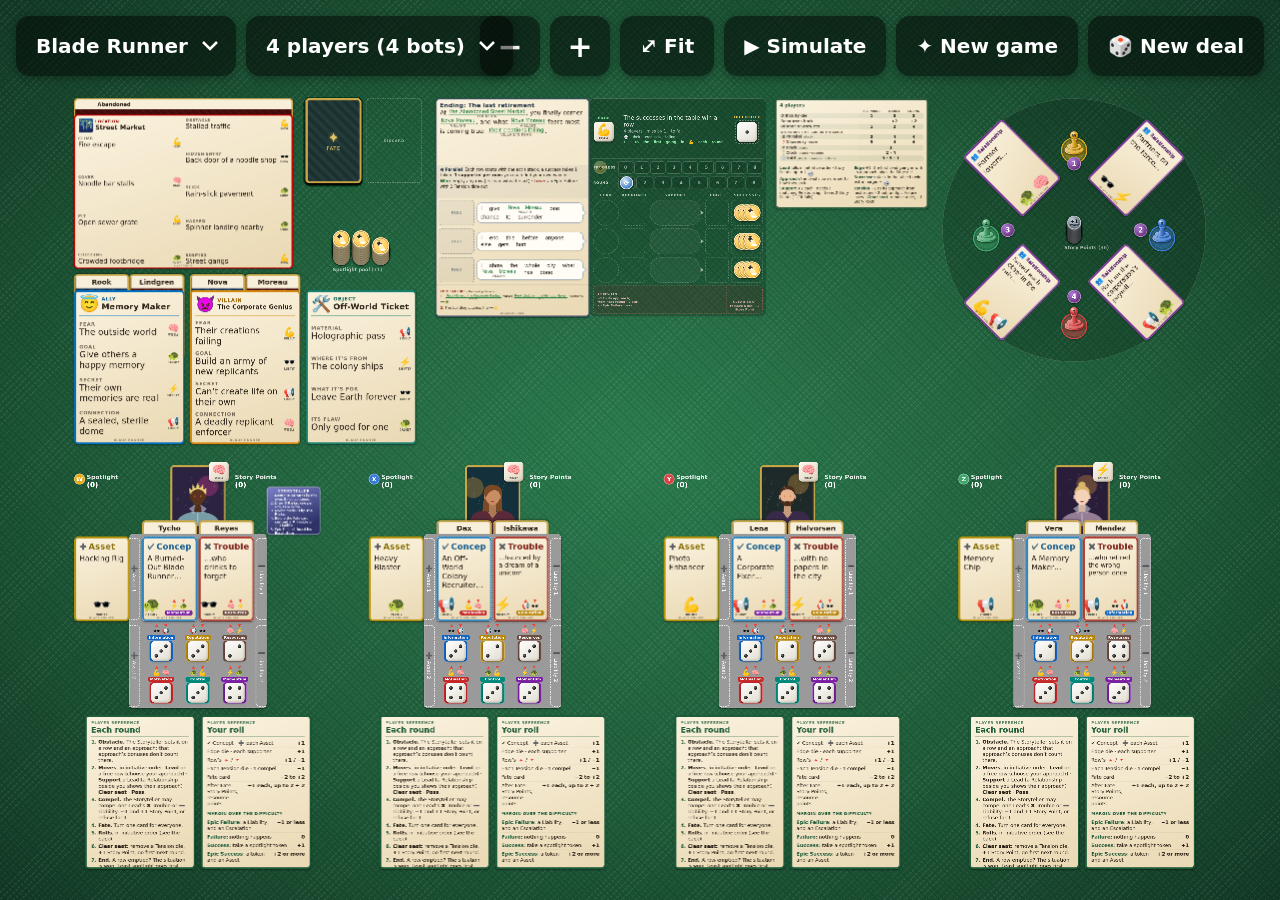
<file: index.html>
<!doctype html>
<html lang="en">
<head>
  <meta charset="utf-8">
  <meta name="viewport" content="width=device-width, initial-scale=1, maximum-scale=1, user-scalable=no">
  <title>Card RPG – Playtest Table</title>
  <link rel="preconnect" href="https://fonts.googleapis.com">
  <link rel="preconnect" href="https://fonts.gstatic.com" crossorigin>
  <link href="https://fonts.googleapis.com/css2?family=Roboto+Condensed:wght@700;800&display=swap" rel="stylesheet">
  <link rel="stylesheet" href="style.css">
</head>
<body>
  <div id="table"><div id="world"></div></div>

  <div id="theme-hud">
    <div id="set-picker">
      <button id="set-btn" type="button" aria-haspopup="true" aria-label="Card sets">Blade Runner</button>
      <div id="set-menu" role="group" aria-label="Card sets" hidden></div>
    </div>
    <select id="players-select" aria-label="Number of players"></select>
  </div>

  <div id="hud">
    <button id="zoom-out-btn" type="button" aria-label="Zoom out">−</button>
    <button id="zoom-in-btn" type="button" aria-label="Zoom in">+</button>
    <button id="fit-btn" type="button">⤢ Fit</button>
    <button id="sim-btn" type="button">▶ Simulate</button>
    <button id="new-game-btn" type="button">✦ New game</button>
    <button id="start-game-btn" type="button" hidden disabled>▶ Start game</button>
    <button id="reset-btn" type="button">🎲 New deal</button>
  </div>

  <div id="sim-panel" hidden>
    <div class="sim-head">
      <span>Gameplay simulator</span>
      <button id="sim-close" type="button" aria-label="Close simulator">✕</button>
    </div>
    <!-- Buttons stay put at the top while the step text below changes length. -->
    <div class="sim-buttons">
      <button id="sim-step" type="button">Step ▶</button>
      <button id="sim-auto" type="button">Auto ⏵</button>
      <button id="sim-restart" type="button">↺ New game</button>
    </div>
    <label class="sim-option"><input id="sim-follow" type="checkbox" checked> Camera follows each step</label>
    <div class="sim-current">
      <div class="sim-title"></div>
      <div class="sim-text"></div>
    </div>
    <details class="sim-rules"><summary>Rules used</summary><ol></ol></details>
    <ol class="sim-log"></ol>
  </div>

  <div id="menu-backdrop" hidden></div>
  <div id="die-menu" hidden>
    <button class="roll-btn" type="button">🎲 Roll</button>
    <div class="menu-label">or set face</div>
    <div class="faces"></div>
  </div>

  <script src="data.js"></script>
  <script src="blade-runner.js"></script>
  <script src="ghostbusters.js"></script>
  <script src="star-wars.js"></script>
  <script src="lord-of-the-rings.js"></script>
  <script src="marvel.js"></script>
  <script src="table.js"></script>
  <script src="portraits.js"></script>
  <script src="rules.js"></script>
  <script src="deal.js"></script>
  <script src="sim.js"></script>
</body>
</html>
</file>
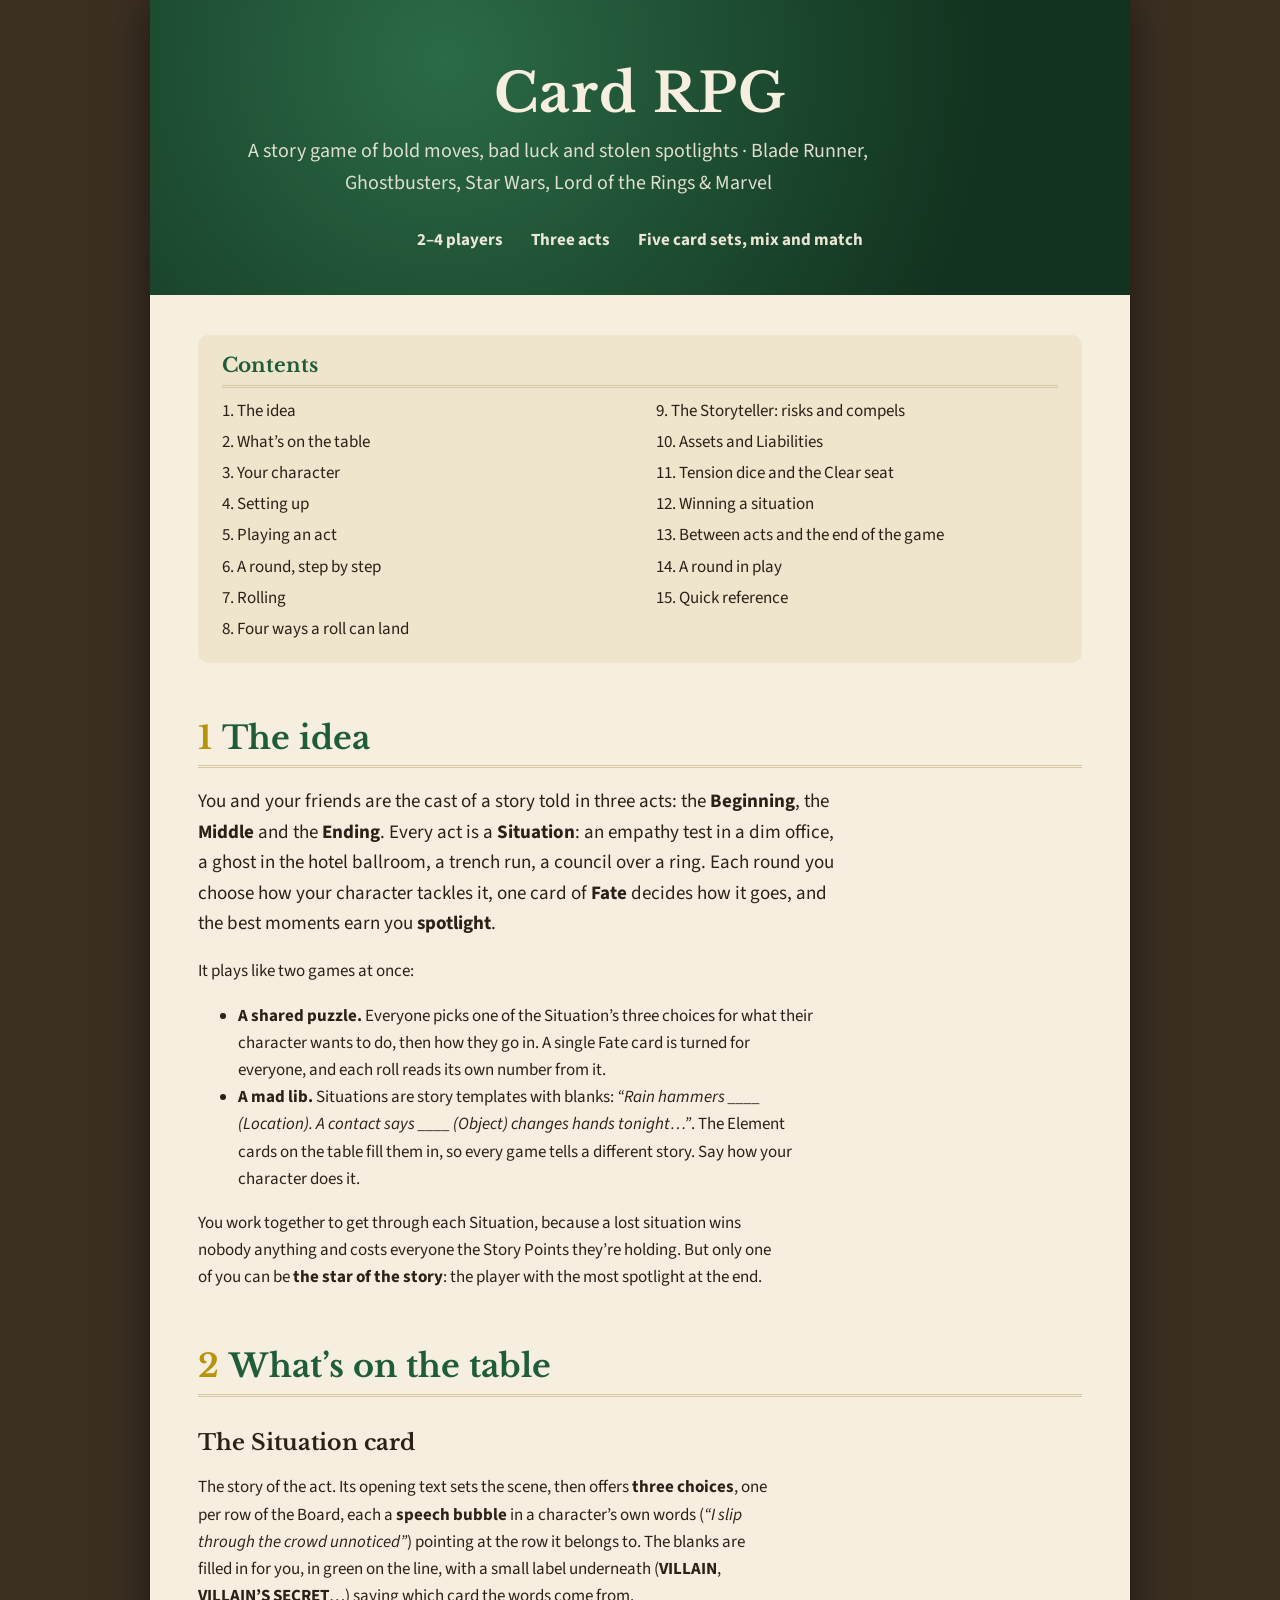
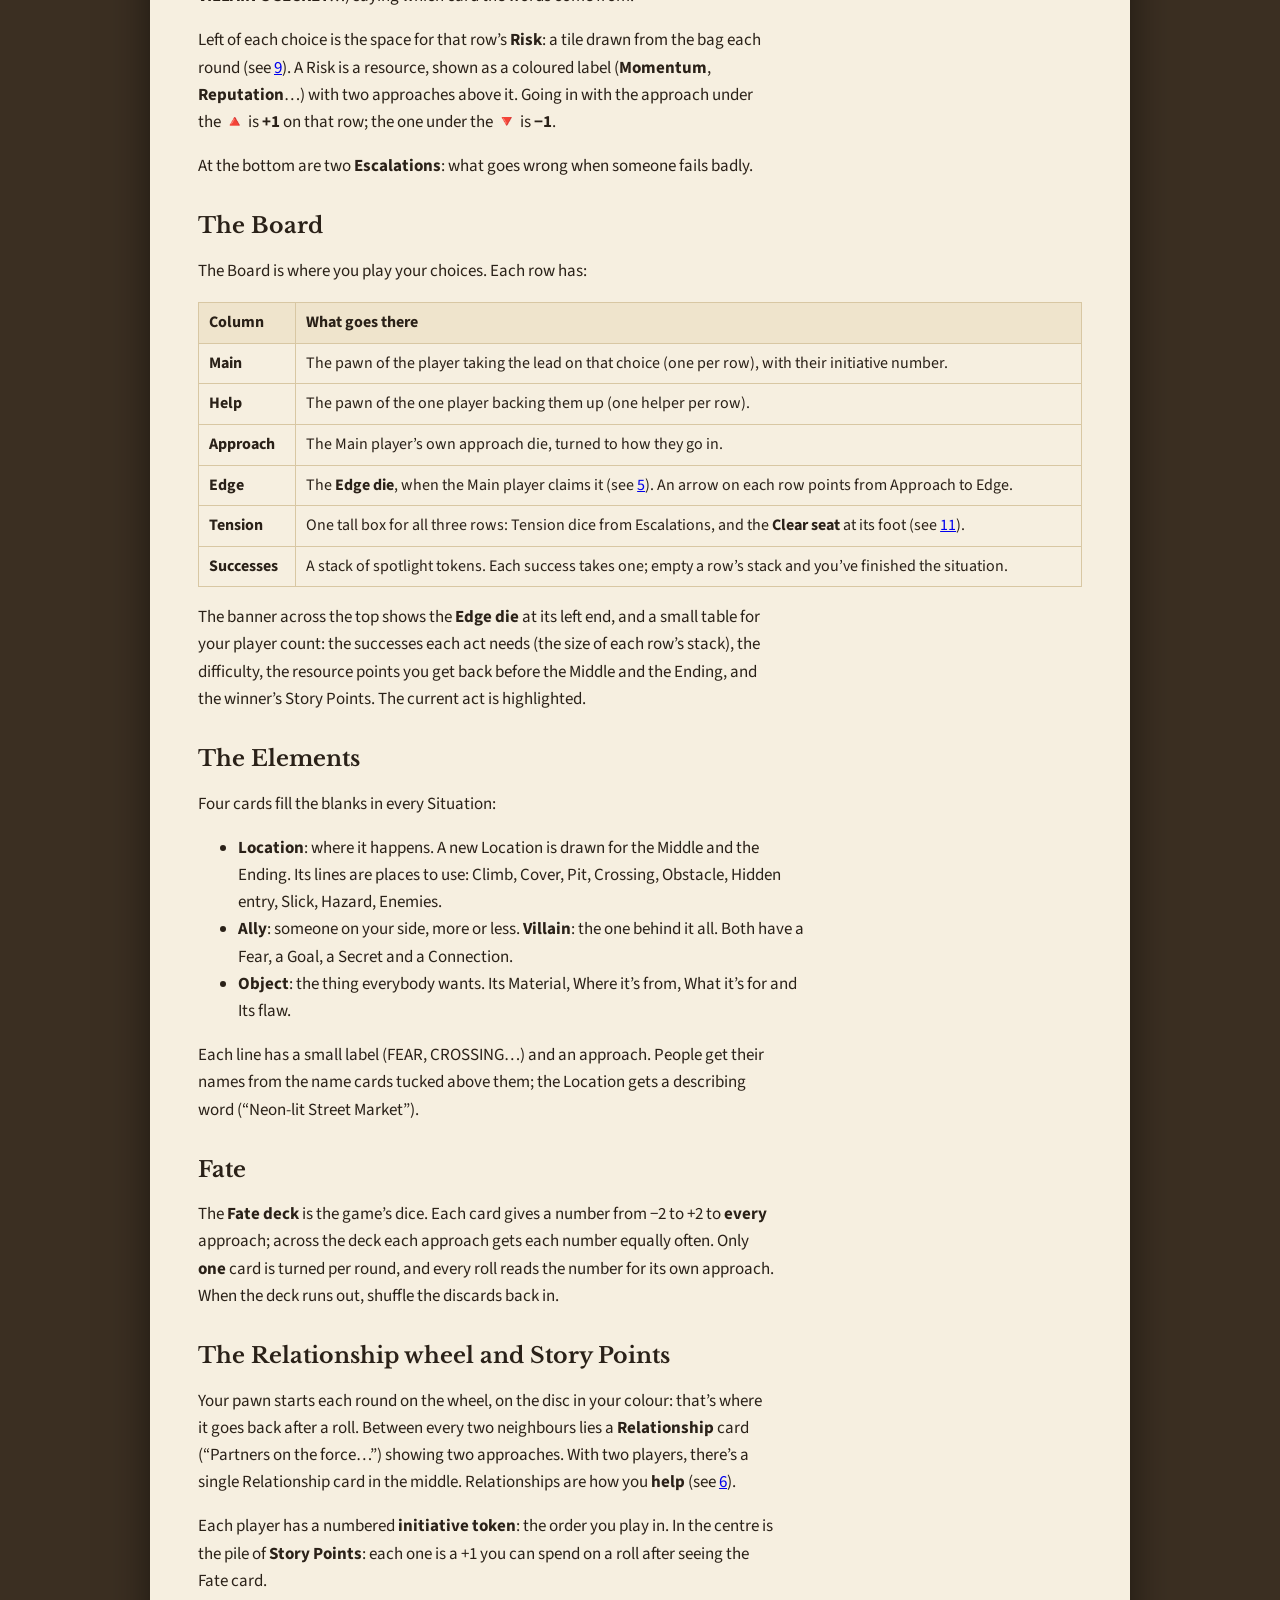
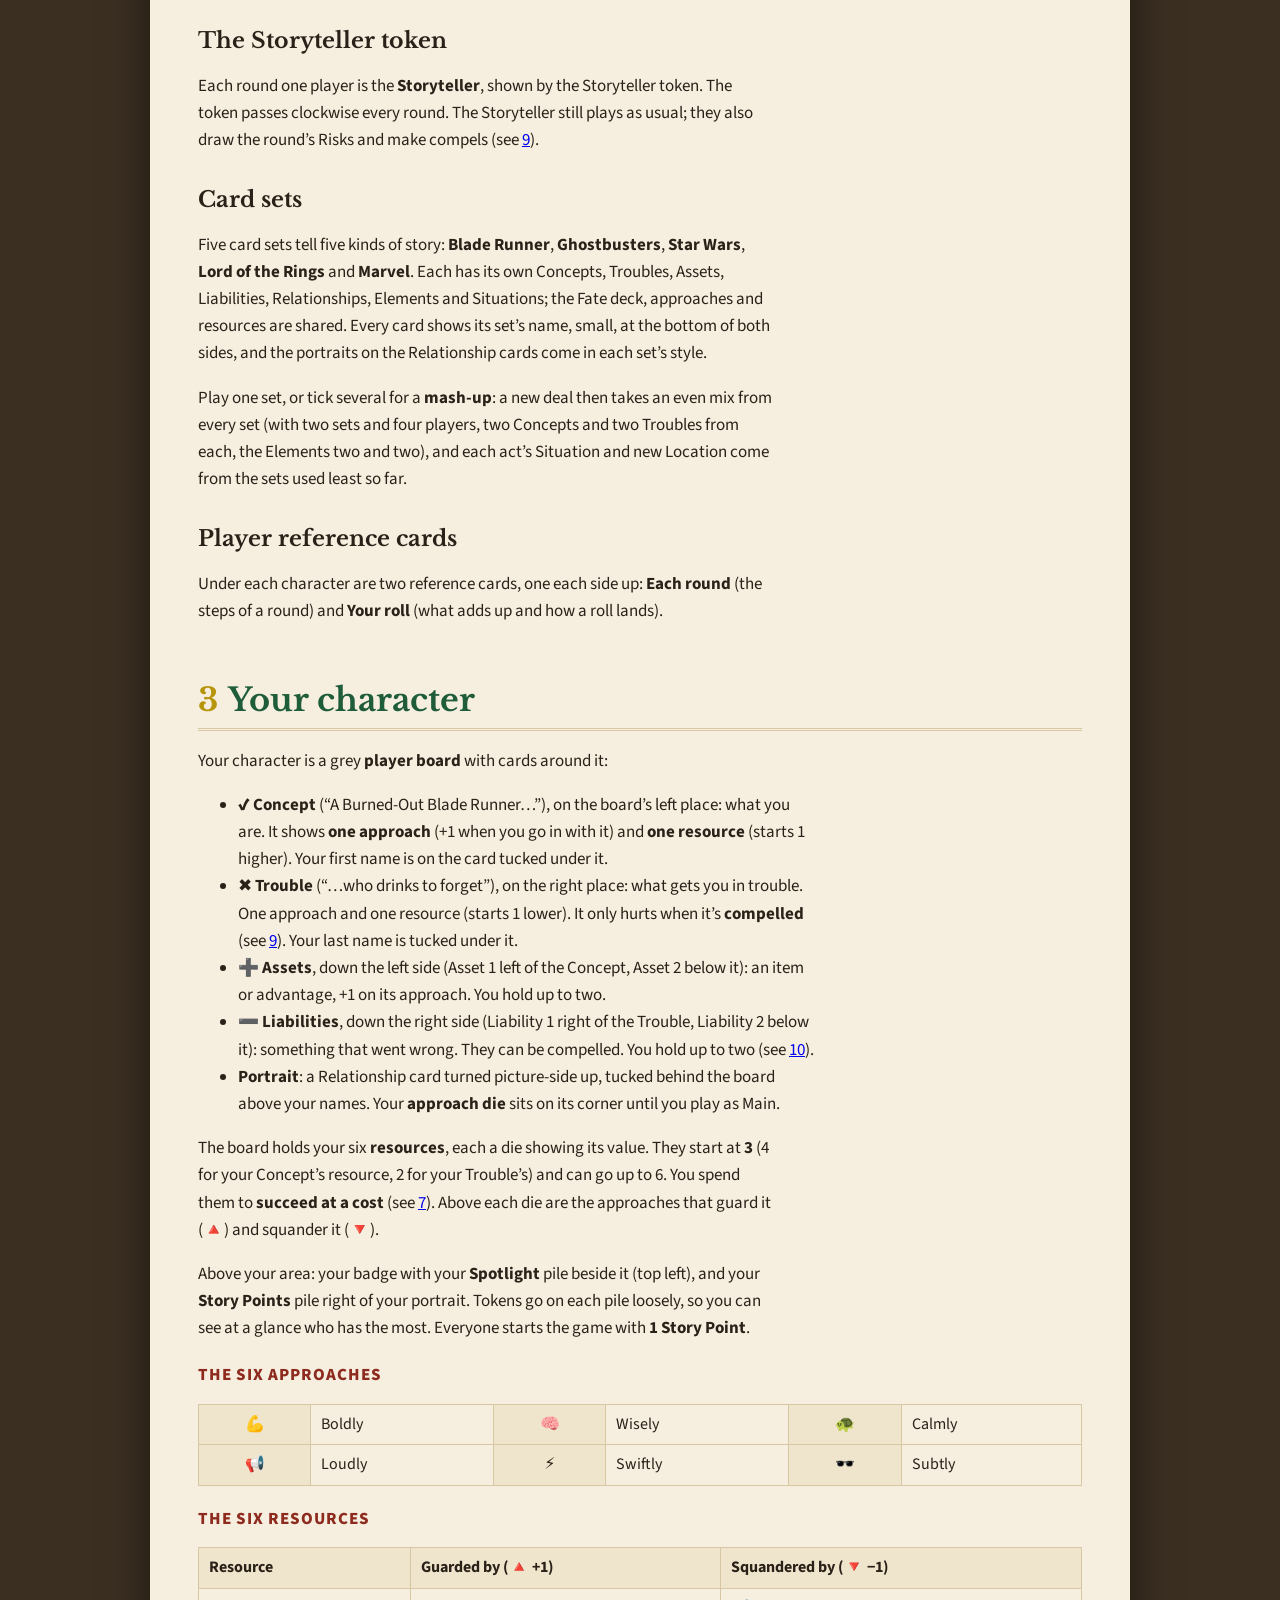
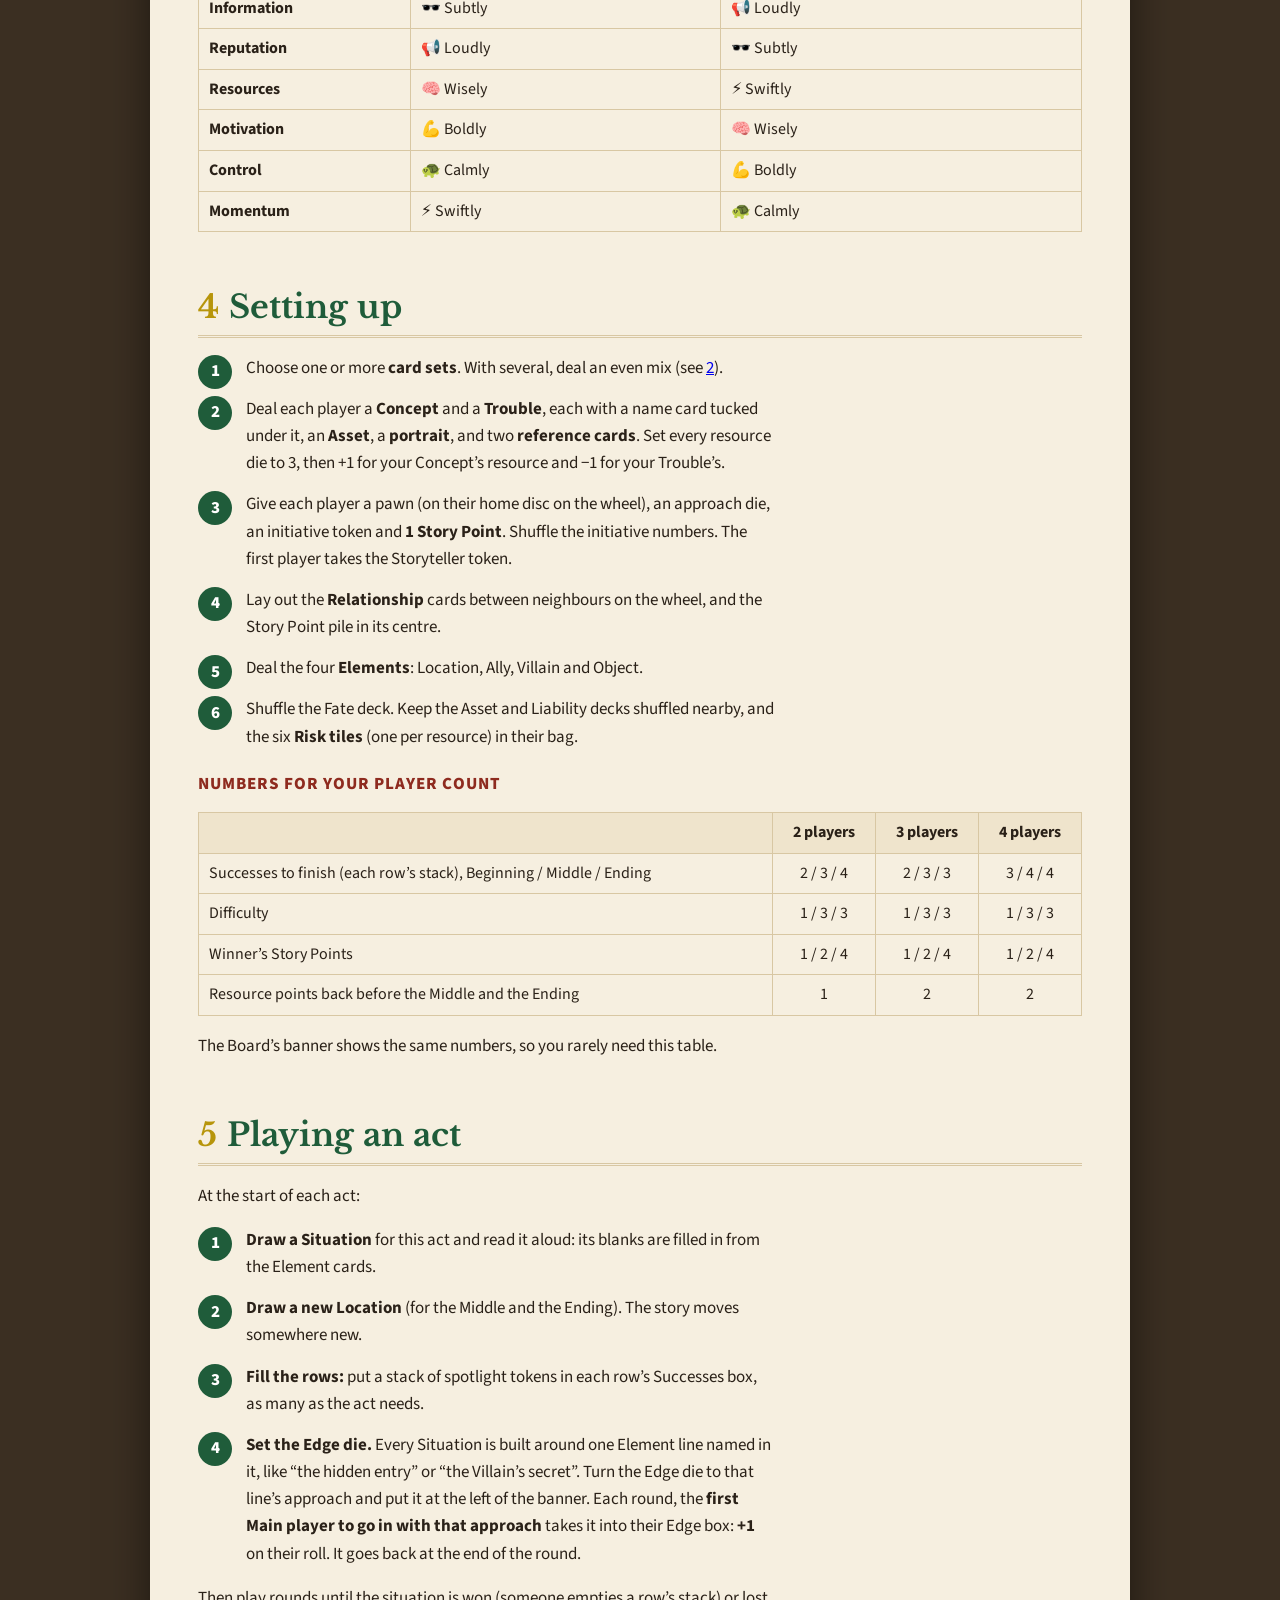
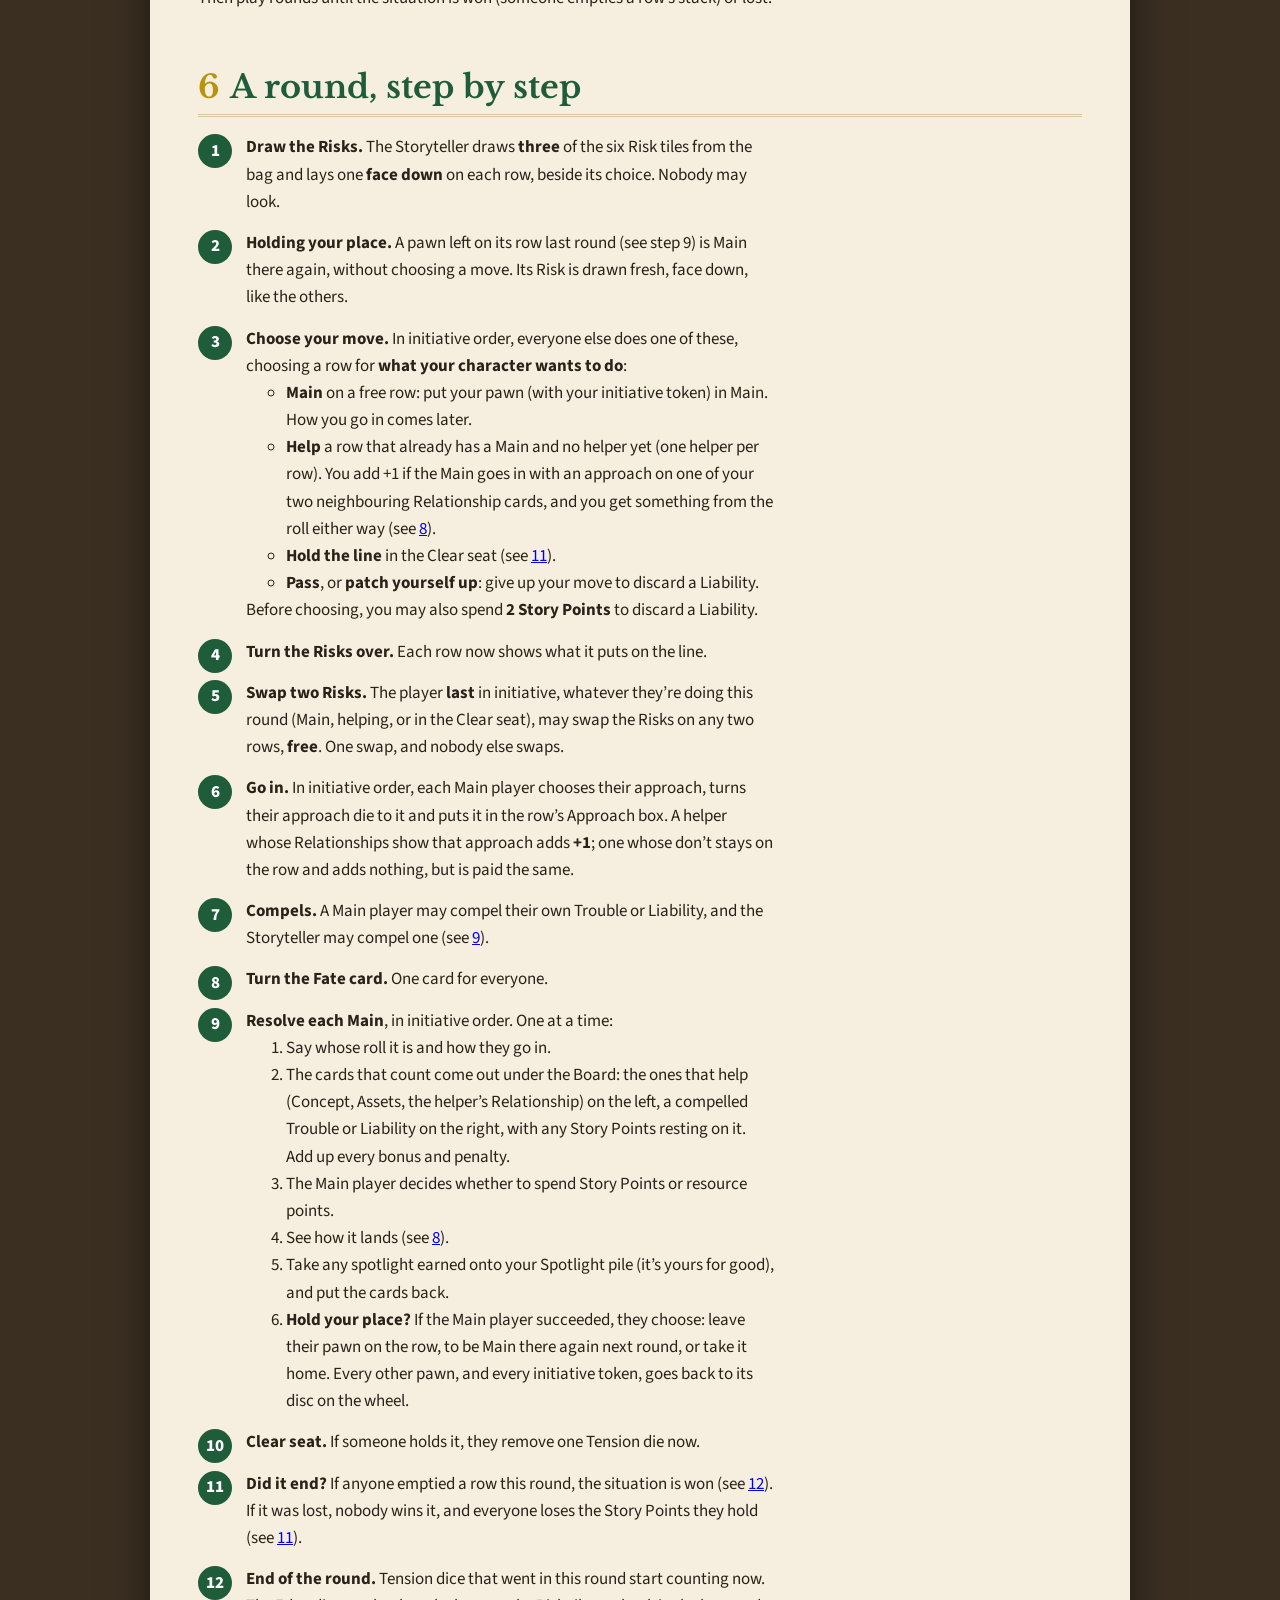
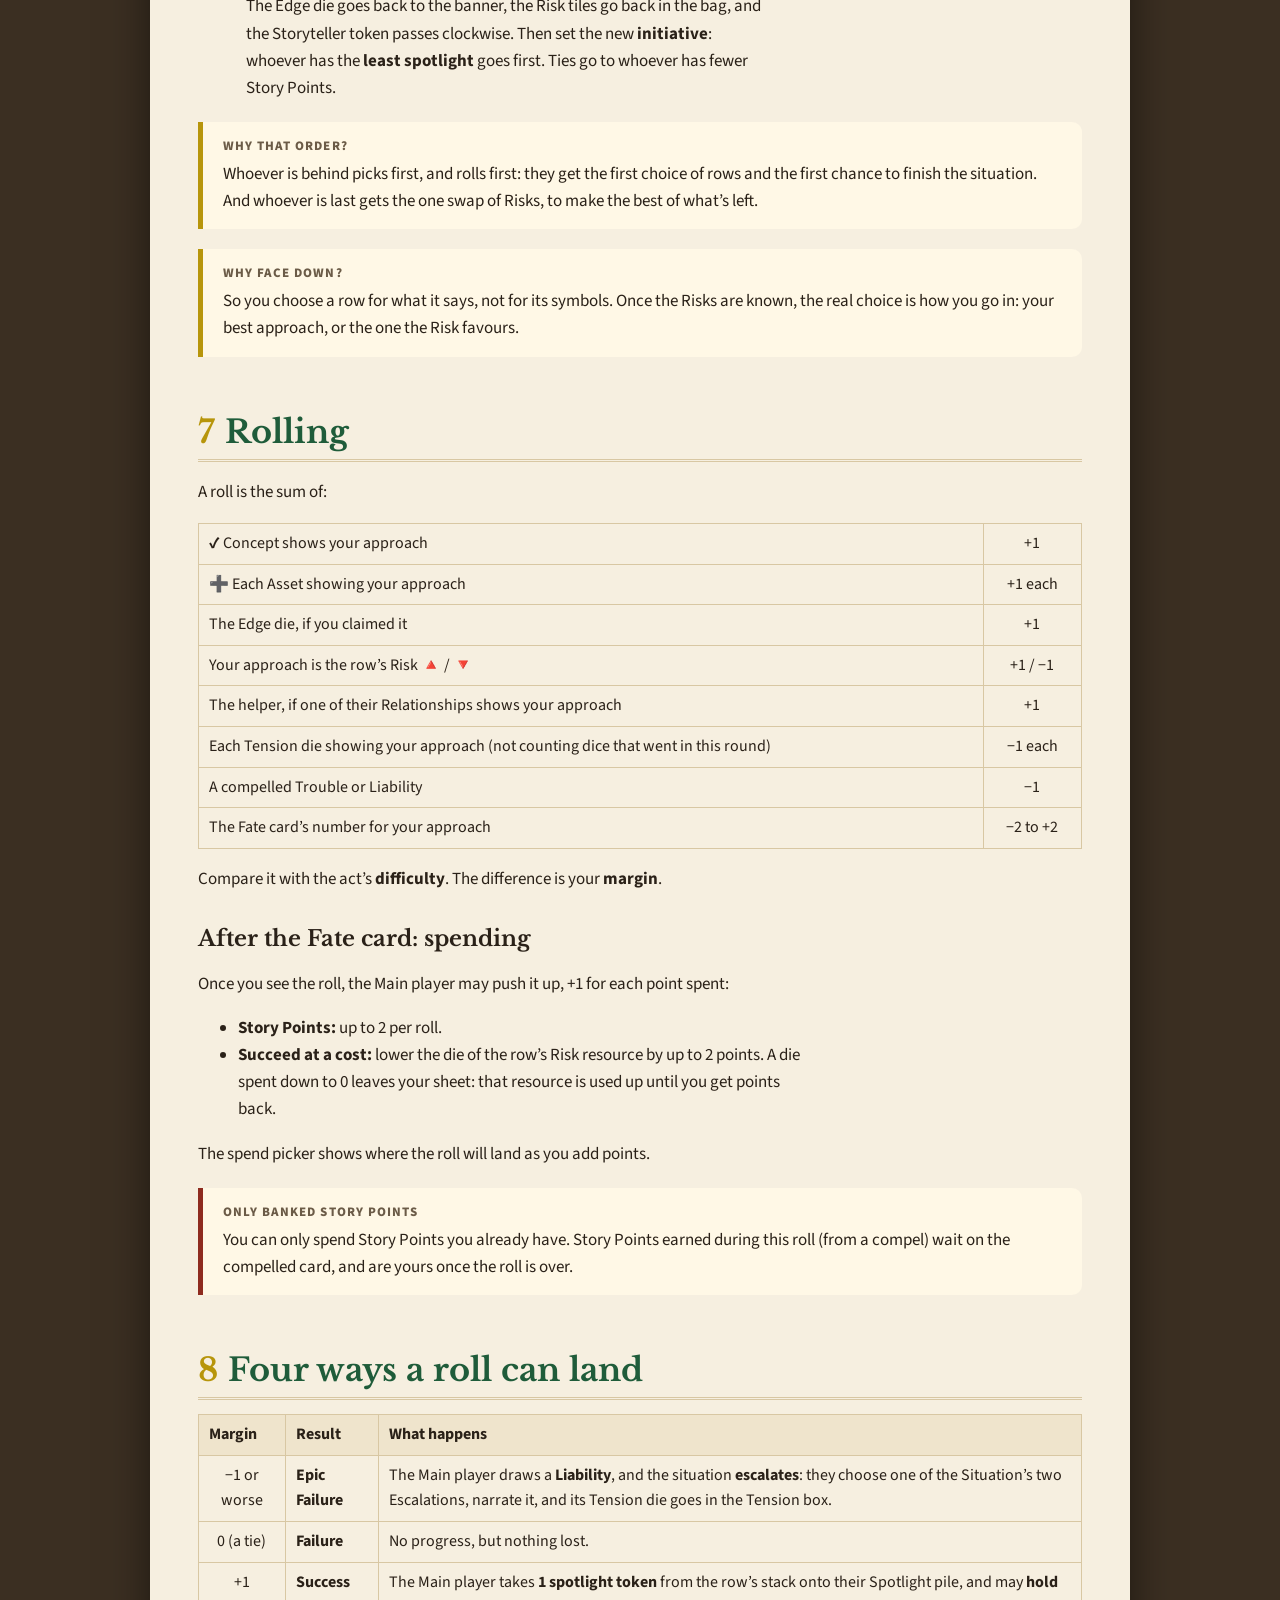
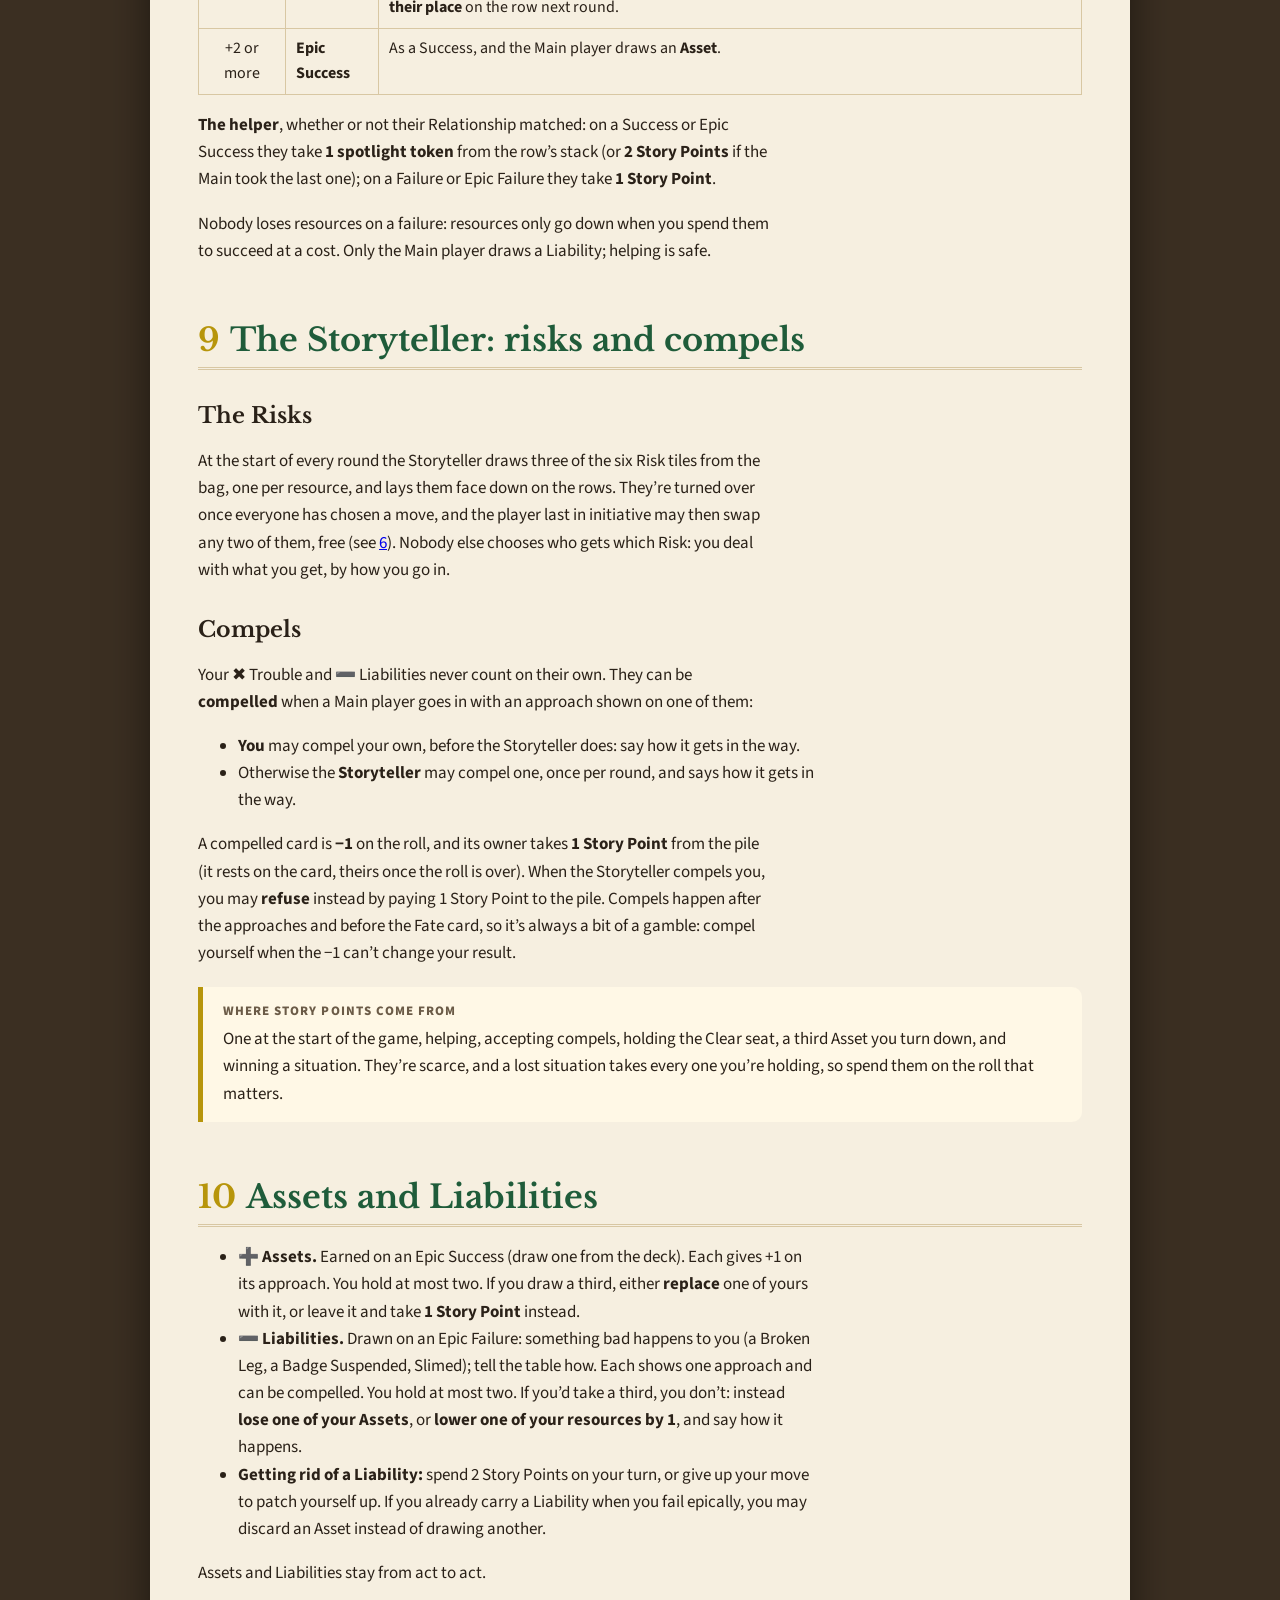
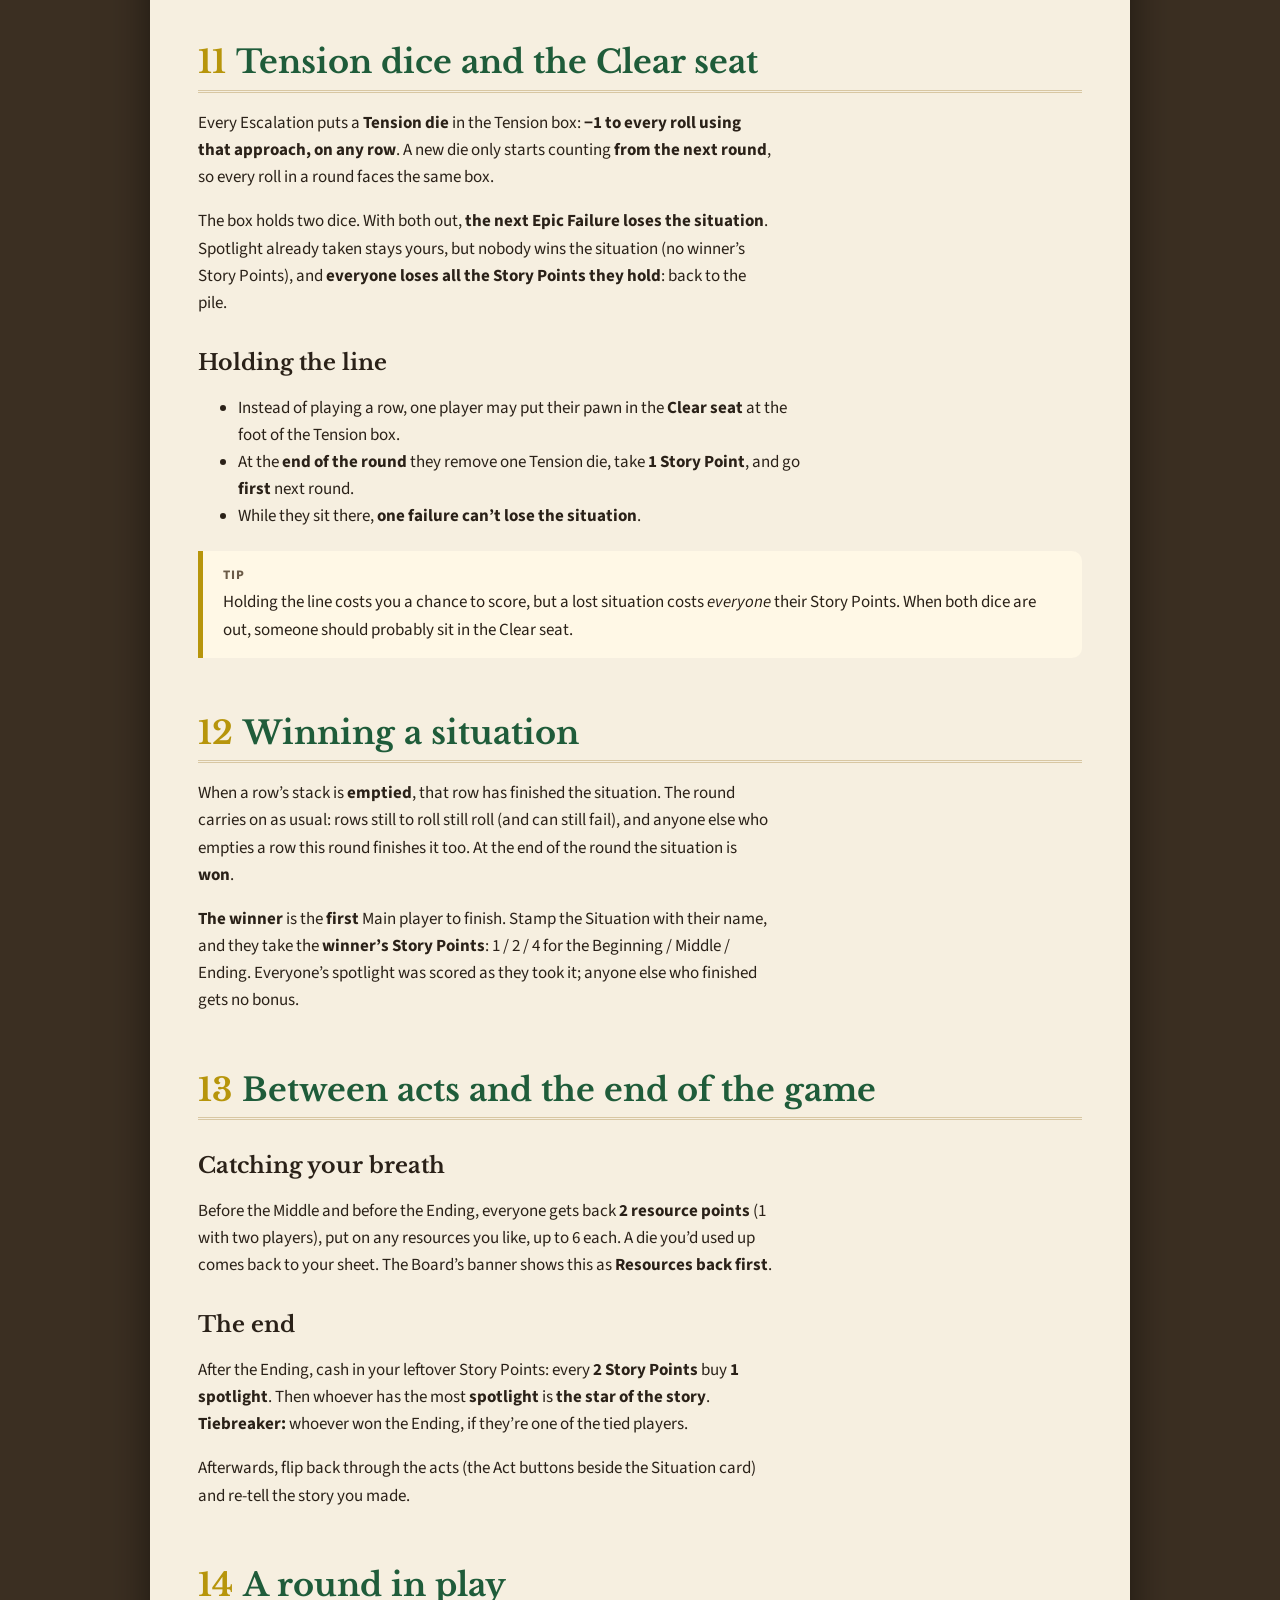
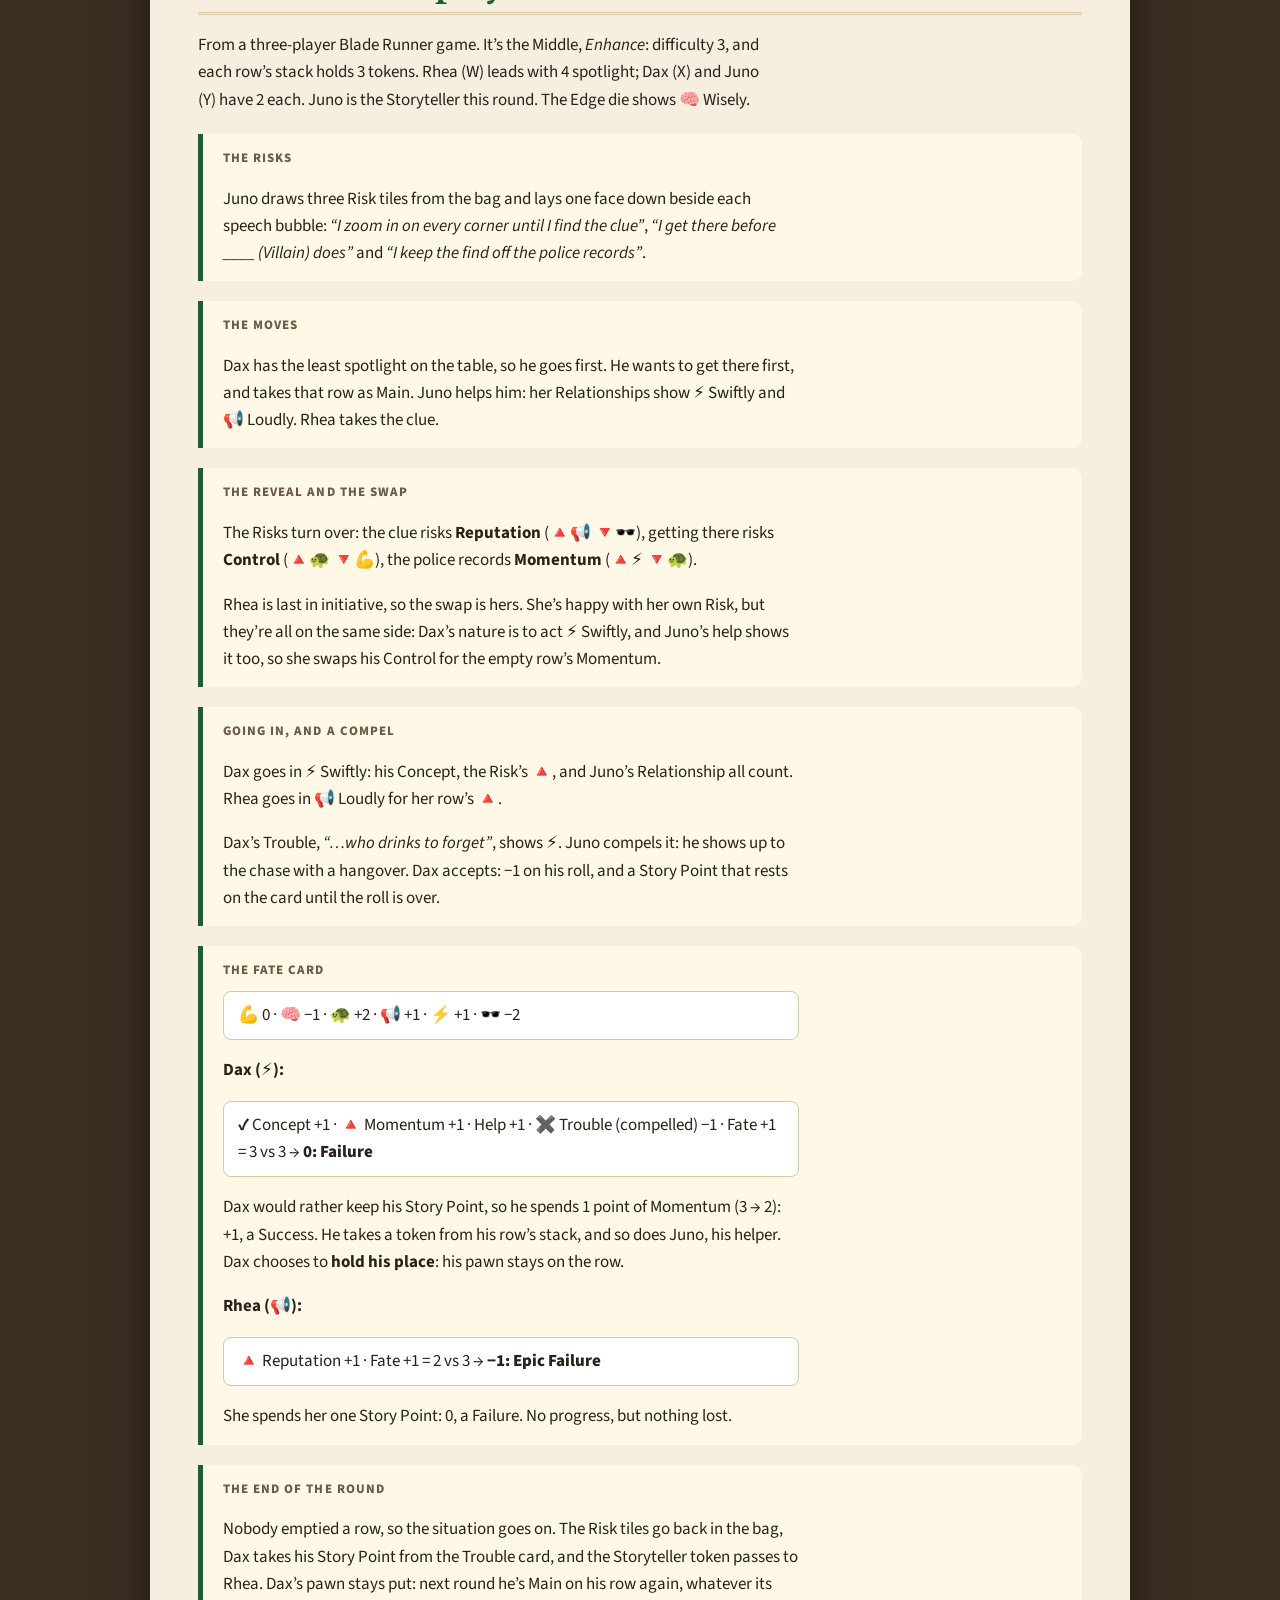
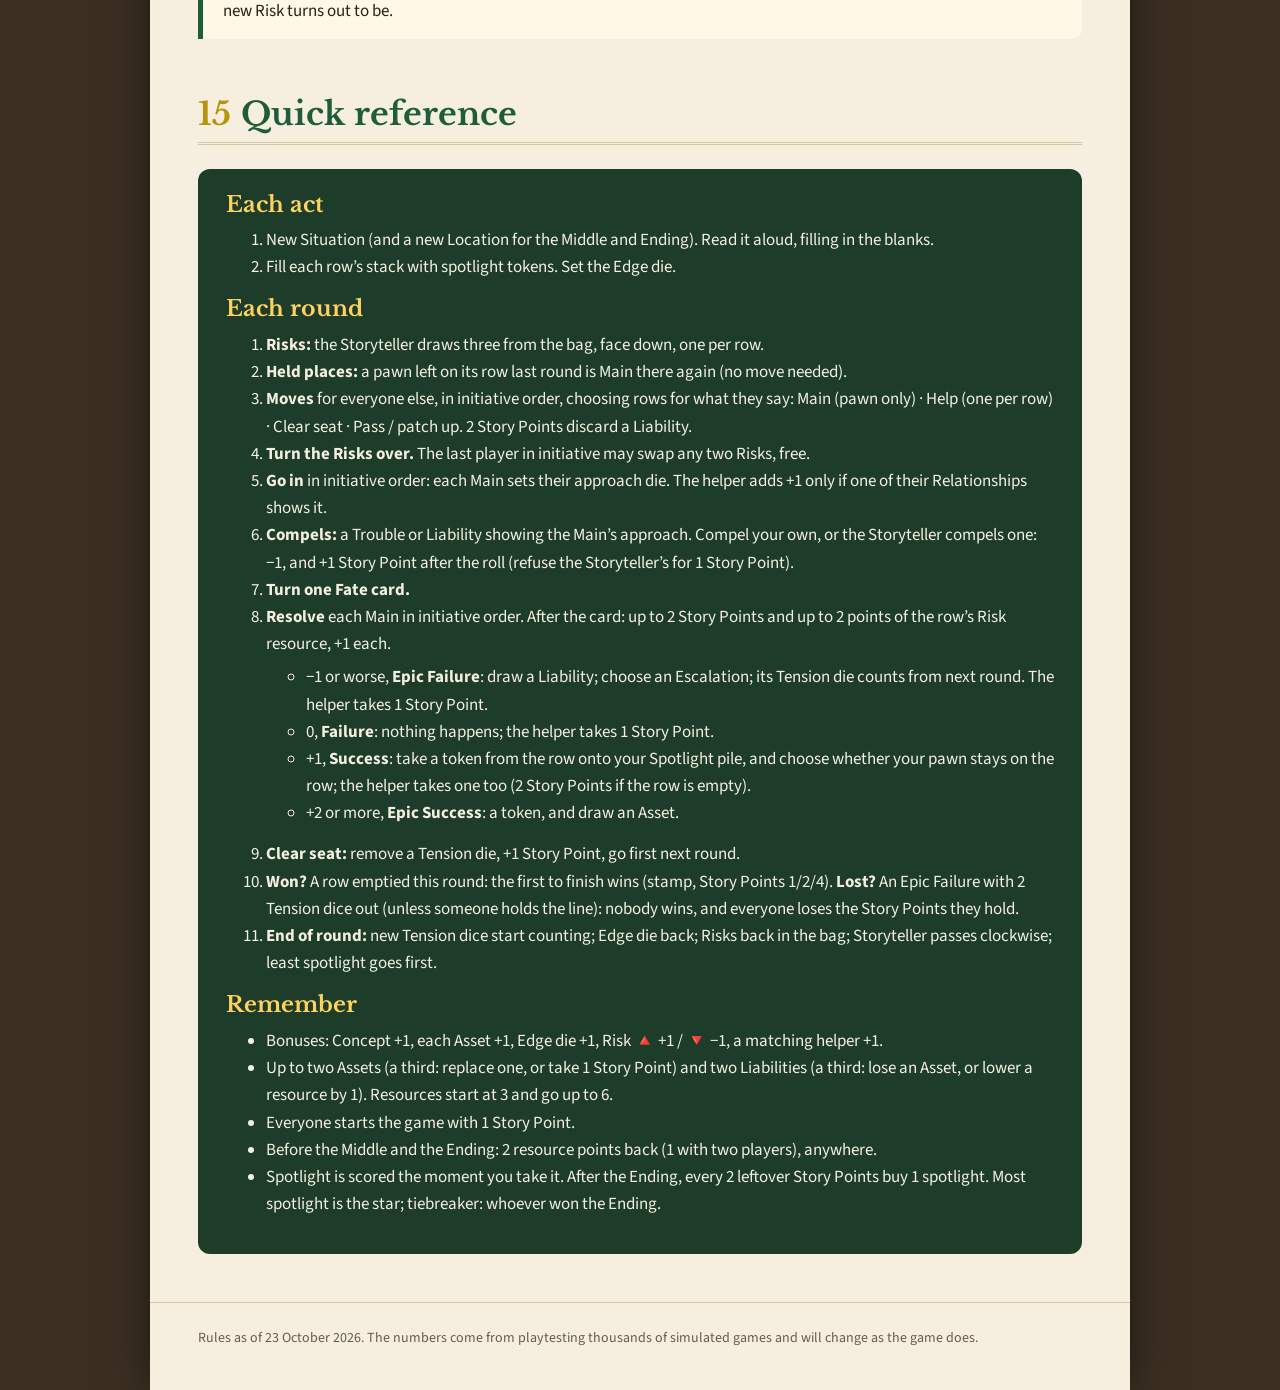
<file: manual.html>
<!doctype html>
<html lang="en">
<head>
<meta charset="utf-8">
<meta name="viewport" content="width=device-width, initial-scale=1">
<title>Card RPG Rulebook</title>
<link rel="preconnect" href="https://fonts.googleapis.com">
<link href="https://fonts.googleapis.com/css2?family=Libre+Baskerville:ital,wght@0,400;0,700;1,400&family=Source+Sans+3:wght@400;600;700;800&display=swap" rel="stylesheet">
<style>
  :root {
    --paper: #f6efe0;
    --paper-2: #efe4cc;
    --ink: #2a2118;
    --muted: #6b5b47;
    --accent: #8e2b1f;
    --green: #1f5c3a;
    --gold: #b7950b;
    --rule: #d8c7a3;
    --callout: #fff8e6;
  }
  * { box-sizing: border-box; }
  html { background: #3b2f22; }
  body {
    margin: 0 auto;
    max-width: 980px;
    background: var(--paper);
    color: var(--ink);
    font: 17px/1.6 "Source Sans 3", system-ui, sans-serif;
    box-shadow: 0 0 40px rgba(0, 0, 0, 0.5);
  }
  header.cover {
    padding: 64px 48px 40px;
    background: radial-gradient(circle at 30% 20%, #2b6b47, #12331f 75%);
    color: #f6efe0;
    text-align: center;
  }
  header.cover h1 {
    margin: 0;
    font: 700 54px/1.1 "Libre Baskerville", Georgia, serif;
    letter-spacing: 0.02em;
  }
  header.cover p.tag { margin: 12px 0 28px; font-size: 20px; opacity: 0.9; }
  header.cover img { width: 100%; border-radius: 10px; box-shadow: 0 10px 30px rgba(0, 0, 0, 0.5); }
  header.cover .facts { display: flex; justify-content: center; gap: 28px; flex-wrap: wrap; margin-top: 22px; font-weight: 700; }
  header.cover .facts span { opacity: 0.95; }

  main { padding: 8px 48px 48px; }
  nav.toc {
    margin: 32px 0;
    padding: 18px 24px;
    background: var(--paper-2);
    border-radius: 10px;
    columns: 2;
    column-gap: 32px;
  }
  nav.toc h2 { column-span: all; margin: 0 0 8px; font-size: 20px; }
  nav.toc a { display: block; color: var(--ink); text-decoration: none; padding: 2px 0; }
  nav.toc a:hover { color: var(--accent); }

  h2 {
    font: 700 32px/1.2 "Libre Baskerville", Georgia, serif;
    color: var(--green);
    margin: 56px 0 12px;
    padding-bottom: 8px;
    border-bottom: 3px double var(--rule);
  }
  h2 .num { color: var(--gold); margin-right: 10px; }
  h3 { font: 700 22px/1.3 "Libre Baskerville", Georgia, serif; margin: 32px 0 8px; color: var(--ink); }
  h4 { font-weight: 800; font-size: 17px; margin: 20px 0 4px; text-transform: uppercase; letter-spacing: 0.06em; color: var(--accent); }
  p, li { max-width: 72ch; }
  b, strong { font-weight: 700; }
  .lead { font-size: 19px; }

  figure { margin: 22px 0; text-align: center; }
  figure img { max-width: 100%; border-radius: 10px; box-shadow: 0 4px 18px rgba(0, 0, 0, 0.25); }
  figure.small img { max-width: 360px; }
  figure.mid img { max-width: 560px; }
  figcaption { margin-top: 8px; font-size: 15px; color: var(--muted); font-style: italic; }

  .split { display: grid; grid-template-columns: minmax(0, 1fr) minmax(0, 1fr); gap: 28px; align-items: start; }
  .split.wide-left { grid-template-columns: minmax(0, 1.4fr) minmax(0, 1fr); }
  .split figure { margin-top: 6px; }

  .callout {
    margin: 20px 0;
    padding: 14px 18px 14px 20px;
    background: var(--callout);
    border-left: 5px solid var(--gold);
    border-radius: 0 10px 10px 0;
  }
  .callout.example { border-left-color: var(--green); }
  .callout.important { border-left-color: var(--accent); }
  .callout > :first-child { margin-top: 0; }
  .callout > :last-child { margin-bottom: 0; }
  .callout .label { font-weight: 800; text-transform: uppercase; letter-spacing: 0.08em; font-size: 13px; color: var(--muted); display: block; margin-bottom: 4px; }

  table { border-collapse: collapse; margin: 14px 0; width: 100%; font-size: 16px; }
  th, td { border: 1px solid var(--rule); padding: 7px 10px; text-align: left; vertical-align: top; }
  th { background: var(--paper-2); }
  td.c, th.c { text-align: center; }

  ol.steps { counter-reset: step; list-style: none; padding-left: 0; }
  ol.steps > li { counter-increment: step; position: relative; padding-left: 48px; margin: 14px 0; }
  ol.steps > li::before {
    content: counter(step);
    position: absolute; left: 0; top: 0;
    width: 34px; height: 34px; border-radius: 50%;
    background: var(--green); color: #fff; font-weight: 800;
    display: grid; place-items: center;
  }

  .shapes { font-size: 20px; letter-spacing: 0.1em; }
  .roll { font-family: "Source Sans 3", sans-serif; background: #fff; border: 1px solid var(--rule); border-radius: 8px; padding: 10px 14px; margin: 10px 0; }
  .roll .total { font-weight: 800; }
  .quickref { background: #1d3d2a; color: #f6efe0; border-radius: 12px; padding: 22px 28px; margin-top: 24px; }
  .quickref h3 { color: #ffd25e; margin-top: 0; }
  .quickref ol, .quickref ul { margin: 6px 0 14px; }
  .quickref li { max-width: none; }
  footer { padding: 24px 48px 40px; color: var(--muted); font-size: 14px; border-top: 1px solid var(--rule); }

  @media (max-width: 760px) {
    main, header.cover, footer { padding-left: 18px; padding-right: 18px; }
    header.cover h1 { font-size: 38px; }
    .split, .split.wide-left { grid-template-columns: 1fr; }
    nav.toc { columns: 1; }
  }
  @media print {
    html { background: #fff; }
    body { box-shadow: none; max-width: none; }
    h2 { break-before: page; }
    figure, .callout, table { break-inside: avoid; }
  }
</style>
</head>
<body>

<header class="cover">
  <h1>Card RPG</h1>
  <p class="tag">A story game of bold moves, bad luck and stolen spotlights · Blade Runner, Ghostbusters, Star Wars, Lord of the Rings &amp; Marvel</p>
  <div class="facts"><span>2–4 players</span><span>Three acts</span><span>Five card sets, mix and match</span></div>
</header>

<main>

<nav class="toc">
  <h2>Contents</h2>
  <a href="#idea">1. The idea</a>
  <a href="#table">2. What’s on the table</a>
  <a href="#characters">3. Your character</a>
  <a href="#setup">4. Setting up</a>
  <a href="#act">5. Playing an act</a>
  <a href="#round">6. A round, step by step</a>
  <a href="#roll">7. Rolling</a>
  <a href="#results">8. Four ways a roll can land</a>
  <a href="#storyteller">9. The Storyteller: risks and compels</a>
  <a href="#cards">10. Assets and Liabilities</a>
  <a href="#tension">11. Tension dice and the Clear seat</a>
  <a href="#winning">12. Winning a situation</a>
  <a href="#end">13. Between acts and the end of the game</a>
  <a href="#example">14. A round in play</a>
  <a href="#quick">15. Quick reference</a>
</nav>

<!-- ==================================================================== -->
<h2 id="idea"><span class="num">1</span>The idea</h2>

<p class="lead">You and your friends are the cast of a story told in three acts: the <b>Beginning</b>, the <b>Middle</b> and the <b>Ending</b>. Every act is a <b>Situation</b>: an empathy test in a dim office, a ghost in the hotel ballroom, a trench run, a council over a ring. Each round you choose how your character tackles it, one card of <b>Fate</b> decides how it goes, and the best moments earn you <b>spotlight</b>.</p>

<p>It plays like two games at once:</p>
<ul>
  <li><b>A shared puzzle.</b> Everyone picks one of the Situation’s three choices for what their character wants to do, then how they go in. A single Fate card is turned for everyone, and each roll reads its own number from it.</li>
  <li><b>A mad lib.</b> Situations are story templates with blanks: <i>“Rain hammers ____ (Location). A contact says ____ (Object) changes hands tonight…”</i>. The Element cards on the table fill them in, so every game tells a different story. Say how your character does it.</li>
</ul>

<p>You work together to get through each Situation, because a lost situation wins nobody anything and costs everyone the Story Points they’re holding. But only one of you can be <b>the star of the story</b>: the player with the most spotlight at the end.</p>

<!-- ==================================================================== -->
<h2 id="table"><span class="num">2</span>What’s on the table</h2>

<h3>The Situation card</h3>
<p>The story of the act. Its opening text sets the scene, then offers <b>three choices</b>, one per row of the Board, each a <b>speech bubble</b> in a character’s own words (<i>“I slip through the crowd unnoticed”</i>) pointing at the row it belongs to. The blanks are filled in for you, in green on the line, with a small label underneath (<b>VILLAIN</b>, <b>VILLAIN’S SECRET</b>…) saying which card the words come from.</p>
<p>Left of each choice is the space for that row’s <b>Risk</b>: a tile drawn from the bag each round (see <a href="#storyteller">9</a>). A Risk is a resource, shown as a coloured label (<b>Momentum</b>, <b>Reputation</b>…) with two approaches above it. Going in with the approach under the <b>🔺</b> is <b>+1</b> on that row; the one under the <b>🔻</b> is <b>−1</b>.</p>
<p>At the bottom are two <b>Escalations</b>: what goes wrong when someone fails badly.</p>

<h3>The Board</h3>
<p>The Board is where you play your choices. Each row has:</p>
<table>
  <tr><th>Column</th><th>What goes there</th></tr>
  <tr><td><b>Main</b></td><td>The pawn of the player taking the lead on that choice (one per row), with their initiative number.</td></tr>
  <tr><td><b>Help</b></td><td>The pawn of the one player backing them up (one helper per row).</td></tr>
  <tr><td><b>Approach</b></td><td>The Main player’s own approach die, turned to how they go in.</td></tr>
  <tr><td><b>Edge</b></td><td>The <b>Edge die</b>, when the Main player claims it (see <a href="#act">5</a>). An arrow on each row points from Approach to Edge.</td></tr>
  <tr><td><b>Tension</b></td><td>One tall box for all three rows: Tension dice from Escalations, and the <b>Clear seat</b> at its foot (see <a href="#tension">11</a>).</td></tr>
  <tr><td><b>Successes</b></td><td>A stack of spotlight tokens. Each success takes one; empty a row’s stack and you’ve finished the situation.</td></tr>
</table>
<p>The banner across the top shows the <b>Edge die</b> at its left end, and a small table for your player count: the successes each act needs (the size of each row’s stack), the difficulty, the resource points you get back before the Middle and the Ending, and the winner’s Story Points. The current act is highlighted.</p>

<h3>The Elements</h3>
<p>Four cards fill the blanks in every Situation:</p>
<ul>
  <li><b>Location</b>: where it happens. A new Location is drawn for the Middle and the Ending. Its lines are places to use: Climb, Cover, Pit, Crossing, Obstacle, Hidden entry, Slick, Hazard, Enemies.</li>
  <li><b>Ally</b>: someone on your side, more or less. <b>Villain</b>: the one behind it all. Both have a Fear, a Goal, a Secret and a Connection.</li>
  <li><b>Object</b>: the thing everybody wants. Its Material, Where it’s from, What it’s for and Its flaw.</li>
</ul>
<p>Each line has a small label (FEAR, CROSSING…) and an approach. People get their names from the name cards tucked above them; the Location gets a describing word (“Neon-lit Street Market”).</p>

<h3>Fate</h3>
<p>The <b>Fate deck</b> is the game’s dice. Each card gives a number from −2 to +2 to <b>every</b> approach; across the deck each approach gets each number equally often. Only <b>one</b> card is turned per round, and every roll reads the number for its own approach. When the deck runs out, shuffle the discards back in.</p>

<h3>The Relationship wheel and Story Points</h3>
<p>Your pawn starts each round on the wheel, on the disc in your colour: that’s where it goes back after a roll. Between every two neighbours lies a <b>Relationship</b> card (“Partners on the force…”) showing two approaches. With two players, there’s a single Relationship card in the middle. Relationships are how you <b>help</b> (see <a href="#round">6</a>).</p>
<p>Each player has a numbered <b>initiative token</b>: the order you play in. In the centre is the pile of <b>Story Points</b>: each one is a +1 you can spend on a roll after seeing the Fate card.</p>

<h3>The Storyteller token</h3>
<p>Each round one player is the <b>Storyteller</b>, shown by the Storyteller token. The token passes clockwise every round. The Storyteller still plays as usual; they also draw the round’s Risks and make compels (see <a href="#storyteller">9</a>).</p>

<h3>Card sets</h3>
<p>Five card sets tell five kinds of story: <b>Blade Runner</b>, <b>Ghostbusters</b>, <b>Star Wars</b>, <b>Lord of the Rings</b> and <b>Marvel</b>. Each has its own Concepts, Troubles, Assets, Liabilities, Relationships, Elements and Situations; the Fate deck, approaches and resources are shared. Every card shows its set’s name, small, at the bottom of both sides, and the portraits on the Relationship cards come in each set’s style.</p>
<p>Play one set, or tick several for a <b>mash-up</b>: a new deal then takes an even mix from every set (with two sets and four players, two Concepts and two Troubles from each, the Elements two and two), and each act’s Situation and new Location come from the sets used least so far.</p>

<h3>Player reference cards</h3>
<p>Under each character are two reference cards, one each side up: <b>Each round</b> (the steps of a round) and <b>Your roll</b> (what adds up and how a roll lands).</p>

<!-- ==================================================================== -->
<h2 id="characters"><span class="num">3</span>Your character</h2>
<p>Your character is a grey <b>player board</b> with cards around it:</p>
<ul>
  <li><b>✔️ Concept</b> (“A Burned-Out Blade Runner…”), on the board’s left place: what you are. It shows <b>one approach</b> (+1 when you go in with it) and <b>one resource</b> (starts 1 higher). Your first name is on the card tucked under it.</li>
  <li><b>✖️ Trouble</b> (“…who drinks to forget”), on the right place: what gets you in trouble. One approach and one resource (starts 1 lower). It only hurts when it’s <b>compelled</b> (see <a href="#storyteller">9</a>). Your last name is tucked under it.</li>
  <li><b>➕ Assets</b>, down the left side (Asset 1 left of the Concept, Asset 2 below it): an item or advantage, +1 on its approach. You hold up to two.</li>
  <li><b>➖ Liabilities</b>, down the right side (Liability 1 right of the Trouble, Liability 2 below it): something that went wrong. They can be compelled. You hold up to two (see <a href="#cards">10</a>).</li>
  <li><b>Portrait</b>: a Relationship card turned picture-side up, tucked behind the board above your names. Your <b>approach die</b> sits on its corner until you play as Main.</li>
</ul>
<p>The board holds your six <b>resources</b>, each a die showing its value. They start at <b>3</b> (4 for your Concept’s resource, 2 for your Trouble’s) and can go up to 6. You spend them to <b>succeed at a cost</b> (see <a href="#roll">7</a>). Above each die are the approaches that guard it (🔺) and squander it (🔻).</p>
<p>Above your area: your badge with your <b>Spotlight</b> pile beside it (top left), and your <b>Story Points</b> pile right of your portrait. Tokens go on each pile loosely, so you can see at a glance who has the most. Everyone starts the game with <b>1 Story Point</b>.</p>

<h4>The six approaches</h4>
<table>
  <tr><th class="c">💪</th><td>Boldly</td><th class="c">🧠</th><td>Wisely</td><th class="c">🐢</th><td>Calmly</td></tr>
  <tr><th class="c">📢</th><td>Loudly</td><th class="c">⚡</th><td>Swiftly</td><th class="c">🕶️</th><td>Subtly</td></tr>
</table>

<h4>The six resources</h4>
<table>
  <tr><th>Resource</th><th>Guarded by (🔺 +1)</th><th>Squandered by (🔻 −1)</th></tr>
  <tr><td><b>Information</b></td><td>🕶️ Subtly</td><td>📢 Loudly</td></tr>
  <tr><td><b>Reputation</b></td><td>📢 Loudly</td><td>🕶️ Subtly</td></tr>
  <tr><td><b>Resources</b></td><td>🧠 Wisely</td><td>⚡ Swiftly</td></tr>
  <tr><td><b>Motivation</b></td><td>💪 Boldly</td><td>🧠 Wisely</td></tr>
  <tr><td><b>Control</b></td><td>🐢 Calmly</td><td>💪 Boldly</td></tr>
  <tr><td><b>Momentum</b></td><td>⚡ Swiftly</td><td>🐢 Calmly</td></tr>
</table>

<!-- ==================================================================== -->
<h2 id="setup"><span class="num">4</span>Setting up</h2>
<ol class="steps">
  <li>Choose one or more <b>card sets</b>. With several, deal an even mix (see <a href="#table">2</a>).</li>
  <li>Deal each player a <b>Concept</b> and a <b>Trouble</b>, each with a name card tucked under it, an <b>Asset</b>, a <b>portrait</b>, and two <b>reference cards</b>. Set every resource die to 3, then +1 for your Concept’s resource and −1 for your Trouble’s.</li>
  <li>Give each player a pawn (on their home disc on the wheel), an approach die, an initiative token and <b>1 Story Point</b>. Shuffle the initiative numbers. The first player takes the Storyteller token.</li>
  <li>Lay out the <b>Relationship</b> cards between neighbours on the wheel, and the Story Point pile in its centre.</li>
  <li>Deal the four <b>Elements</b>: Location, Ally, Villain and Object.</li>
  <li>Shuffle the Fate deck. Keep the Asset and Liability decks shuffled nearby, and the six <b>Risk tiles</b> (one per resource) in their bag.</li>
</ol>

<h4>Numbers for your player count</h4>
<table>
  <tr><th></th><th class="c">2 players</th><th class="c">3 players</th><th class="c">4 players</th></tr>
  <tr><td>Successes to finish (each row’s stack), Beginning / Middle / Ending</td><td class="c">2 / 3 / 4</td><td class="c">2 / 3 / 3</td><td class="c">3 / 4 / 4</td></tr>
  <tr><td>Difficulty</td><td class="c">1 / 3 / 3</td><td class="c">1 / 3 / 3</td><td class="c">1 / 3 / 3</td></tr>
  <tr><td>Winner’s Story Points</td><td class="c">1 / 2 / 4</td><td class="c">1 / 2 / 4</td><td class="c">1 / 2 / 4</td></tr>
  <tr><td>Resource points back before the Middle and the Ending</td><td class="c">1</td><td class="c">2</td><td class="c">2</td></tr>
</table>
<p>The Board’s banner shows the same numbers, so you rarely need this table.</p>

<!-- ==================================================================== -->
<h2 id="act"><span class="num">5</span>Playing an act</h2>
<p>At the start of each act:</p>
<ol class="steps">
  <li><b>Draw a Situation</b> for this act and read it aloud: its blanks are filled in from the Element cards.</li>
  <li><b>Draw a new Location</b> (for the Middle and the Ending). The story moves somewhere new.</li>
  <li><b>Fill the rows:</b> put a stack of spotlight tokens in each row’s Successes box, as many as the act needs.</li>
  <li><b>Set the Edge die.</b> Every Situation is built around one Element line named in it, like “the hidden entry” or “the Villain’s secret”. Turn the Edge die to that line’s approach and put it at the left of the banner. Each round, the <b>first Main player to go in with that approach</b> takes it into their Edge box: <b>+1</b> on their roll. It goes back at the end of the round.</li>
</ol>
<p>Then play rounds until the situation is won (someone empties a row’s stack) or lost.</p>

<!-- ==================================================================== -->
<h2 id="round"><span class="num">6</span>A round, step by step</h2>
<ol class="steps">
  <li><b>Draw the Risks.</b> The Storyteller draws <b>three</b> of the six Risk tiles from the bag and lays one <b>face down</b> on each row, beside its choice. Nobody may look.</li>
  <li><b>Holding your place.</b> A pawn left on its row last round (see step 9) is Main there again, without choosing a move. Its Risk is drawn fresh, face down, like the others.</li>
  <li><b>Choose your move.</b> In initiative order, everyone else does one of these, choosing a row for <b>what your character wants to do</b>:
    <ul>
      <li><b>Main</b> on a free row: put your pawn (with your initiative token) in Main. How you go in comes later.</li>
      <li><b>Help</b> a row that already has a Main and no helper yet (one helper per row). You add +1 if the Main goes in with an approach on one of your two neighbouring Relationship cards, and you get something from the roll either way (see <a href="#results">8</a>).</li>
      <li><b>Hold the line</b> in the Clear seat (see <a href="#tension">11</a>).</li>
      <li><b>Pass</b>, or <b>patch yourself up</b>: give up your move to discard a Liability.</li>
    </ul>
    Before choosing, you may also spend <b>2 Story Points</b> to discard a Liability.
  </li>
  <li><b>Turn the Risks over.</b> Each row now shows what it puts on the line.</li>
  <li><b>Swap two Risks.</b> The player <b>last</b> in initiative, whatever they’re doing this round (Main, helping, or in the Clear seat), may swap the Risks on any two rows, <b>free</b>. One swap, and nobody else swaps.</li>
  <li><b>Go in.</b> In initiative order, each Main player chooses their approach, turns their approach die to it and puts it in the row’s Approach box. A helper whose Relationships show that approach adds <b>+1</b>; one whose don’t stays on the row and adds nothing, but is paid the same.</li>
  <li><b>Compels.</b> A Main player may compel their own Trouble or Liability, and the Storyteller may compel one (see <a href="#storyteller">9</a>).</li>
  <li><b>Turn the Fate card.</b> One card for everyone.</li>
  <li><b>Resolve each Main</b>, in initiative order. One at a time:
    <ol>
      <li>Say whose roll it is and how they go in.</li>
      <li>The cards that count come out under the Board: the ones that help (Concept, Assets, the helper’s Relationship) on the left, a compelled Trouble or Liability on the right, with any Story Points resting on it. Add up every bonus and penalty.</li>
      <li>The Main player decides whether to spend Story Points or resource points.</li>
      <li>See how it lands (see <a href="#results">8</a>).</li>
      <li>Take any spotlight earned onto your Spotlight pile (it’s yours for good), and put the cards back.</li>
      <li><b>Hold your place?</b> If the Main player succeeded, they choose: leave their pawn on the row, to be Main there again next round, or take it home. Every other pawn, and every initiative token, goes back to its disc on the wheel.</li>
    </ol>
  </li>
  <li><b>Clear seat.</b> If someone holds it, they remove one Tension die now.</li>
  <li><b>Did it end?</b> If anyone emptied a row this round, the situation is won (see <a href="#winning">12</a>). If it was lost, nobody wins it, and everyone loses the Story Points they hold (see <a href="#tension">11</a>).</li>
  <li><b>End of the round.</b> Tension dice that went in this round start counting now. The Edge die goes back to the banner, the Risk tiles go back in the bag, and the Storyteller token passes clockwise. Then set the new <b>initiative</b>: whoever has the <b>least spotlight</b> goes first. Ties go to whoever has fewer Story Points.</li>
</ol>
<div class="callout"><span class="label">Why that order?</span>Whoever is behind picks first, and rolls first: they get the first choice of rows and the first chance to finish the situation. And whoever is last gets the one swap of Risks, to make the best of what’s left.</div>
<div class="callout"><span class="label">Why face down?</span>So you choose a row for what it says, not for its symbols. Once the Risks are known, the real choice is how you go in: your best approach, or the one the Risk favours.</div>

<!-- ==================================================================== -->
<h2 id="roll"><span class="num">7</span>Rolling</h2>
<p>A roll is the sum of:</p>
<table>
  <tr><td>✔️ Concept shows your approach</td><td class="c">+1</td></tr>
  <tr><td>➕ Each Asset showing your approach</td><td class="c">+1 each</td></tr>
  <tr><td>The Edge die, if you claimed it</td><td class="c">+1</td></tr>
  <tr><td>Your approach is the row’s Risk 🔺 / 🔻</td><td class="c">+1 / −1</td></tr>
  <tr><td>The helper, if one of their Relationships shows your approach</td><td class="c">+1</td></tr>
  <tr><td>Each Tension die showing your approach (not counting dice that went in this round)</td><td class="c">−1 each</td></tr>
  <tr><td>A compelled Trouble or Liability</td><td class="c">−1</td></tr>
  <tr><td>The Fate card’s number for your approach</td><td class="c">−2 to +2</td></tr>
</table>
<p>Compare it with the act’s <b>difficulty</b>. The difference is your <b>margin</b>.</p>

<h3>After the Fate card: spending</h3>
<p>Once you see the roll, the Main player may push it up, +1 for each point spent:</p>
<ul>
  <li><b>Story Points:</b> up to 2 per roll.</li>
  <li><b>Succeed at a cost:</b> lower the die of the row’s Risk resource by up to 2 points. A die spent down to 0 leaves your sheet: that resource is used up until you get points back.</li>
</ul>
<p>The spend picker shows where the roll will land as you add points.</p>
<div class="callout important"><span class="label">Only banked Story Points</span>You can only spend Story Points you already have. Story Points earned during this roll (from a compel) wait on the compelled card, and are yours once the roll is over.</div>

<!-- ==================================================================== -->
<h2 id="results"><span class="num">8</span>Four ways a roll can land</h2>
<table>
  <tr><th>Margin</th><th>Result</th><th>What happens</th></tr>
  <tr><td class="c">−1 or worse</td><td><b>Epic Failure</b></td><td>The Main player draws a <b>Liability</b>, and the situation <b>escalates</b>: they choose one of the Situation’s two Escalations, narrate it, and its Tension die goes in the Tension box.</td></tr>
  <tr><td class="c">0 (a tie)</td><td><b>Failure</b></td><td>No progress, but nothing lost.</td></tr>
  <tr><td class="c">+1</td><td><b>Success</b></td><td>The Main player takes <b>1 spotlight token</b> from the row’s stack onto their Spotlight pile, and may <b>hold their place</b> on the row next round.</td></tr>
  <tr><td class="c">+2 or more</td><td><b>Epic Success</b></td><td>As a Success, and the Main player draws an <b>Asset</b>.</td></tr>
</table>
<p><b>The helper</b>, whether or not their Relationship matched: on a Success or Epic Success they take <b>1 spotlight token</b> from the row’s stack (or <b>2 Story Points</b> if the Main took the last one); on a Failure or Epic Failure they take <b>1 Story Point</b>.</p>
<p>Nobody loses resources on a failure: resources only go down when you spend them to succeed at a cost. Only the Main player draws a Liability; helping is safe.</p>

<!-- ==================================================================== -->
<h2 id="storyteller"><span class="num">9</span>The Storyteller: risks and compels</h2>
<h3>The Risks</h3>
<p>At the start of every round the Storyteller draws three of the six Risk tiles from the bag, one per resource, and lays them face down on the rows. They’re turned over once everyone has chosen a move, and the player last in initiative may then swap any two of them, free (see <a href="#round">6</a>). Nobody else chooses who gets which Risk: you deal with what you get, by how you go in.</p>

<h3>Compels</h3>
<p>Your ✖️ Trouble and ➖ Liabilities never count on their own. They can be <b>compelled</b> when a Main player goes in with an approach shown on one of them:</p>
<ul>
  <li><b>You</b> may compel your own, before the Storyteller does: say how it gets in the way.</li>
  <li>Otherwise the <b>Storyteller</b> may compel one, once per round, and says how it gets in the way.</li>
</ul>
<p>A compelled card is <b>−1</b> on the roll, and its owner takes <b>1 Story Point</b> from the pile (it rests on the card, theirs once the roll is over). When the Storyteller compels you, you may <b>refuse</b> instead by paying 1 Story Point to the pile. Compels happen after the approaches and before the Fate card, so it’s always a bit of a gamble: compel yourself when the −1 can’t change your result.</p>
<div class="callout"><span class="label">Where Story Points come from</span>One at the start of the game, helping, accepting compels, holding the Clear seat, a third Asset you turn down, and winning a situation. They’re scarce, and a lost situation takes every one you’re holding, so spend them on the roll that matters.</div>

<!-- ==================================================================== -->
<h2 id="cards"><span class="num">10</span>Assets and Liabilities</h2>
<ul>
  <li><b>➕ Assets.</b> Earned on an Epic Success (draw one from the deck). Each gives +1 on its approach. You hold at most two. If you draw a third, either <b>replace</b> one of yours with it, or leave it and take <b>1 Story Point</b> instead.</li>
  <li><b>➖ Liabilities.</b> Drawn on an Epic Failure: something bad happens to you (a Broken Leg, a Badge Suspended, Slimed); tell the table how. Each shows one approach and can be compelled. You hold at most two. If you’d take a third, you don’t: instead <b>lose one of your Assets</b>, or <b>lower one of your resources by 1</b>, and say how it happens.</li>
  <li><b>Getting rid of a Liability:</b> spend 2 Story Points on your turn, or give up your move to patch yourself up. If you already carry a Liability when you fail epically, you may discard an Asset instead of drawing another.</li>
</ul>
<p>Assets and Liabilities stay from act to act.</p>

<!-- ==================================================================== -->
<h2 id="tension"><span class="num">11</span>Tension dice and the Clear seat</h2>
<p>Every Escalation puts a <b>Tension die</b> in the Tension box: <b>−1 to every roll using that approach, on any row</b>. A new die only starts counting <b>from the next round</b>, so every roll in a round faces the same box.</p>
<p>The box holds two dice. With both out, <b>the next Epic Failure loses the situation</b>. Spotlight already taken stays yours, but nobody wins the situation (no winner’s Story Points), and <b>everyone loses all the Story Points they hold</b>: back to the pile.</p>
<h3>Holding the line</h3>
<ul>
  <li>Instead of playing a row, one player may put their pawn in the <b>Clear seat</b> at the foot of the Tension box.</li>
  <li>At the <b>end of the round</b> they remove one Tension die, take <b>1 Story Point</b>, and go <b>first</b> next round.</li>
  <li>While they sit there, <b>one failure can’t lose the situation</b>.</li>
</ul>
<div class="callout"><span class="label">Tip</span>Holding the line costs you a chance to score, but a lost situation costs <i>everyone</i> their Story Points. When both dice are out, someone should probably sit in the Clear seat.</div>

<!-- ==================================================================== -->
<h2 id="winning"><span class="num">12</span>Winning a situation</h2>
<p>When a row’s stack is <b>emptied</b>, that row has finished the situation. The round carries on as usual: rows still to roll still roll (and can still fail), and anyone else who empties a row this round finishes it too. At the end of the round the situation is <b>won</b>.</p>
<p><b>The winner</b> is the <b>first</b> Main player to finish. Stamp the Situation with their name, and they take the <b>winner’s Story Points</b>: 1 / 2 / 4 for the Beginning / Middle / Ending. Everyone’s spotlight was scored as they took it; anyone else who finished gets no bonus.</p>

<!-- ==================================================================== -->
<h2 id="end"><span class="num">13</span>Between acts and the end of the game</h2>
<h3>Catching your breath</h3>
<p>Before the Middle and before the Ending, everyone gets back <b>2 resource points</b> (1 with two players), put on any resources you like, up to 6 each. A die you’d used up comes back to your sheet. The Board’s banner shows this as <b>Resources back first</b>.</p>
<h3>The end</h3>
<p>After the Ending, cash in your leftover Story Points: every <b>2 Story Points</b> buy <b>1 spotlight</b>. Then whoever has the most <b>spotlight</b> is <b>the star of the story</b>. <b>Tiebreaker:</b> whoever won the Ending, if they’re one of the tied players.</p>
<p>Afterwards, flip back through the acts (the Act buttons beside the Situation card) and re-tell the story you made.</p>

<!-- ==================================================================== -->
<h2 id="example"><span class="num">14</span>A round in play</h2>
<p>From a three-player Blade Runner game. It’s the Middle, <i>Enhance</i>: difficulty 3, and each row’s stack holds 3 tokens. Rhea (W) leads with 4 spotlight; Dax (X) and Juno (Y) have 2 each. Juno is the Storyteller this round. The Edge die shows 🧠 Wisely.</p>

<div class="callout example"><span class="label">The Risks</span>
  <p>Juno draws three Risk tiles from the bag and lays one face down beside each speech bubble: <i>“I zoom in on every corner until I find the clue”</i>, <i>“I get there before ____ (Villain) does”</i> and <i>“I keep the find off the police records”</i>.</p>
</div>

<div class="callout example"><span class="label">The moves</span>
  <p>Dax has the least spotlight on the table, so he goes first. He wants to get there first, and takes that row as Main. Juno helps him: her Relationships show ⚡ Swiftly and 📢 Loudly. Rhea takes the clue.</p>
</div>

<div class="callout example"><span class="label">The reveal and the swap</span>
  <p>The Risks turn over: the clue risks <b>Reputation</b> (🔺📢 🔻🕶️), getting there risks <b>Control</b> (🔺🐢 🔻💪), the police records <b>Momentum</b> (🔺⚡ 🔻🐢).</p>
  <p>Rhea is last in initiative, so the swap is hers. She’s happy with her own Risk, but they’re all on the same side: Dax’s nature is to act ⚡ Swiftly, and Juno’s help shows it too, so she swaps his Control for the empty row’s Momentum.</p>
</div>

<div class="callout example"><span class="label">Going in, and a compel</span>
  <p>Dax goes in ⚡ Swiftly: his Concept, the Risk’s 🔺, and Juno’s Relationship all count. Rhea goes in 📢 Loudly for her row’s 🔺.</p>
  <p>Dax’s Trouble, <i>“…who drinks to forget”</i>, shows ⚡. Juno compels it: he shows up to the chase with a hangover. Dax accepts: −1 on his roll, and a Story Point that rests on the card until the roll is over.</p>
</div>

<div class="callout example"><span class="label">The Fate card</span>
  <p class="roll">💪 0 · 🧠 −1 · 🐢 +2 · 📢 +1 · ⚡ +1 · 🕶️ −2</p>
  <p><b>Dax (⚡):</b></p>
  <p class="roll">✔️ Concept +1 · 🔺 Momentum +1 · Help +1 · ✖️ Trouble (compelled) −1 · Fate +1 = 3 vs 3 → <span class="total">0: Failure</span></p>
  <p>Dax would rather keep his Story Point, so he spends 1 point of Momentum (3 → 2): <span class="total">+1, a Success</span>. He takes a token from his row’s stack, and so does Juno, his helper. Dax chooses to <b>hold his place</b>: his pawn stays on the row.</p>
  <p><b>Rhea (📢):</b></p>
  <p class="roll">🔺 Reputation +1 · Fate +1 = 2 vs 3 → <span class="total">−1: Epic Failure</span></p>
  <p>She spends her one Story Point: <span class="total">0, a Failure</span>. No progress, but nothing lost.</p>
</div>

<div class="callout example"><span class="label">The end of the round</span>
  <p>Nobody emptied a row, so the situation goes on. The Risk tiles go back in the bag, Dax takes his Story Point from the Trouble card, and the Storyteller token passes to Rhea. Dax’s pawn stays put: next round he’s Main on his row again, whatever its new Risk turns out to be.</p>
</div>

<!-- ==================================================================== -->
<h2 id="quick"><span class="num">15</span>Quick reference</h2>
<div class="quickref">
  <h3>Each act</h3>
  <ol>
    <li>New Situation (and a new Location for the Middle and Ending). Read it aloud, filling in the blanks.</li>
    <li>Fill each row’s stack with spotlight tokens. Set the Edge die.</li>
  </ol>
  <h3>Each round</h3>
  <ol>
    <li><b>Risks:</b> the Storyteller draws three from the bag, face down, one per row.</li>
    <li><b>Held places:</b> a pawn left on its row last round is Main there again (no move needed).</li>
    <li><b>Moves</b> for everyone else, in initiative order, choosing rows for what they say: Main (pawn only) · Help (one per row) · Clear seat · Pass / patch up. 2 Story Points discard a Liability.</li>
    <li><b>Turn the Risks over.</b> The last player in initiative may swap any two Risks, free.</li>
    <li><b>Go in</b> in initiative order: each Main sets their approach die. The helper adds +1 only if one of their Relationships shows it.</li>
    <li><b>Compels:</b> a Trouble or Liability showing the Main’s approach. Compel your own, or the Storyteller compels one: −1, and +1 Story Point after the roll (refuse the Storyteller’s for 1 Story Point).</li>
    <li><b>Turn one Fate card.</b></li>
    <li><b>Resolve</b> each Main in initiative order. After the card: up to 2 Story Points and up to 2 points of the row’s Risk resource, +1 each.
      <ul>
        <li>−1 or worse, <b>Epic Failure</b>: draw a Liability; choose an Escalation; its Tension die counts from next round. The helper takes 1 Story Point.</li>
        <li>0, <b>Failure</b>: nothing happens; the helper takes 1 Story Point.</li>
        <li>+1, <b>Success</b>: take a token from the row onto your Spotlight pile, and choose whether your pawn stays on the row; the helper takes one too (2 Story Points if the row is empty).</li>
        <li>+2 or more, <b>Epic Success</b>: a token, and draw an Asset.</li>
      </ul>
    </li>
    <li><b>Clear seat:</b> remove a Tension die, +1 Story Point, go first next round.</li>
    <li><b>Won?</b> A row emptied this round: the first to finish wins (stamp, Story Points 1/2/4). <b>Lost?</b> An Epic Failure with 2 Tension dice out (unless someone holds the line): nobody wins, and everyone loses the Story Points they hold.</li>
    <li><b>End of round:</b> new Tension dice start counting; Edge die back; Risks back in the bag; Storyteller passes clockwise; least spotlight goes first.</li>
  </ol>
  <h3>Remember</h3>
  <ul>
    <li>Bonuses: Concept +1, each Asset +1, Edge die +1, Risk 🔺 +1 / 🔻 −1, a matching helper +1.</li>
    <li>Up to two Assets (a third: replace one, or take 1 Story Point) and two Liabilities (a third: lose an Asset, or lower a resource by 1). Resources start at 3 and go up to 6.</li>
    <li>Everyone starts the game with 1 Story Point.</li>
    <li>Before the Middle and the Ending: 2 resource points back (1 with two players), anywhere.</li>
    <li>Spotlight is scored the moment you take it. After the Ending, every 2 leftover Story Points buy 1 spotlight. Most spotlight is the star; tiebreaker: whoever won the Ending.</li>
  </ul>
</div>

</main>

<footer>
  Rules as of 23 October 2026. The numbers come from playtesting thousands of simulated games and will change as the game does.
</footer>

</body>
</html>
</file>
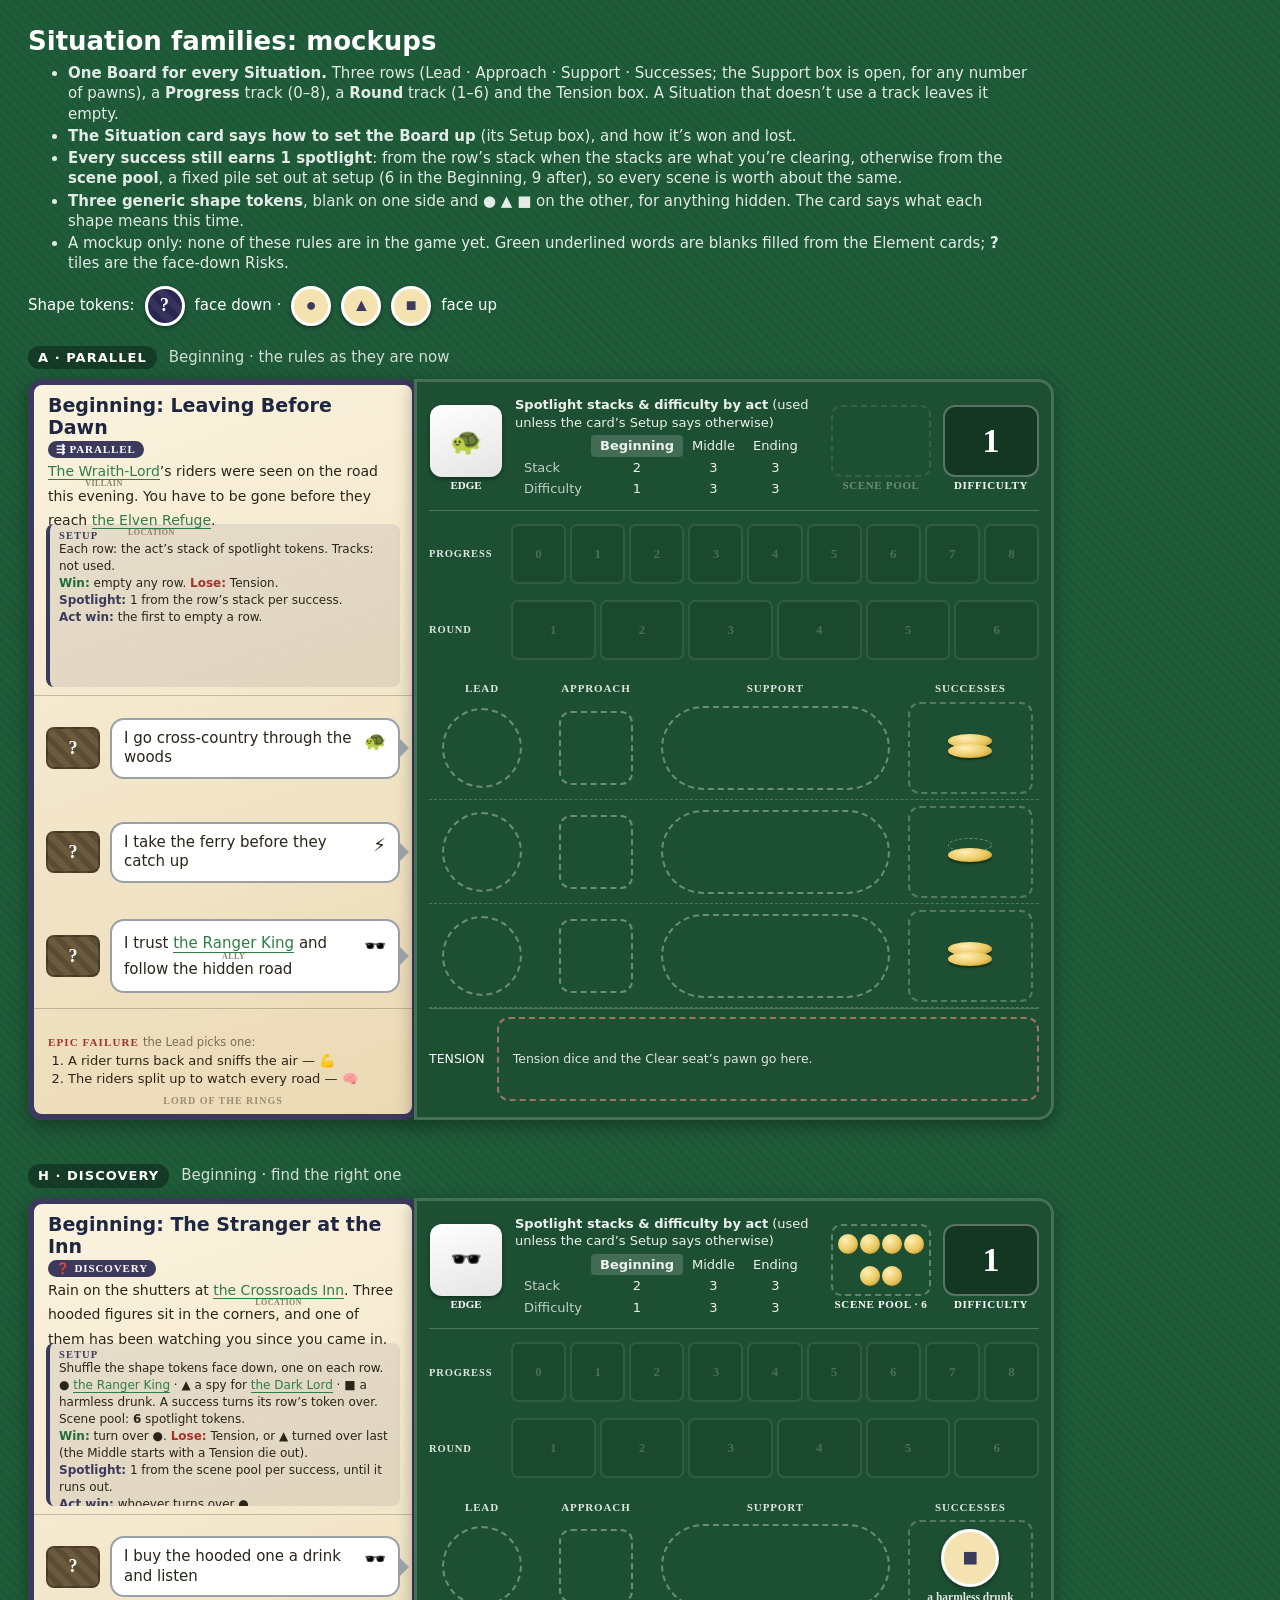
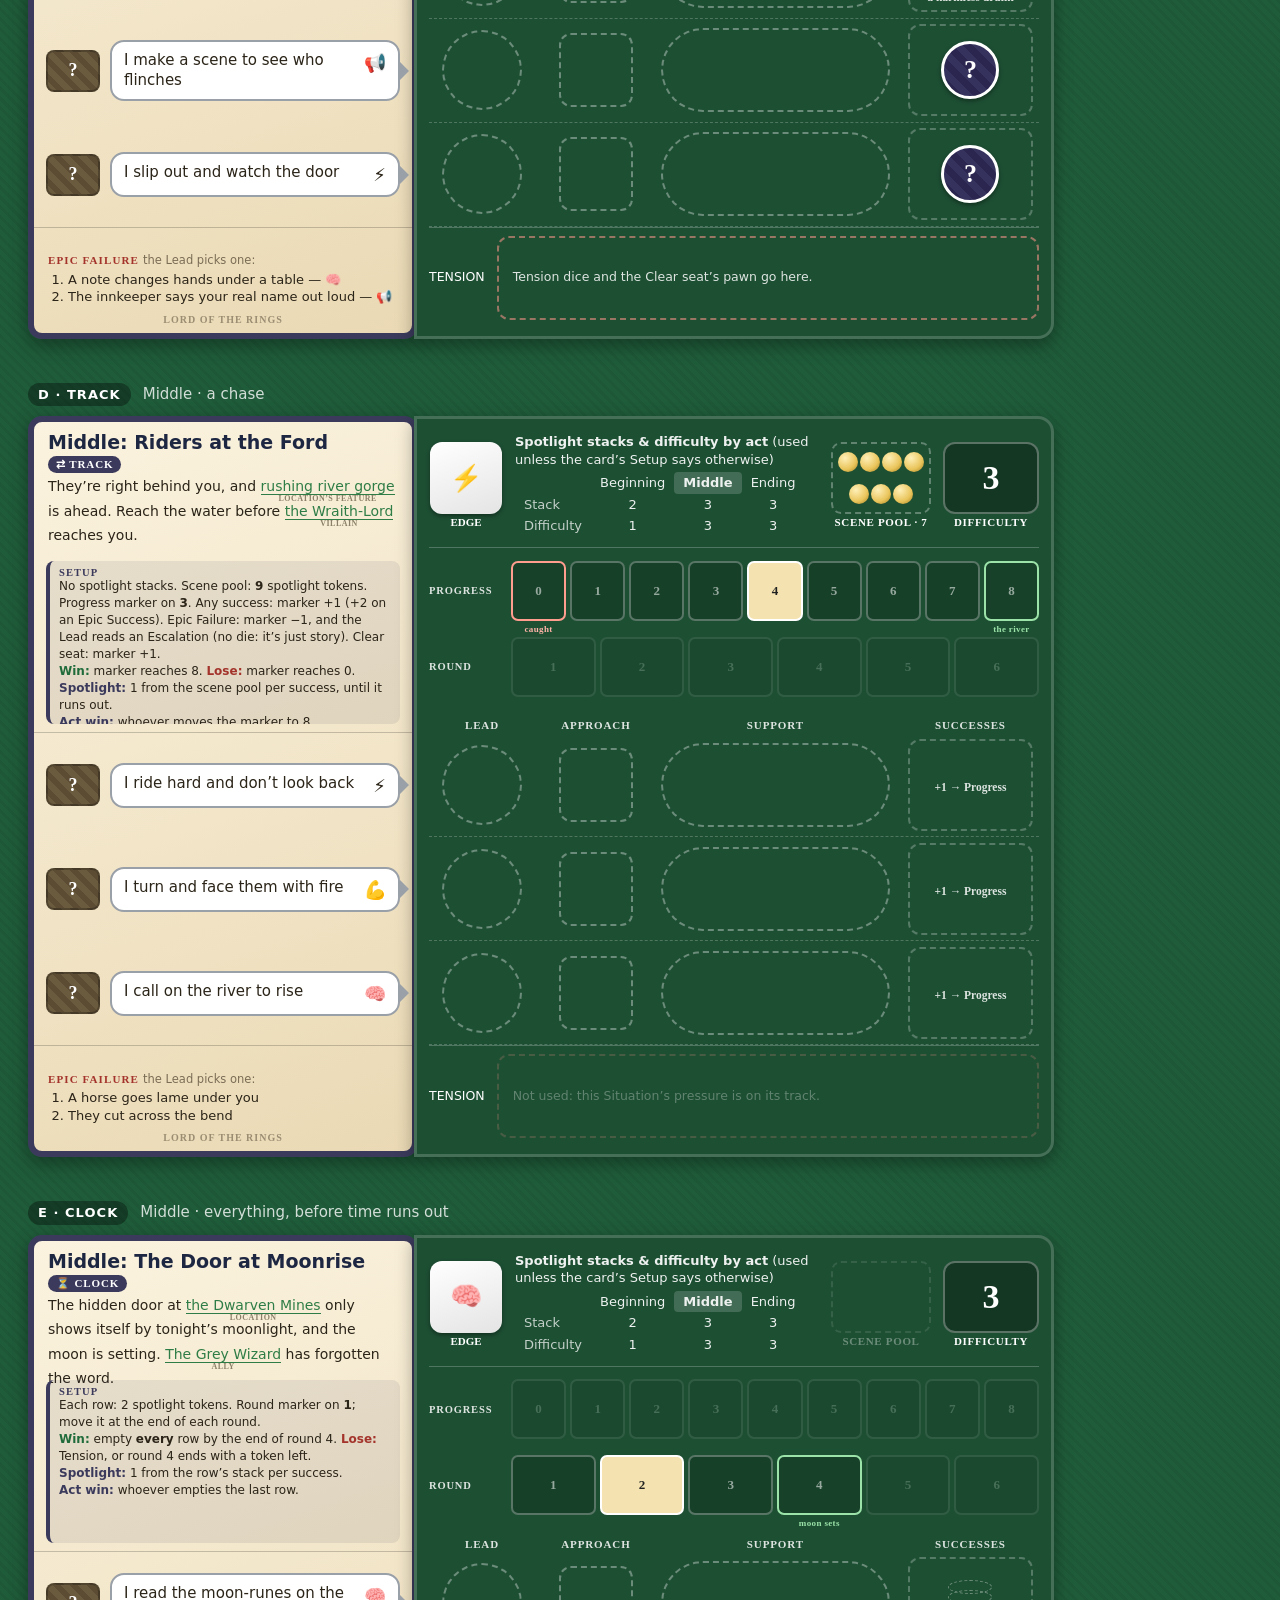
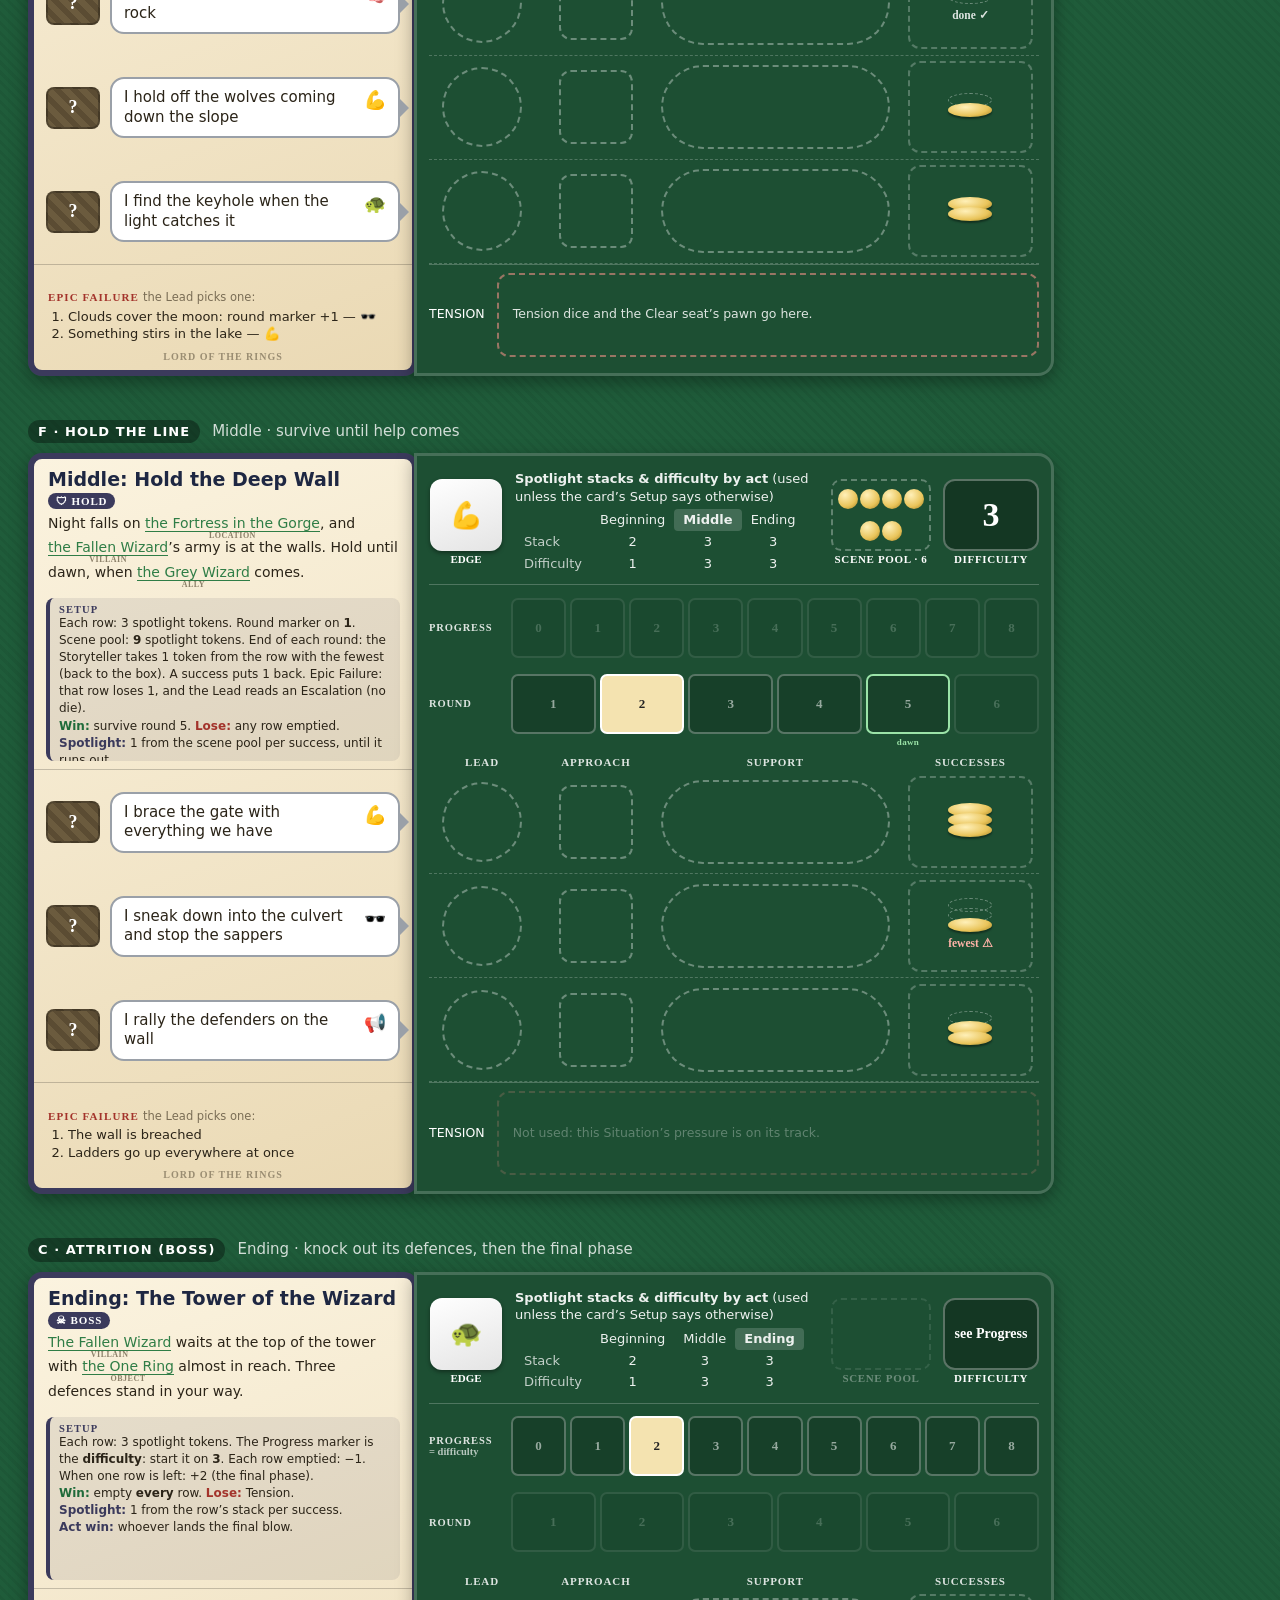
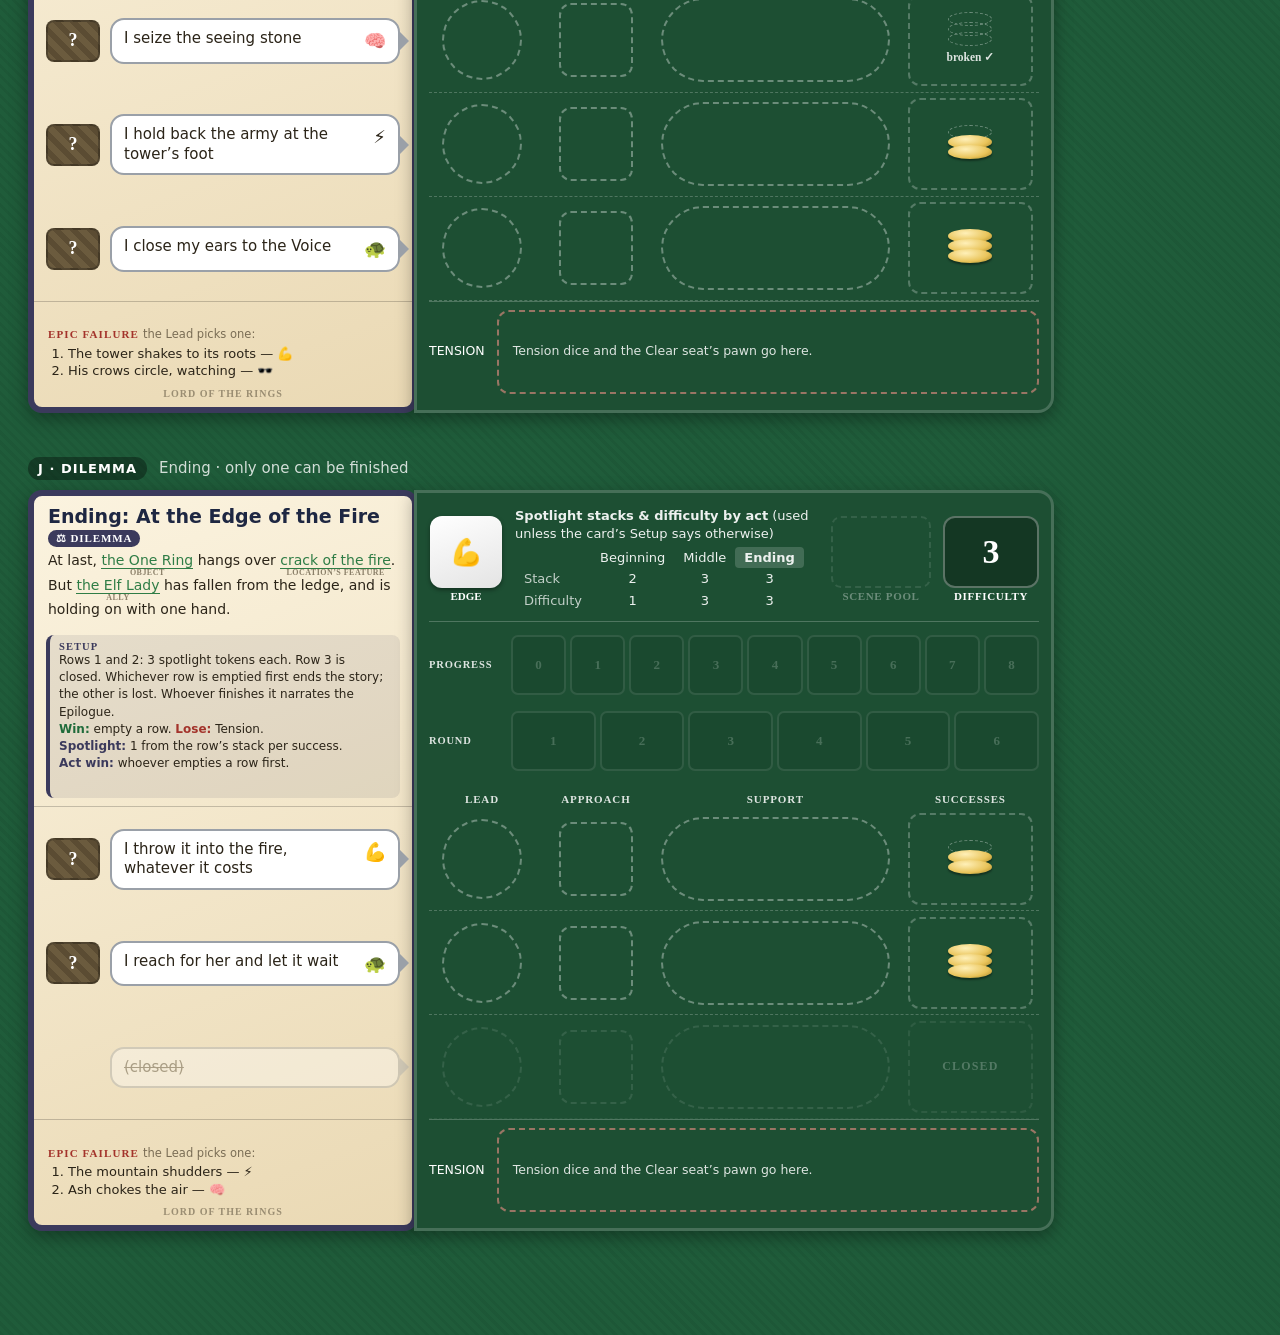
<file: mockups.html>
<!doctype html>
<html lang="en">
<head>
<meta charset="utf-8">
<meta name="viewport" content="width=device-width, initial-scale=1">
<title>Situation Families – Mockups</title>
<style>
  :root {
    --felt: #1f5c3a; --board: #1d4f33; --board-line: rgba(255,255,255,0.22);
    --cream-1: #fbf3df; --cream-2: #ead9b4; --ink: #2b2418; --blank: #2f7d46; --gold: #e9c45a; --red: #a3332b;
  }
  * { box-sizing: border-box; }
  body {
    margin: 0; padding: 24px 28px 60px; color: #fff;
    font: 15px/1.35 "Segoe UI", system-ui, sans-serif;
    background: repeating-linear-gradient(45deg, rgba(0,0,0,0.05) 0 3px, transparent 3px 7px), var(--felt);
  }
  h1 { margin: 0 0 4px; font-size: 26px; }
  .intro { max-width: 1000px; opacity: 0.88; margin: 0 0 8px; }
  .intro li { margin: 2px 0; }
  section { margin: 0 0 44px; }
  .label { display: flex; align-items: baseline; gap: 12px; margin: 0 0 10px; }
  .label .fam { font-weight: 800; letter-spacing: 0.08em; text-transform: uppercase; font-size: 13px; padding: 3px 10px; border-radius: 99px; background: rgba(0,0,0,0.35); }
  .label .act { opacity: 0.8; }
  .pair { display: flex; align-items: stretch; flex-wrap: wrap; }

  /* ---- Situation card ---- */
  .card {
    width: 390px; display: flex; flex-direction: column;
    color: var(--ink); border-radius: 14px; border: 6px solid #3b3a5c;
    background: linear-gradient(160deg, var(--cream-1), var(--cream-2));
    box-shadow: 0 6px 18px rgba(0,0,0,0.35); overflow: hidden;
  }
  .card .top { padding: 9px 14px 6px; height: 139px; }
  /* The Board's header is exactly as tall as the card's description + setup, so the rows line up. */
  .bhead { height: 304px; display: flex; flex-direction: column; justify-content: space-between; }

  .card h2 { margin: 0; font: 800 19px "Segoe UI", system-ui, sans-serif; color: #1e2742; }
  .card .badge { display: inline-block; margin: 2px 0 1px; font: 800 11px "Segoe UI"; letter-spacing: 0.08em; text-transform: uppercase; color: #fff; background: #3b3a5c; padding: 2px 8px; border-radius: 99px; }
  .card .desc { margin: 0; font-size: 14px; line-height: 1.75; }
  .setup { height: 163px; overflow: hidden; margin: 0 12px 8px; font-size: 12px; line-height: 1.42; padding: 6px 9px; border-radius: 8px; background: rgba(59,58,92,0.1); border-left: 4px solid #3b3a5c; }
  .setup .h { font: 800 10.5px "Segoe UI"; letter-spacing: 0.1em; color: #3b3a5c; display: block; }
  .setup .sp { color: #3b3a5c; font-weight: 700; }
  .setup .win { color: #1f6b3a; font-weight: 700; } .setup .lose { color: var(--red); font-weight: 700; }
  .blank { color: var(--blank); border-bottom: 1.5px solid var(--blank); position: relative; white-space: nowrap; }
  .blank small { position: absolute; left: 0; right: 0; top: 100%; text-align: center; font: 700 8px "Segoe UI"; letter-spacing: 0.06em; color: #8a7f68; text-transform: uppercase; }
  .setup .blank small { display: none; }
  .rows { border-top: 1.5px solid rgba(0,0,0,0.2); border-bottom: 1.5px solid rgba(0,0,0,0.2); }
  .row { display: flex; align-items: center; gap: 10px; padding: 0 12px; height: 104px; }
  .row.closed .bubble { opacity: 0.35; text-decoration: line-through; }
  .risk { width: 54px; height: 42px; flex: none; border-radius: 8px; display: grid; place-items: center; font: 800 18px "Segoe UI"; color: #fff; background: repeating-linear-gradient(45deg, #6b5b3e 0 6px, #5b4c33 6px 12px); border: 2px solid rgba(0,0,0,0.25); }
  .row.closed .risk { visibility: hidden; }
  .bubble { position: relative; flex: 1; background: #fff; border: 2px solid #9aa0a8; border-radius: 14px; padding: 9px 12px; font-size: 15px; line-height: 1.3; }
  .bubble:has(.blank) { line-height: 1.75; }
  .bubble::after { content: ""; position: absolute; right: -11px; top: 50%; transform: translateY(-50%); border: 9px solid transparent; border-left-color: #9aa0a8; border-right: 0; }
  .bubble .ap { float: right; margin-left: 6px; font-size: 18px; }
  .esc { padding: 9px 14px 4px; font-size: 13px; margin-top: auto; }
  .esc .h { font: 800 11px "Segoe UI"; letter-spacing: 0.1em; color: var(--red); }
  .esc .hint { font-size: 11.5px; color: #7a6d55; }
  .esc ol { margin: 2px 0 0; padding-left: 20px; }
  .setname { text-align: center; font: 700 10px "Segoe UI"; letter-spacing: 0.1em; color: #9a8d72; padding: 4px 0 8px; }

  /* ---- The one Board ---- */
  .board {
    width: 640px; margin-left: -4px; display: flex; flex-direction: column;
    background: var(--board); border: 3px solid rgba(255,255,255,0.18); border-radius: 0 16px 16px 0;
    box-shadow: 0 6px 18px rgba(0,0,0,0.35); padding: 10px 12px;
  }
  .banner { display: flex; gap: 12px; align-items: center; padding: 4px 0 10px; border-bottom: 1px solid var(--board-line); }
  .edge { width: 74px; flex: none; text-align: center; font: 700 11px "Segoe UI"; }
  .die { width: 72px; height: 72px; margin: 0 auto 2px; border-radius: 12px; background: linear-gradient(160deg, #fff, #e4e4e4); color: #222; display: grid; place-items: center; font-size: 26px; box-shadow: 0 2px 4px rgba(0,0,0,0.4); }
  .acts { flex: 1; font-size: 13px; opacity: 0.92; }
  .acts table { margin-top: 4px; }
  .acts table { border-collapse: collapse; }
  .acts td { padding: 2px 9px; text-align: center; } .acts td:first-child { text-align: left; opacity: 0.8; }
  .acts .on { background: rgba(255,255,255,0.18); border-radius: 4px; font-weight: 800; }
  .poolbox { width: 100px; text-align: center; font: 700 11px "Segoe UI"; letter-spacing: 0.06em; }
  .poolbox .pile { height: 72px; border-radius: 10px; border: 2px dashed rgba(255,255,255,0.3); display: flex; align-items: center; justify-content: center; gap: 2px; margin-bottom: 2px; flex-wrap: wrap; padding: 3px; }
  .poolbox .pile i { width: 20px; height: 20px; border-radius: 50%; background: radial-gradient(circle at 35% 30%, #fff0b8, var(--gold) 60%, #a07c1f); }
  .poolbox.unused { opacity: 0.35; }
  .diffbox { width: 96px; text-align: center; font: 700 11px "Segoe UI"; letter-spacing: 0.06em; }
  .diffbox b { display: grid; place-items: center; height: 72px; font-size: 34px; border-radius: 12px; background: rgba(0,0,0,0.3); border: 2px solid rgba(255,255,255,0.3); margin-bottom: 2px; letter-spacing: 0; }
  .diffbox b.see { font-size: 14px; line-height: 1.1; padding: 0 4px; }
  .cols { display: grid; grid-template-columns: 0.85fr 0.85fr 1.9fr 1.1fr; gap: 8px; padding: 6px 0 2px; font: 800 11px "Segoe UI"; letter-spacing: 0.08em; text-align: center; opacity: 0.85; }
  .brow { display: grid; grid-template-columns: 0.85fr 0.85fr 1.9fr 1.1fr; gap: 8px; align-items: center; height: 104px; border-bottom: 1px dashed var(--board-line); }

  .brow.closed { opacity: 0.3; }
  .spot { width: 80px; height: 80px; margin: auto; border-radius: 50%; border: 2px dashed rgba(255,255,255,0.35); display: grid; place-items: center; font-size: 30px; }
  .help { height: 84px; margin: auto 4px; border-radius: 42px; border: 2px dashed rgba(255,255,255,0.35); display: flex; align-items: center; justify-content: space-evenly; }
  .sq { width: 74px; height: 74px; margin: auto; border-radius: 12px; border: 2px dashed rgba(255,255,255,0.35); }
  .succ { height: 92px; margin: 0 6px; border-radius: 12px; border: 2px dashed rgba(255,255,255,0.25); display: flex; flex-direction: column; align-items: center; justify-content: center; }
  .stack { display: flex; flex-direction: column-reverse; align-items: center; }
  .tok { width: 44px; height: 14px; margin-top: -4px; border-radius: 50%; background: radial-gradient(ellipse at 40% 30%, #fff0b8, var(--gold) 60%, #a07c1f); box-shadow: 0 2px 2px rgba(0,0,0,0.4); }
  .tok.gone { background: none; border: 1.5px dashed rgba(255,255,255,0.35); box-shadow: none; }
  .count { font: 700 11.5px "Segoe UI"; opacity: 0.85; margin-top: 4px; text-align: center; }
  .count.warn { color: #ffb3a8; opacity: 1; }
  .shape { width: 58px; height: 58px; border-radius: 50%; display: grid; place-items: center; font: 800 26px "Segoe UI"; border: 3px solid #fff;
    background: repeating-linear-gradient(45deg, #36325e 0 7px, #2a2650 7px 14px); color: #fff; box-shadow: 0 2px 4px rgba(0,0,0,0.4); }
  .shape.up { background: #f4e3b0; color: #3b3a5c; }
  .closedtag { font: 800 12px "Segoe UI"; letter-spacing: 0.1em; opacity: 0.8; }

  .tracks { padding: 8px 0 12px; display: grid; gap: 16px; }
  .track { display: flex; align-items: center; gap: 4px; }
  .track .name { width: 78px; flex: none; font: 800 10.5px "Segoe UI"; letter-spacing: 0.08em; opacity: 0.85; }
  .cell { flex: 1; height: 60px; border-radius: 7px; border: 2px solid rgba(255,255,255,0.28); background: rgba(0,0,0,0.18); display: grid; place-items: center; font: 700 13px "Segoe UI"; position: relative; }
  .cell .n { opacity: 0.55; }
  .cell.unused { opacity: 0.35; }
  .cell.marker { background: #f4e3b0; color: #222; border-color: #fff; }
  .cell.marker .n { opacity: 1; }
  .cell.goal { border-color: #9be3a8; } .cell.fail { border-color: #ff9d8f; }
  .cell .tag { position: absolute; bottom: -15px; left: 50%; transform: translateX(-50%); font: 700 9px "Segoe UI"; white-space: nowrap; letter-spacing: 0.04em; }
  .cell.goal .tag { color: #9be3a8; } .cell.fail .tag { color: #ffb3a8; }
  .foot { margin-top: auto; padding: 8px 0 6px; border-top: 1px solid var(--board-line); display: flex; gap: 12px; align-items: center; font-size: 12.5px; }
  .tension { flex: 1; height: 84px; border-radius: 12px; border: 2px dashed rgba(255,150,140,0.55); display: flex; align-items: center; padding: 0 14px; }
  .tension.unused { opacity: 0.35; }
  .note { opacity: 0.85; }
  .legend { display: inline-flex; gap: 10px; align-items: center; margin: 4px 0 20px; flex-wrap: wrap; }
  .legend .shape { width: 40px; height: 40px; font-size: 18px; }
</style>
</head>
<body>
<h1>Situation families: mockups</h1>
<ul class="intro">
  <li><b>One Board for every Situation.</b> Three rows (Lead · Approach · Support · Successes; the Support box is open, for any number of pawns), a <b>Progress</b> track (0–8), a <b>Round</b> track (1–6) and the Tension box. A Situation that doesn’t use a track leaves it empty.</li>
  <li><b>The Situation card says how to set the Board up</b> (its Setup box), and how it’s won and lost.</li>
  <li><b>Every success still earns 1 spotlight</b>: from the row’s stack when the stacks are what you’re clearing, otherwise from the <b>scene pool</b>, a fixed pile set out at setup (6 in the Beginning, 9 after), so every scene is worth about the same.</li>
  <li><b>Three generic shape tokens</b>, blank on one side and ● ▲ ■ on the other, for anything hidden. The card says what each shape means this time.</li>
  <li>A mockup only: none of these rules are in the game yet. Green underlined words are blanks filled from the Element cards; <b>?</b> tiles are the face-down Risks.</li>
</ul>
<div class="legend"><span>Shape tokens:</span><span class="shape">?</span><span>face down ·</span><span class="shape up">●</span><span class="shape up">▲</span><span class="shape up">■</span><span>face up</span></div>

<div id="mockups"></div>

<script>
// Each mockup: the card (setup, rows, escalations) and the Board as it looks mid-scene.
const B = (t, s) => `<span class="blank">${t}<small>${s}</small></span>`;
const stack = (n, of) => `<div class="stack">${Array.from({ length: of }, (_, i) => `<i class="tok${i < n ? '' : ' gone'}"></i>`).join('')}</div>`;

const MOCKUPS = [
  {
    fam: 'A · Parallel', act: 'Beginning · the rules as they are now', badge: '⇶ Parallel',
    title: 'Beginning: Leaving Before Dawn',
    desc: `${B('The Wraith-Lord', 'Villain')}’s riders were seen on the road this evening. You have to be gone before they reach ${B('the Elven Refuge', 'Location')}.`,
    setup: `Each row: the act’s stack of spotlight tokens. Tracks: not used.<br><span class="win">Win:</span> empty any row. <span class="lose">Lose:</span> Tension.<br><span class="sp">Spotlight:</span> 1 from the row’s stack per success.<br><span class="sp">Act win:</span> the first to empty a row.`,
    rows: [['🐢', 'I go cross-country through the woods'], ['⚡', 'I take the ferry before they catch up'], ['🕶️', `I trust ${B('the Ranger King', 'Ally')} and follow the hidden road`]],
    esc: ['A rider turns back and sniffs the air — 💪', 'The riders split up to watch every road — 🧠'],
    edge: '🐢', diff: '1',
    succ: [stack(2, 2), stack(1, 2), stack(2, 2)],
  },
  {
    fam: 'H · Discovery', act: 'Beginning · find the right one', badge: '❓ Discovery',
    title: 'Beginning: The Stranger at the Inn',
    desc: `Rain on the shutters at ${B('the Crossroads Inn', 'Location')}. Three hooded figures sit in the corners, and one of them has been watching you since you came in.`,
    setup: `Shuffle the shape tokens face down, one on each row. <b>●</b> ${B('the Ranger King', 'Ally')} · <b>▲</b> a spy for ${B('the Dark Lord', 'Villain')} · <b>■</b> a harmless drunk. A success turns its row’s token over. Scene pool: <b>6</b> spotlight tokens.<br><span class="win">Win:</span> turn over ●. <span class="lose">Lose:</span> Tension, or ▲ turned over last (the Middle starts with a Tension die out).<br><span class="sp">Spotlight:</span> 1 from the scene pool per success, until it runs out.<br><span class="sp">Act win:</span> whoever turns over ●.`, pool: 6,
    rows: [['🕶️', 'I buy the hooded one a drink and listen'], ['📢', 'I make a scene to see who flinches'], ['⚡', 'I slip out and watch the door']],
    esc: ['A note changes hands under a table — 🧠', 'The innkeeper says your real name out loud — 📢'],
    edge: '🕶️', diff: '1',
    succ: ['<span class="shape up">■</span><div class="count">a harmless drunk</div>', '<span class="shape">?</span>', '<span class="shape">?</span>'],
  },
  {
    fam: 'D · Track', act: 'Middle · a chase', badge: '⇄ Track',
    title: 'Middle: Riders at the Ford',
    desc: `They’re right behind you, and ${B('rushing river gorge', 'Location’s feature')} is ahead. Reach the water before ${B('the Wraith-Lord', 'Villain')} reaches you.`,
    setup: `No spotlight stacks. Scene pool: <b>9</b> spotlight tokens. Progress marker on <b>3</b>. Any success: marker +1 (+2 on an Epic Success). Epic Failure: marker −1, and the Lead reads an Escalation (no die: it’s just story). Clear seat: marker +1.<br><span class="win">Win:</span> marker reaches 8. <span class="lose">Lose:</span> marker reaches 0.<br><span class="sp">Spotlight:</span> 1 from the scene pool per success, until it runs out.<br><span class="sp">Act win:</span> whoever moves the marker to 8.`, pool: 7,
    rows: [['⚡', 'I ride hard and don’t look back'], ['💪', 'I turn and face them with fire'], ['🧠', 'I call on the river to rise']],
    esc: ['A horse goes lame under you', 'They cut across the bend'],
    edge: '⚡', diff: '3',
    succ: ['<div class="count">+1 → Progress</div>', '<div class="count">+1 → Progress</div>', '<div class="count">+1 → Progress</div>'],
    progress: { at: 4, goal: 8, fail: 0, goalTag: 'the river', failTag: 'caught' }, noTension: true,
  },
  {
    fam: 'E · Clock', act: 'Middle · everything, before time runs out', badge: '⏳ Clock',
    title: 'Middle: The Door at Moonrise',
    desc: `The hidden door at ${B('the Dwarven Mines', 'Location')} only shows itself by tonight’s moonlight, and the moon is setting. ${B('The Grey Wizard', 'Ally')} has forgotten the word.`,
    setup: `Each row: 2 spotlight tokens. Round marker on <b>1</b>; move it at the end of each round.<br><span class="win">Win:</span> empty <b>every</b> row by the end of round 4. <span class="lose">Lose:</span> Tension, or round 4 ends with a token left.<br><span class="sp">Spotlight:</span> 1 from the row’s stack per success.<br><span class="sp">Act win:</span> whoever empties the last row.`,
    rows: [['🧠', 'I read the moon-runes on the rock'], ['💪', 'I hold off the wolves coming down the slope'], ['🐢', 'I find the keyhole when the light catches it']],
    esc: ['Clouds cover the moon: round marker +1 — 🕶️', 'Something stirs in the lake — 💪'],
    edge: '🧠', diff: '3',
    succ: [stack(0, 2) + '<div class="count">done ✓</div>', stack(1, 2), stack(2, 2)],
    rounds: { at: 2, goal: 4, goalTag: 'moon sets' },
  },
  {
    fam: 'F · Hold the line', act: 'Middle · survive until help comes', badge: '🛡 Hold',
    title: 'Middle: Hold the Deep Wall',
    desc: `Night falls on ${B('the Fortress in the Gorge', 'Location')}, and ${B('the Fallen Wizard', 'Villain')}’s army is at the walls. Hold until dawn, when ${B('the Grey Wizard', 'Ally')} comes.`,
    setup: `Each row: 3 spotlight tokens. Round marker on <b>1</b>. Scene pool: <b>9</b> spotlight tokens. End of each round: the Storyteller takes 1 token from the row with the fewest (back to the box). A success puts 1 back. Epic Failure: that row loses 1, and the Lead reads an Escalation (no die).<br><span class="win">Win:</span> survive round 5. <span class="lose">Lose:</span> any row emptied.<br><span class="sp">Spotlight:</span> 1 from the scene pool per success, until it runs out.<br><span class="sp">Act win:</span> shared: everyone takes 1 Story Point.`, pool: 6,
    rows: [['💪', 'I brace the gate with everything we have'], ['🕶️', 'I sneak down into the culvert and stop the sappers'], ['📢', 'I rally the defenders on the wall']],
    esc: ['The wall is breached', 'Ladders go up everywhere at once'],
    edge: '💪', diff: '3',
    succ: [stack(3, 3), stack(1, 3) + '<div class="count warn">fewest ⚠</div>', stack(2, 3)],
    rounds: { at: 2, goal: 5, goalTag: 'dawn' }, noTension: true,
  },
  {
    fam: 'C · Attrition (boss)', act: 'Ending · knock out its defences, then the final phase', badge: '☠ Boss',
    title: 'Ending: The Tower of the Wizard',
    desc: `${B('The Fallen Wizard', 'Villain')} waits at the top of the tower with ${B('the One Ring', 'Object')} almost in reach. Three defences stand in your way.`,
    setup: `Each row: 3 spotlight tokens. The Progress marker is the <b>difficulty</b>: start it on <b>3</b>. Each row emptied: −1. When one row is left: +2 (the final phase).<br><span class="win">Win:</span> empty <b>every</b> row. <span class="lose">Lose:</span> Tension.<br><span class="sp">Spotlight:</span> 1 from the row’s stack per success.<br><span class="sp">Act win:</span> whoever lands the final blow.`,
    rows: [['🧠', 'I seize the seeing stone'], ['⚡', 'I hold back the army at the tower’s foot'], ['🐢', 'I close my ears to the Voice']],
    esc: ['The tower shakes to its roots — 💪', 'His crows circle, watching — 🕶️'],
    edge: '🐢', diff: null,
    succ: [stack(0, 3) + '<div class="count">broken ✓</div>', stack(2, 3), stack(3, 3)],
    progress: { at: 2, label: 'difficulty' },
  },
  {
    fam: 'J · Dilemma', act: 'Ending · only one can be finished', badge: '⚖ Dilemma',
    title: 'Ending: At the Edge of the Fire',
    desc: `At last, ${B('the One Ring', 'Object')} hangs over ${B('crack of the fire', 'Location’s feature')}. But ${B('the Elf Lady', 'Ally')} has fallen from the ledge, and is holding on with one hand.`,
    setup: `Rows 1 and 2: 3 spotlight tokens each. Row 3 is closed. Whichever row is emptied first ends the story; the other is lost. Whoever finishes it narrates the Epilogue.<br><span class="win">Win:</span> empty a row. <span class="lose">Lose:</span> Tension.<br><span class="sp">Spotlight:</span> 1 from the row’s stack per success.<br><span class="sp">Act win:</span> whoever empties a row first.`,
    rows: [['💪', 'I throw it into the fire, whatever it costs'], ['🐢', 'I reach for her and let it wait'], null],
    esc: ['The mountain shudders — ⚡', 'Ash chokes the air — 🧠'],
    edge: '💪', diff: '3',
    succ: [stack(2, 3), stack(3, 3), '<span class="closedtag">CLOSED</span>'],
  },
];

function track(name, from, to, state, labelFn) {
  const cells = [];
  for (let n = from; n <= to; n++) {
    const used = state && (state.goal === undefined || n <= state.goal);
    const cls = !state ? 'unused' : [n === state.at ? 'marker' : '', n === state.goal ? 'goal' : '', n === state.fail ? 'fail' : '', !used ? 'unused' : ''].join(' ');
    const tag = state && n === state.goal ? state.goalTag : state && n === state.fail ? state.failTag : '';
    cells.push(`<div class="cell ${cls}"><span class="n">${labelFn ? labelFn(n) : n}</span>${tag ? `<span class="tag">${tag}</span>` : ''}</div>`);
  }
  return `<div class="track"><div class="name">${name}${state && state.label ? `<br><span style="font-weight:600;opacity:.8;text-transform:none;letter-spacing:0">= ${state.label}</span>` : ''}</div>${cells.join('')}</div>`;
}

document.getElementById('mockups').innerHTML = MOCKUPS.map(m => `
<section>
  <div class="label"><span class="fam">${m.fam}</span><span class="act">${m.act}</span></div>
  <div class="pair">
    <div class="card">
      <div class="top">
        <h2>${m.title}</h2>
        <span class="badge">${m.badge}</span>
        <p class="desc">${m.desc}</p>
      </div>
      <div class="setup"><span class="h">SETUP</span>${m.setup}</div>
      <div class="rows">
        ${m.rows.map(r => r ? `<div class="row"><div class="risk">?</div><div class="bubble"><span class="ap">${r[0]}</span>${r[1]}</div></div>`
          : `<div class="row closed"><div class="risk"></div><div class="bubble">(closed)</div></div>`).join('')}
      </div>
      <div class="esc"><span class="h">EPIC FAILURE</span> <span class="hint">the Lead picks one:</span><ol><li>${m.esc[0]}</li><li>${m.esc[1]}</li></ol></div>
      <div class="setname">LORD OF THE RINGS</div>
    </div>
    <div class="board">
      <div class="bhead">
      <div class="banner">
        <div class="edge"><div class="die">${m.edge}</div>EDGE</div>
        <div class="acts"><b>Spotlight stacks & difficulty by act</b> (used unless the card’s Setup says otherwise)
          <table><tr><td></td><td class="${m.act.startsWith('Beginning') ? 'on' : ''}">Beginning</td><td class="${m.act.startsWith('Middle') ? 'on' : ''}">Middle</td><td class="${m.act.startsWith('Ending') ? 'on' : ''}">Ending</td></tr>
          <tr><td>Stack</td><td>2</td><td>3</td><td>3</td></tr><tr><td>Difficulty</td><td>1</td><td>3</td><td>3</td></tr></table></div>
        <div class="poolbox${m.pool ? '' : ' unused'}"><div class="pile">${m.pool ? '<i></i>'.repeat(m.pool) : ''}</div>SCENE POOL${m.pool ? ` · ${m.pool}` : ''}</div>
        <div class="diffbox"><b class="${m.diff ? '' : 'see'}">${m.diff || 'see Progress'}</b>DIFFICULTY</div>
      </div>
      <div class="tracks">
        ${track('PROGRESS', 0, 8, m.progress)}
        ${track('ROUND', 1, 6, m.rounds)}
      </div>
      <div class="cols"><div>LEAD</div><div>APPROACH</div><div>SUPPORT</div><div>SUCCESSES</div></div>
      </div>
      ${m.succ.map((s, i) => `<div class="brow${m.rows[i] ? '' : ' closed'}"><div class="spot"></div><div class="sq"></div><div class="help"></div><div class="succ">${s}</div></div>`).join('')}
      <div class="foot"><span>TENSION</span><div class="tension${m.noTension ? ' unused' : ''}"><span class="note">${m.noTension ? 'Not used: this Situation’s pressure is on its track.' : 'Tension dice and the Clear seat’s pawn go here.'}</span></div></div>
    </div>
  </div>
</section>`).join('');
</script>
</body>
</html>
</file>
<file: style.css>
:root {
  --shadow-rest: 0 2px 3px rgba(0, 0, 0, 0.35), 0 4px 10px rgba(0, 0, 0, 0.2);
  --shadow-held: 0 26px 34px rgba(0, 0, 0, 0.45), 0 12px 14px rgba(0, 0, 0, 0.3);
  --lift-ease: cubic-bezier(0.2, 0.8, 0.3, 1.35);
  --cream: #f7efd9;
  --ink: #2a2016;
  --emoji: "Segoe UI Emoji", "Apple Color Emoji", "Noto Color Emoji", sans-serif;
}

* { box-sizing: border-box; }
[hidden] { display: none !important; }

html, body {
  margin: 0;
  height: 100%;
  overflow: hidden;
  background: #123824;
  font-family: "Segoe UI", system-ui, sans-serif;
  /* We handle every gesture ourselves: no scrolling, zooming, text selection or callouts. */
  touch-action: none;
  user-select: none;
  -webkit-user-select: none;
  -webkit-touch-callout: none;
}

/* ---------- Table + world ---------- */

#table {
  position: fixed;
  inset: 0;
  overflow: hidden;
  background: radial-gradient(ellipse at center, #2b7b4e 0%, #1f5d3a 55%, #123824 100%);
}

#table::before {
  /* faint felt texture */
  content: "";
  position: absolute;
  inset: 0;
  pointer-events: none;
  opacity: 0.07;
  background-image:
    repeating-linear-gradient(45deg, #000 0 1px, transparent 1px 4px),
    repeating-linear-gradient(-45deg, #fff 0 1px, transparent 1px 5px);
}

#world {
  position: absolute;
  left: 0;
  top: 0;
  transform-origin: 0 0;
  will-change: transform;
}

.static { position: absolute; z-index: 1; }

.section-label {
  font-size: 22px;
  font-weight: 700;
  letter-spacing: 0.14em;
  text-transform: uppercase;
  color: rgba(255, 255, 255, 0.55);
  white-space: nowrap;
}

.pair-label {
  font-size: 17px;
  font-weight: 700;
  color: rgba(255, 255, 255, 0.6);
  white-space: nowrap;
}

.player-badge {
  width: 40px;
  height: 40px;
  border-radius: 50%;
  display: grid;
  place-items: center;
  font-size: 22px;
  font-weight: 800;
  color: #fff;
  background: var(--player);
  box-shadow: inset 0 0 0 3px rgba(255, 255, 255, 0.35);
}

/* ---------- Generic piece ---------- */

.piece {
  position: absolute;
  left: 0;
  top: 0;
  will-change: transform;
  cursor: grab;
}

.piece.held { cursor: grabbing; }

/* Used only for programmatic moves/rotations; dragging must track the finger exactly. */
.piece.animating { transition: transform 450ms cubic-bezier(0.3, 0.8, 0.3, 1); }

/* .lift is the visual body; it scales/tilts/shadows independently of the position transform. */
.lift {
  position: relative;
  width: 100%;
  height: 100%;
  box-shadow: var(--shadow-rest);
  transition: transform 170ms var(--lift-ease), box-shadow 170ms ease, filter 170ms ease;
}

.piece.held .lift {
  transform: translateY(-8px) scale(1.1) rotate(var(--tilt, 0deg));
  box-shadow: var(--shadow-held);
}

@media (hover: hover) {
  .piece:not(.held):hover .lift { transform: scale(1.03); }
}

.piece.dealing .lift { animation: deal-in 380ms var(--deal-delay, 0ms) both cubic-bezier(0.2, 0.8, 0.3, 1.2); }

@keyframes deal-in {
  from { opacity: 0; transform: translateY(-30px) scale(0.85); }
}

.pulse .lift { animation: pulse 260ms ease; }

@keyframes pulse {
  50% { transform: scale(1.12); }
}

/* ---------- Cards ---------- */

.card .lift {
  border-radius: 12px;
  perspective: 1100px;
}

.card-inner {
  position: relative;
  width: 100%;
  height: 100%;
  transform-style: preserve-3d;
  transition: transform 380ms cubic-bezier(0.3, 0.7, 0.3, 1);
}

.card.face-down .card-inner { transform: rotateY(180deg); }

.card-face {
  position: absolute;
  inset: 0;
  border-radius: 12px;
  overflow: hidden;
  backface-visibility: hidden;
  -webkit-backface-visibility: hidden;
}

.card-front {
  display: flex;
  flex-direction: column;
  padding: 10px;
  gap: 8px;
  color: var(--ink);
  background: linear-gradient(160deg, #fbf3df, #ead9b4);
  border: 5px solid var(--accent);
}

.card-back {
  transform: rotateY(180deg);
  display: flex;
  flex-direction: column;
  border: 5px solid #c9a646;
  background:
    repeating-linear-gradient(45deg, rgba(0, 0, 0, 0.18) 0 10px, transparent 10px 20px),
    var(--back);
}

.back-emblem {
  flex: 1;
  display: flex;
  flex-direction: column;
  align-items: center;
  justify-content: center;
  gap: 2px;
  color: #e3c565;
}

.back-emblem span { font-size: 40px; line-height: 1; text-shadow: 0 0 10px rgba(227, 197, 101, 0.6); }
.back-emblem small { font-size: 12px; font-weight: 700; letter-spacing: 0.14em; text-transform: uppercase; opacity: 0.85; }

/* A name at each end of a card back; whichever end is up reads upright. */
.name-end {
  flex: none;
  height: 34px;
  display: grid;
  place-items: center;
  padding: 0 6px;
  background: var(--cream);
  color: var(--ink);
  font-size: 19px;
  font-weight: 800;
  white-space: nowrap;
  overflow: hidden;
  text-overflow: ellipsis;
}

/* Relationship card backs: a character portrait with its trope underneath. */
.portrait {
  flex: 1;
  min-height: 0;
  display: flex;
  justify-content: center;
}

.portrait svg { display: block; width: 100%; height: 100%; }

/* Card-back label along the bottom edge, in the same style as the other backs. When the
   card is used as a portrait, this strip is what slides under the Asset's name card. */
.back-strip {
  flex: none;
  height: 22px;
  display: grid;
  place-items: center;
  background: var(--back);
  color: #e3c565;
  font-size: 11px;
  font-weight: 700;
  letter-spacing: 0.14em;
  text-transform: uppercase;
}

.name-end.long { font-size: 15px; letter-spacing: -0.01em; }
.name-end.upside-down { transform: rotate(180deg); }

.kind-label {
  font-size: 11px;
  font-weight: 800;
  letter-spacing: 0.12em;
  text-transform: uppercase;
  color: color-mix(in srgb, var(--accent) 75%, #000);
}

/* Per-kind colours: front accent + back colour. */
.kind-concept      { --accent: #2e86c1; --back: #1d3f66; }
.kind-trouble      { --accent: #b03a2e; --back: #5a1a1a; }
.kind-boon         { --accent: #b7950b; --back: #4d4013; }
.kind-bane         { --accent: #4a4e57; --back: #1e2026; }
.kind-relationship { --accent: #7d3c98; --back: #3b1d4a; }
.kind-macguffin    { --accent: #17806d; --back: #0f3d36; }
.kind-ally         { --accent: #0070c0; --back: #123a5c; }
.kind-villain      { --accent: #d68910; --back: #5a3a08; }
.kind-location     { --accent: #c00000; --back: #4a0f0f; }
.situation-card { --accent: #34495e; --back: #1c2530; }

/* PC cards (Concept / Trouble / Asset / Relationship): small squares */
.pc-card .card-front { padding: 8px 9px; gap: 4px; }

.pc-text {
  flex: 1;
  font-size: 16px;
  font-weight: 700;
  line-height: 1.15;
  overflow: hidden;
}

.approach-row {
  font-family: var(--emoji);
  font-size: 21px;
  line-height: 1;
  white-space: nowrap;
  display: flex;
  align-items: center;
  gap: 3px;
}

.approach-row .sign { font-size: 16px; margin-right: 1px; }

/* The resource a Concept/Trouble raises or lowers, set apart on the right. */
.approach-row .resource {
  margin-left: auto;
  padding-left: 4px;
  border-left: 2px solid color-mix(in srgb, var(--accent) 35%, transparent);
}

/* Element cards (MacGuffin / Ally / Villain / Location) */
.el-card .card-front { gap: 8px; padding: 10px 12px; }

.el-head {
  display: flex;
  align-items: center;
  gap: 6px;
  padding-bottom: 6px;
  border-bottom: 2px solid color-mix(in srgb, var(--accent) 50%, transparent);
}

.el-head .el-icon { font-size: 30px; }
.el-name { font-size: 22px; font-weight: 800; line-height: 1.1; }

.el-lines {
  list-style: none;
  margin: 0;
  padding: 0;
  flex: 1;
  min-height: 0;
  overflow: hidden;
  display: flex;
  flex-direction: column;
  justify-content: space-around;
  font-size: 20px; /* as large as the Situation card; shrinks to fit (fitElementCard) */
}

/* The Location's nine lines: two columns, filled top to bottom. */
.el-card.kind-location .el-lines {
  display: grid;
  grid-auto-flow: column;
  grid-template-rows: repeat(5, 1fr);
  column-gap: 22px;
}

.el-lines li {
  display: grid;
  grid-template-columns: 1.4em 1fr 1.5em;
  align-items: center;
  gap: 6px;
  font-size: 1em;
  line-height: 1.2;
}

/* Tap a line to invoke it (+1 once per situation); used lines are struck through. */
.el-lines li { position: relative; border-radius: 6px; }
.el-lines li.used { opacity: 0.4; text-decoration: line-through; }
.el-lines li.used::after {
  content: "✓";
  position: absolute;
  right: -2px;
  top: 50%;
  transform: translateY(-50%);
  font-weight: 900;
  color: #1f7a45;
  text-decoration: none;
}

.el-icon, .el-approach { font-family: var(--emoji); font-size: 1.1em; text-align: center; }
.el-approach { font-size: 1.2em; }

/* Situation: opening text, then a band per choice level with its Board row (its shape on the
   left, the text right-aligned toward the Board, on a subtly alternating background), then the
   escalations. Band heights are set in deal.js; long text shrinks to fit (fitSituationCard). */
.situation-card .card-front { padding: 0; gap: 0; }

.sit-intro {
  flex: none;
  box-sizing: border-box;
  padding: 8px 14px 6px;
  font-size: 20px;
  overflow: hidden;
}

.sit-intro .sit-text { font-size: 1em; }

.sit-choice {
  flex: none;
  display: flex;
  align-items: center;
  gap: 12px;
  box-sizing: border-box;
  padding: 6px 16px 6px 12px;
  font-size: 21px;
  line-height: 1.25;
  font-family: "Segoe UI", var(--emoji);
  overflow: hidden;
}
.sit-choice:nth-of-type(odd) { background: color-mix(in srgb, var(--accent) 8%, transparent); }
.sit-choice-text { flex: 1; text-align: right; }

/* A, B and C: triangle, square, circle (see rowShape), on the card and on the Board. */
.row-shape { flex: none; display: block; }
.row-shape polygon, .row-shape rect, .row-shape circle { fill: var(--accent, #34495e); }
.row-shape text { fill: #fff; font: 800 44px "Segoe UI", system-ui, sans-serif; }
.mat-letter .row-shape polygon, .mat-letter .row-shape rect, .mat-letter .row-shape circle { fill: rgba(255, 255, 255, 0.9); }
.mat-letter .row-shape text { fill: #1c2530; }

.sit-escs {
  flex: none;
  box-sizing: border-box;
  font-size: 17px;
  display: flex;
  flex-direction: column;
  justify-content: center;
  gap: 4px;
  padding: 6px 14px;
  border-top: 2px solid color-mix(in srgb, var(--accent) 35%, transparent);
  overflow: hidden;
}

.sit-name {
  font-size: 1.1em;
  font-weight: 800;
  color: color-mix(in srgb, var(--accent) 80%, #000);
}

.sit-text {
  line-height: 1.3;
  white-space: pre-line;
  overflow: hidden;
}

.sit-esc { font-size: 1em; line-height: 1.3; }

/* Who won it: a stamp in the winning row's band. */
.sit-choice.won { background: color-mix(in srgb, var(--c, #ffd25e) 10%, transparent); }

.sit-stamp {
  flex: none;
  padding: 6px 12px;
  border-radius: 999px;
  background: var(--c);
  color: #fff;
  font-size: 16px;
  font-weight: 800;
  white-space: nowrap;
  box-shadow: 0 2px 6px rgba(0, 0, 0, 0.25);
  transform: rotate(-4deg);
}

.sit-intro { position: relative; }

.sit-lost {
  position: absolute;
  right: 14px;
  top: 10px;
  padding: 4px 14px;
  border: 4px solid #b03a2e;
  border-radius: 8px;
  color: #b03a2e;
  font-size: 26px;
  font-weight: 900;
  letter-spacing: 0.15em;
  text-transform: uppercase;
  transform: rotate(-8deg);
  opacity: 0.85;
}

/* "Situation" title with a button per act played. */
.sit-header { display: flex; flex-direction: column; align-items: flex-start; gap: 8px; }
.act-tabs { display: flex; flex-wrap: wrap; gap: 8px; }

.act-tab {
  min-width: 96px;
  height: 48px;
  padding: 0 16px;
  border: 0;
  border-radius: 12px;
  font: 700 18px "Segoe UI", system-ui, sans-serif;
  white-space: nowrap;
  color: #fff;
  background: rgba(0, 0, 0, 0.35);
  box-shadow: inset 0 0 0 2px rgba(255, 255, 255, 0.2);
  cursor: pointer;
}

.act-tab.won::after { content: " ★"; color: #ffd25e; }
.act-tab.lost::after { content: " ✕"; color: #ff8a80; }
.act-tab.active { background: #ffd25e; color: #2a1c00; box-shadow: none; }
.act-tab.active.won::after { color: #2a1c00; }

.sit-esc b { color: #8e2b1f; }

/* ---------- Fate cards ---------- */

.fate-card { --accent: #3a3a3a; --back: #233b3b; }

.fate-card .card-front { padding: 0; }

/* Six cells (one per approach) separated by grey bars. */
.fate-grid {
  height: 100%;
  display: grid;
  grid-template: repeat(3, 1fr) / repeat(2, 1fr);
  gap: 6px;
  background: #8a8a8a;
}

.fate-cell {
  display: flex;
  flex-direction: column;
  align-items: center;
  justify-content: center;
  gap: 2px;
  background: var(--cream);
}

.fate-approach { font-family: var(--emoji); font-size: 28px; line-height: 1; }
.fate-value { font-size: 26px; font-weight: 800; line-height: 1; }
.fate-value.up { color: #1f7a45; }
.fate-value.down { color: #b03a2e; }

/* ---------- Snap zones ---------- */

.zone {
  display: grid;
  place-items: center;
  border-radius: 12px;
  border: 3px dashed rgba(255, 255, 255, 0.28);
  color: rgba(255, 255, 255, 0.45);
  font-size: 13px;
  font-weight: 700;
  letter-spacing: 0.12em;
  text-transform: uppercase;
  transition: background 120ms ease, border-color 120ms ease;
}

.zone.name-zone {
  border-radius: 12px 12px 0 0;
  border-bottom: 0;
  font-size: 11px;
}

/* The slot a dragged card will land in. */
.zone.hot {
  border: 3px solid #ffd25e;
  background: rgba(255, 210, 94, 0.22);
  color: #ffd25e;
}

.zone.name-zone.hot { border-bottom: 0; }

/* ---------- Relationship board ---------- */

.section-label.centered { transform: translateX(-50%); }

.rel-board {
  border-radius: 50%;
  background: rgba(0, 0, 0, 0.18);
  box-shadow: inset 0 0 0 2px rgba(255, 255, 255, 0.15);
}

.token.spotlight .lift {
  padding: 3px;
  border: 3px solid rgba(255, 255, 255, 0.55);
  box-shadow: var(--shadow-rest), inset 0 0 0 2px rgba(0, 0, 0, 0.25);
}

.token.spotlight.held .lift { box-shadow: var(--shadow-held), inset 0 0 0 2px rgba(0, 0, 0, 0.25); }
.token.spotlight svg { display: block; width: 100%; height: 100%; }

.token.initiative .lift {
  font-family: inherit;
  font-size: 26px;
  font-weight: 700;
  color: #fff;
  text-shadow: 0 1px 2px rgba(0, 0, 0, 0.35);
  border: 3px solid rgba(255, 255, 255, 0.35);
  background: radial-gradient(circle at 35% 30%, #b57edc, #6c3483 75%);
}

/* ---------- Dice ---------- */

.die-face {
  display: grid;
  grid-template: repeat(3, 1fr) / repeat(3, 1fr);
  padding: 13%;
  border-radius: 18%;
  background: linear-gradient(145deg, var(--die-hi), var(--die-lo));
  box-shadow: inset -3px -4px 6px rgba(0, 0, 0, 0.15), inset 3px 3px 5px rgba(255, 255, 255, 0.4);
}

.die .lift.die-face { box-shadow: var(--shadow-rest), inset -3px -4px 6px rgba(0, 0, 0, 0.15), inset 3px 3px 5px rgba(255, 255, 255, 0.4); }
.die.held .lift.die-face { box-shadow: var(--shadow-held), inset -3px -4px 6px rgba(0, 0, 0, 0.15), inset 3px 3px 5px rgba(255, 255, 255, 0.4); }

.pip {
  place-self: center;
  width: 72%;
  aspect-ratio: 1;
  border-radius: 50%;
  background: radial-gradient(circle at 35% 35%, color-mix(in srgb, var(--pip) 60%, #fff), var(--pip) 60%);
  visibility: hidden;
}

.pip.on { visibility: visible; }

.die-symbol {
  grid-area: 1 / 1 / -1 / -1;
  place-self: center;
  font-family: var(--emoji);
  font-size: 42px;
  line-height: 1;
}

.die-face { --die-hi: #ffffff; --die-lo: #e2ddd0; --pip: #1a1a1a; }
.die-approach { --die-hi: #fffaf0; --die-lo: #ddd3bd; }
.die-minus    { --die-hi: #8a2234; --die-lo: #45101b; }
.die-scene    { --die-hi: #2f9e5b; --die-lo: #145a33; } /* the Situation's Scene die (a bonus) */
.die-obstacle { --die-hi: #4b4f86; --die-lo: #23264d; } /* the Storyteller's Obstacle die (−1 on one row) */

.die.rolling .lift { animation: tumble 720ms cubic-bezier(0.25, 0.6, 0.35, 1); }

@keyframes tumble {
  0%   { transform: rotate(0deg) scale(1); }
  20%  { transform: translateY(-14px) rotate(-110deg) scale(1.18); box-shadow: var(--shadow-held); }
  50%  { transform: translateY(-8px) rotate(150deg) scale(1.12); box-shadow: var(--shadow-held); }
  80%  { transform: translateY(-2px) rotate(320deg) scale(1.04); }
  100% { transform: rotate(360deg) scale(1); }
}

/* ---------- Tokens ---------- */

.token .lift {
  border-radius: 50%;
  display: grid;
  place-items: center;
  font-family: var(--emoji);
  font-size: 26px;
  color: #fff;
  border: 4px solid rgba(255, 255, 255, 0.35);
  background: radial-gradient(circle at 35% 30%, color-mix(in srgb, var(--tok, #888) 55%, #fff), var(--tok, #888) 70%);
}

.token.success .lift { font-family: inherit; font-weight: 900; font-size: 26px; text-shadow: 0 1px 2px rgba(0, 0, 0, 0.4); }

/* ---------- Pawns (non-rectangular, so use drop-shadow instead of box-shadow) ---------- */

.pawn .lift {
  box-shadow: none;
  filter: drop-shadow(0 3px 3px rgba(0, 0, 0, 0.45));
}

.pawn.held .lift {
  box-shadow: none;
  filter: drop-shadow(0 22px 14px rgba(0, 0, 0, 0.45));
}

.pawn svg { display: block; width: 100%; height: 100%; }
.pawn text { font: 800 15px "Segoe UI", system-ui, sans-serif; fill: rgba(0, 0, 0, 0.65); }

/* ---------- Board mat ---------- */

.mat {
  display: grid;
  padding: 8px;
  border-radius: 18px;
  background: rgba(0, 0, 0, 0.2);
  box-shadow: inset 0 0 0 2px rgba(255, 255, 255, 0.18);
  color: #e9f1ea;
}

/* Banner: what wins a situation on the left, the per-act numbers table on the right. */
.mat-banner {
  grid-column: 1 / -1;
  display: flex;
  align-items: center;
  justify-content: space-between;
  gap: 12px;
  padding: 0 6px 0 12px;
}

.mat-goal { min-width: 0; font-size: 17px; line-height: 1.3; padding-left: 70px; /* room for the Scene die */ white-space: nowrap; }
/* What the Scene die is, under the goal: "🌉 switching track bridge  −1 to 🧠". */
.mat-scene { display: flex; gap: 6px; font-family: "Segoe UI", var(--emoji); font-size: 13px; color: #c9f2d6; }
.mat-scene-what { overflow: hidden; text-overflow: ellipsis; max-width: 150px; }
.mat-scene em { font-style: normal; font-weight: 800; color: #8ff0a4; }
.mat-scene:empty { display: none; }
.mat-goal b { color: #ffd25e; font-size: 24px; }
.mat-sub { font-size: 13px; opacity: 0.7; }

.mat-rules { border-collapse: collapse; font-size: 14px; line-height: 1.25; }
.mat-rules th, .mat-rules td { padding: 1px 8px; text-align: center; white-space: nowrap; }
.mat-rules tr > th:first-child { text-align: right; font-weight: 600; opacity: 0.75; }
.mat-rules tr:first-child th { font-size: 12px; letter-spacing: 0.06em; text-transform: uppercase; opacity: 0.75; }
.mat-rules td { font-weight: 800; font-size: 16px; }
.mat-rules small { font-weight: 600; font-size: 12px; opacity: 0.75; }
.mat-rules .now { background: rgba(255, 210, 94, 0.22); color: #ffd25e; opacity: 1; }

.mat-head {
  display: flex;
  flex-direction: column;
  align-items: center;
  justify-content: center;
  gap: 2px;
  text-align: center;
  font-size: 13px;
  font-weight: 700;
  letter-spacing: 0.1em;
  text-transform: uppercase;
  opacity: 0.75;
}

.mat-letter {
  display: flex;
  flex-direction: column;
  align-items: center;
  justify-content: center;
  gap: 4px;
  font-size: 30px;
  font-weight: 800;
  line-height: 1;
}

/* A character the Scene die favours: a green ring and a "+1" tag on their badge. */
.player-badge.scene-boost { box-shadow: inset 0 0 0 3px rgba(255, 255, 255, 0.35), 0 0 0 4px #2f9e5b; }
.player-badge.scene-boost::after {
  content: attr(data-scene);
  position: absolute;
  left: 44px;
  top: 6px;
  padding: 2px 7px;
  border-radius: 999px;
  background: #2f9e5b;
  color: #fff;
  font-size: 15px;
  font-weight: 800;
}

.mat-cell {
  position: relative;
  margin: 5px;
  display: grid;
  place-items: center;
  border-radius: 12px;
  border: 2px dashed rgba(255, 255, 255, 0.22);
}

.mat-cell.help { background: rgba(255, 255, 255, 0.04); border-radius: 44px; }

/* One Minus box for all three rows: its dice hit every roll. */
.mat-cell.minus {
  grid-row: span 3;
  align-items: end;
  padding-bottom: 8px;
  border-color: rgba(255, 120, 120, 0.4);
  background: rgba(140, 20, 40, 0.18);
}



/* The Clear box under the Minus box: one pawn gives up its bet to remove a die. */
.mat-cell.clear {
  align-items: end;
  padding-bottom: 5px;
  border-color: rgba(255, 120, 120, 0.4);
}
.mat-cell.clear span {
  font-size: 11px;
  font-weight: 800;
  letter-spacing: 0.12em;
  text-transform: uppercase;
  color: rgba(255, 200, 200, 0.7);
}

.mat-cell.minus span {
  font-size: 12px;
  font-weight: 700;
  text-align: center;
  line-height: 1.2;
  color: rgba(255, 200, 200, 0.7);
}

/* Edge tokens: a steel +1. */
.token.edge .lift {
  border: 3px solid rgba(255, 255, 255, 0.5);
  background: radial-gradient(circle at 35% 30%, #c9d3dc, #5d6b78 70%);
}

.edge-face {
  display: flex;
  flex-direction: column;
  align-items: center;
  line-height: 1;
  color: #10161c;
  text-shadow: 0 1px 0 rgba(255, 255, 255, 0.4);
}

.edge-face b { font: 900 19px "Segoe UI", system-ui, sans-serif; }
.edge-face small { font: 800 8px "Segoe UI", system-ui, sans-serif; letter-spacing: 0.12em; text-transform: uppercase; }
.mat-cell.risk { font-family: var(--emoji); font-size: 40px; border-style: solid; }

/* ---------- Character sheet ---------- */

.sheet {
  display: grid;
  padding: 10px;
  border-radius: 16px;
  background: #9a9a9a;
  box-shadow: var(--shadow-rest), inset 0 0 0 2px rgba(255, 255, 255, 0.25);
}

.sheet-head {
  grid-column: span 2;
  display: flex;
  align-items: center;
  justify-content: center;
  gap: 6px;
}
.sheet-sign { font-family: var(--emoji); font-size: 26px; }
.sheet-note { font-size: 10.5px; font-weight: 700; line-height: 1.15; color: #2b2b2b; max-width: 104px; }
.sheet-foot {
  grid-column: 1 / -1;
  display: flex;
  flex-direction: column;
  justify-content: center;
  gap: 3px;
  padding: 0 6px;
  font-size: 10.5px;
  font-weight: 600;
  line-height: 1.2;
  color: #2b2b2b;
  border-top: 2px solid rgba(255, 255, 255, 0.35);
}
.sheet-foot b { font-weight: 800; }

.sheet-icon {
  display: grid;
  place-items: center;
  font-family: var(--emoji);
  font-size: 34px;
}

.sheet-box {
  margin: 6px;
  border-radius: 14px;
  background: rgba(255, 255, 255, 0.18);
  box-shadow: inset 0 0 0 2px rgba(255, 255, 255, 0.3);
}


/* Read-aloud situation: the card's text with the dealt cards' words filled in. */
.narration {
  padding: 14px 18px 16px;
  border-radius: 16px;
  background: var(--cream);
  color: var(--ink);
  box-shadow: var(--shadow-rest);
  font-family: "Segoe UI", var(--emoji);
  font-size: 18px;
  line-height: 1.4;
}

.narr-head {
  display: flex;
  align-items: center;
  justify-content: space-between;
  gap: 12px;
  margin-bottom: 6px;
}

.narr-title { font-size: 20px; font-weight: 800; color: #34495e; }

.narr-speak {
  flex: none;
  width: 52px;
  height: 52px;
  border: 0;
  border-radius: 12px;
  font-size: 26px;
  background: rgba(0, 0, 0, 0.08);
  cursor: pointer;
}

.narr-speak:active { background: rgba(0, 0, 0, 0.16); }

.narr-body p { margin: 0 0 8px; white-space: pre-line; }
.narr-body b { color: #7a1f14; }
.narr-esc { font-size: 16px; padding-top: 6px; border-top: 1px solid rgba(0, 0, 0, 0.12); }
.narr-esc span { font-weight: 800; color: #8e2b1f; }
.narr-scene { font-size: 16px; padding: 6px 10px; border-radius: 10px; background: rgba(31, 122, 69, 0.1); }
.narr-scene span { font-weight: 800; color: #1f7a45; }
.narr-result { font-size: 19px; padding-top: 8px; border-top: 2px solid rgba(0, 0, 0, 0.12); }

/* ---------- HUD ---------- */

#hud {
  position: fixed;
  top: 16px;
  right: 16px;
  z-index: 50000;
  display: flex;
  gap: 10px;
}

#hud button:disabled { opacity: 0.45; cursor: default; }
#hud #start-game-btn:not(:disabled) { background: #1f7a45; }

#hud button {
  min-width: 60px;
  min-height: 60px;
  padding: 0 20px;
  border: 0;
  border-radius: 14px;
  font: 600 20px "Segoe UI", system-ui, sans-serif;
  color: #fff;
  background: rgba(0, 0, 0, 0.5);
  box-shadow: 0 2px 8px rgba(0, 0, 0, 0.3);
  cursor: pointer;
}

#theme-hud {
  position: fixed;
  top: 16px;
  left: 16px;
  z-index: 50001; /* above #hud, so the card set list opens over the buttons */
  display: flex;
  gap: 10px;
}

#set-btn, #players-select {
  min-height: 60px;
  padding: 0 48px 0 20px;
  border: 0;
  border-radius: 14px;
  font: 600 20px "Segoe UI", system-ui, sans-serif;
  color: #fff;
  background: rgba(0, 0, 0, 0.5) url("data:image/svg+xml,%3Csvg xmlns='http://www.w3.org/2000/svg' width='16' height='10'%3E%3Cpath d='M1 1l7 7 7-7' stroke='white' stroke-width='2.5' fill='none'/%3E%3C/svg%3E") no-repeat right 18px center;
  box-shadow: 0 2px 8px rgba(0, 0, 0, 0.3);
  appearance: none;
  cursor: pointer;
}

#players-select option { color: #111; background: #fff; }

/* The card sets: a button showing the sets in play, opening a list of checkboxes (one or more). */
#set-picker { position: relative; }
#set-btn { text-align: left; }
#set-menu {
  position: absolute;
  top: calc(100% + 8px);
  left: 0;
  min-width: 100%;
  padding: 8px;
  border-radius: 14px;
  background: rgba(0, 0, 0, 0.82);
  box-shadow: 0 4px 16px rgba(0, 0, 0, 0.4);
}
#set-menu[hidden] { display: none; }
.set-option {
  display: flex;
  align-items: center;
  gap: 14px;
  min-height: 56px;
  padding: 0 14px;
  border-radius: 10px;
  font: 600 20px "Segoe UI", system-ui, sans-serif;
  color: #fff;
  white-space: nowrap;
  cursor: pointer;
}
.set-option:hover { background: rgba(255, 255, 255, 0.12); }
.set-option input { width: 26px; height: 26px; margin: 0; accent-color: #e8c66a; cursor: pointer; }
.set-option input:disabled { cursor: default; }

/* On narrow screens the button bar drops below the pickers instead of overlapping them. */
@media (max-width: 1120px) {
  #hud { top: 88px; }
}

/* Star Wars plays on a deep-space table instead of green felt. */
body[data-theme="starwars"] #table {
  background: radial-gradient(ellipse at center, #2a3566 0%, #1a2048 55%, #0b0f26 100%);
}

#hud #zoom-in-btn, #hud #zoom-out-btn { padding: 0; font-size: 30px; }
#hud button:active { background: rgba(0, 0, 0, 0.7); transform: scale(0.97); }

/* ---------- Gameplay simulator panel ---------- */

/* A sidebar on the right; Fit leaves room for it so the board stays visible. */
#sim-panel {
  position: fixed;
  top: 92px;
  right: 16px;
  bottom: 16px;
  z-index: 60000;
  width: min(440px, calc(100vw - 32px));
  display: flex;
  flex-direction: column;
  border-radius: 18px;
  background: rgba(20, 24, 32, 0.96);
  color: #e8ecf2;
  box-shadow: 0 18px 40px rgba(0, 0, 0, 0.5);
  font-size: 16px;
  line-height: 1.4;
  overflow: hidden;
}

.sim-head {
  display: flex;
  align-items: center;
  justify-content: space-between;
  padding: 8px 8px 0 18px;
  font-size: 13px;
  font-weight: 700;
  letter-spacing: 0.12em;
  text-transform: uppercase;
  color: #9aa6b8;
}

.sim-current { padding: 6px 18px 4px; }
.sim-title { font-size: 21px; font-weight: 800; color: #ffd25e; }
.sim-text p, .sim-log p { margin: 6px 0; }
.sim-text ul { margin: 6px 0; padding-left: 20px; }

.sim-quote {
  padding: 8px 12px;
  border-radius: 10px;
  background: rgba(255, 255, 255, 0.07);
  font-style: italic;
}

.sim-quote b { color: #ffcf9a; font-style: normal; }
.sim-fate { font-size: 20px; font-family: "Segoe UI", var(--emoji); }
.sim-star { font-size: 20px; font-weight: 800; color: #ffd25e; }

.chip {
  display: inline-grid;
  place-items: center;
  width: 22px;
  height: 22px;
  border-radius: 50%;
  background: var(--c);
  color: #fff;
  font-size: 12px;
  font-weight: 800;
  vertical-align: 1px;
}

.sim-buttons {
  display: flex;
  gap: 10px;
  padding: 10px 18px;
}

.sim-buttons button, .sim-head button {
  min-height: 56px;
  border: 0;
  border-radius: 14px;
  font: 700 18px "Segoe UI", system-ui, sans-serif;
  color: #fff;
  background: rgba(255, 255, 255, 0.12);
  cursor: pointer;
}

.sim-head button { min-width: 48px; min-height: 48px; font-size: 20px; background: transparent; }
#sim-step { flex: 1; color: #2a1c00; background: linear-gradient(#ffd25e, #f0a919); font-size: 22px; }
#sim-step:disabled { opacity: 0.4; cursor: default; }
.sim-buttons button:active { transform: scale(0.97); }

.sim-rules { padding: 0 18px 6px; color: #b8c2d0; font-size: 14px; }
.sim-rules summary { cursor: pointer; font-weight: 700; padding: 4px 0; }
.sim-rules ol { margin: 4px 0; padding-left: 20px; }

.sim-log {
  list-style: none;
  margin: 0;
  padding: 0 18px 14px;
  overflow-y: auto;
  flex: 1;
  min-height: 0;
  font-size: 14px;
  color: #aeb8c6;
  border-top: 1px solid rgba(255, 255, 255, 0.08);
}

.sim-log li { padding: 8px 0; border-bottom: 1px solid rgba(255, 255, 255, 0.06); }
.sim-log-title { font-weight: 800; color: #d6dce6; }

/* A resource at 0: the die stays on its box but fades out. */
.die.depleted .lift { opacity: 0.3; }

/* ---------- Die menu ---------- */

#menu-backdrop {
  position: fixed;
  inset: 0;
  z-index: 100000;
  background: rgba(0, 0, 0, 0.15);
}

#die-menu {
  position: fixed;
  left: 0;
  top: 0;
  z-index: 100001;
  display: flex;
  flex-direction: column;
  gap: 12px;
  padding: 16px;
  border-radius: 22px;
  background: rgba(22, 26, 34, 0.96);
  box-shadow: 0 18px 40px rgba(0, 0, 0, 0.5);
  animation: menu-pop 160ms cubic-bezier(0.2, 0.8, 0.3, 1.3);
}

@keyframes menu-pop {
  from { opacity: 0; transform: scale(0.85); }
}

#die-menu button {
  border: 0;
  cursor: pointer;
  -webkit-tap-highlight-color: transparent;
}

#die-menu .roll-btn {
  height: 80px;
  border-radius: 16px;
  font: 700 28px "Segoe UI", system-ui, sans-serif;
  color: #2a1c00;
  background: linear-gradient(#ffd25e, #f0a919);
}

#die-menu .roll-btn:active { transform: scale(0.97); filter: brightness(0.92); }

.menu-label {
  color: #aab3c2;
  font-size: 15px;
  text-align: center;
  text-transform: uppercase;
  letter-spacing: 0.1em;
}

#die-menu .faces {
  display: grid;
  grid-template-columns: repeat(3, 84px);
  gap: 12px;
}

#die-menu .face-btn {
  width: 84px;
  height: 84px;
  padding: 8px;
  border-radius: 16px;
  background: rgba(255, 255, 255, 0.08);
}

#die-menu .face-btn:active { transform: scale(0.94); }

#die-menu .face-btn.current {
  background: rgba(255, 210, 94, 0.25);
  box-shadow: inset 0 0 0 4px #ffd25e;
}

#die-menu .face-btn .die-face {
  width: 100%;
  height: 100%;
  pointer-events: none;
}

#die-menu .face-btn .die-symbol { font-size: 36px; }

/* How many tokens a pile holds, after its label: "Edge (3)". */
.pile-count { font-weight: 600; opacity: 0.75; }


/* The label beside a player's spotlight stack: name and count on two lines. */
.stack-label { width: 78px; white-space: normal; line-height: 1.25; }
.stack-label .pile-count { display: block; }

/* Initiative token: the turn-order number, or flipped to OUT for a player losing their turn. */
.token.initiative .init-out { display: none; font-size: 15px; font-weight: 800; letter-spacing: 0.06em; }
.token.initiative.is-out .init-num { display: none; }
.token.initiative.is-out .init-out { display: block; }
.token.initiative.is-out .lift { background: radial-gradient(circle at 35% 30%, #f1948a, #b03a2e 75%); color: #fff; }
.token.initiative.flipping .lift { animation: token-flip 0.45s ease; }
@keyframes token-flip { 0% { transform: scaleX(1); } 50% { transform: scaleX(0); } 100% { transform: scaleX(1); } }


/* A helper's safe spotlight token on the board: it scores even if the situation is lost. */
.token.spotlight.help-token .lift { box-shadow: var(--shadow-rest), 0 0 0 4px #fff, 0 0 0 7px rgba(0, 0, 0, 0.35); }

/* Your choices in the Simulate panel when it's your turn. */
.sim-choices { display: flex; flex-direction: column; gap: 8px; margin: 10px 0 4px; }
.sim-choice {
  display: flex; flex-direction: column; align-items: flex-start; gap: 2px;
  padding: 10px 14px; border: 0; border-radius: 12px; cursor: pointer; text-align: left;
  font: 700 17px "Segoe UI", system-ui, sans-serif; color: #2a1c00; background: #ffd25e;
}
.sim-choice:hover { background: #ffe08a; }
.sim-choice small { font-weight: 500; font-size: 13px; color: #5a4a20; }
.sim-chose { color: #ffd25e; }

/* A Minus die that went in this round: it only counts from the next round. */
.die.die-minus.fresh .lift { opacity: 0.55; }

/* Rule reminders inside the Board's boxes. */
.cell-note {
  position: absolute;
  left: 2px;
  right: 2px;
  text-align: center;
  font-family: "Segoe UI", system-ui, sans-serif;
  font-size: 10.5px;
  font-weight: 700;
  line-height: 1.15;
  color: rgba(255, 255, 255, 0.55);
  pointer-events: none;
}
.cell-note.bottom { bottom: 3px; }
.cell-note.top { top: 3px; }
.mat-cell.minus span { font-size: 11px; }

/* Tiny drawings of the table's tokens, for the notes. */
.mini-tok {
  display: inline-grid;
  place-items: center;
  width: 17px;
  height: 17px;
  margin: 0 1px;
  border-radius: 50%;
  font-size: 9px;
  font-weight: 900;
  color: #222;
  vertical-align: -4px;
  box-shadow: 0 1px 2px rgba(0, 0, 0, 0.4);
}
.mini-tok.edge { background: radial-gradient(circle at 35% 30%, #f2f4f5, #8d99a1); }
.mini-tok.init { background: radial-gradient(circle at 35% 30%, #b57edc, #6c3483); color: #fff !important; }
.mini-tok.spot { background: radial-gradient(circle at 35% 30%, #ffe9a6, #c99a1c); }
.mat-cell.clear .cell-note.top { top: 6px; font-size: 13px; color: rgba(255, 220, 220, 0.85); }
.mat-cell.clear .cell-note.top .mini-tok { width: 26px; height: 26px; font-size: 12px; vertical-align: -8px; }
.mat-cell.clear .cell-note.bottom { color: rgba(255, 200, 200, 0.75); }
.mat-cell .cell-note .mini-tok { color: #222; font-size: 9px; font-weight: 900; letter-spacing: 0; text-transform: none; }
.mat-cell.clear .cell-note.top .mini-tok { font-size: 12px; }

/* An initiative token riding with its Main pawn on the Board: smaller, in the box's corner. */
.token.initiative.on-board .lift { transform: scale(0.7); }
.cell-note.main-note { font-size: 9.5px; white-space: nowrap; }

/* How a character card is used, just above its approach row. */
.pc-hint {
  flex: none;
  font-size: 10px;
  font-weight: 700;
  line-height: 1.1;
  color: color-mix(in srgb, var(--accent) 70%, #000);
  opacity: 0.85;
}
.pc-text.long { font-size: 14.5px; }

/* A column's rule reminder, under its title on the Board. */
.mat-foot {
  padding: 6px 2px 0;
  text-align: center;
  font-size: 10px;
  font-weight: 700;
  line-height: 1.2;
  opacity: 0.85;
}
.mat-foot .mini-tok { width: 15px; height: 15px; font-size: 8px; vertical-align: -3px; color: #222; }
.mat-foot .mini-tok.init { color: #fff; }
.mat-head .head-note {
  font-size: 9.5px;
  font-weight: 700;
  letter-spacing: 0;
  text-transform: none;
  line-height: 1.15;
  opacity: 0.85;
}
.mat-head .mini-tok { width: 15px; height: 15px; font-size: 8px; vertical-align: -3px; color: #222; }

/* The resource's name under its icon on the character sheet. */
.sheet-icon { grid-auto-flow: row; align-content: center; gap: 2px; }
.sheet-res-name { font-family: "Segoe UI", system-ui, sans-serif; font-size: 10px; font-weight: 800; color: #2b2b2b; letter-spacing: 0.02em; }

/* A Risk box: the resource ("Lost Time") and the approaches that guard (✔) or squander (✖) it. */
.mat-cell.risk .risk-body { display: flex; flex-direction: column; align-items: center; gap: 3px; }
.mat-cell.risk .risk-name { font-family: "Segoe UI", system-ui, sans-serif; font-size: 13px; font-weight: 800; }
.mat-cell.risk .risk-vs { display: flex; gap: 10px; font-size: 18px; }
.mat-cell.risk .risk-good, .mat-cell.risk .risk-bad { font-family: var(--emoji); }
.mat-cell.risk .risk-good { color: #7ddc8f; }
.mat-cell.risk .risk-bad { color: #ff8a8a; }
.mat-cell.risk:has(.risk-name) .risk-icon { font-size: 30px; line-height: 1; }
/* ✓ / ✗ marks in plain text, so they keep their colours. */
.mat-cell.risk .risk-vs b, .mat-foot .mk-good, .mat-foot .mk-bad { font-family: "Segoe UI", system-ui, sans-serif; font-size: 13px; font-weight: 900; margin-right: 2px; vertical-align: 2px; }
.mat-foot .mk-good { color: #7ddc8f; }
.mat-foot .mk-bad { color: #ff8a8a; }

/* Relationship cards: larger text (they're short). */
.pc-card.kind-relationship .pc-text { font-size: 20px; line-height: 1.12; }

/* The Risk die: the resource in the middle; left, a green ✓ over the approach that guards it;
   right, a red ✗ over the one that squanders it. */
.die-risk { --die-hi: #fbf3df; --die-lo: #e3d2ad; }
.die-risk .die-symbol {
  display: flex;
  align-items: center;
  justify-content: center;
  gap: 3px;
  line-height: 1;
}
.die-risk .risk-face-icon { font-size: 30px; }
.die-risk .risk-face-side { display: flex; flex-direction: column; align-items: center; gap: 2px; font-size: 17px; }
.die-risk .risk-face-side b { font: 900 16px "Segoe UI", system-ui, sans-serif; }
.die-risk .risk-face-side b.good { color: #1f7a45; }
.die-risk .risk-face-side b.bad { color: #b03a2e; }
/* The Risk box is just big enough for its die. */
.mat-cell.risk { margin: 6px; border-style: dashed; }

/* Situation card, index-card layout: the description over the escalations on the left, the
   three choices stacked on the right, each a section of its own. Sizes shrink to fit
   (fitSituationCard). */
.situation-card .card-front {
  display: grid;
  grid-template-columns: 1fr 350px; /* SIT_CHOICES_W in deal.js */
  padding: 0;
  gap: 0;
}
.sit-left {
  display: flex;
  flex-direction: column;
  min-height: 0;
  overflow: hidden;
  font-size: 17px;
  border-right: 2px solid color-mix(in srgb, var(--accent) 35%, transparent);
}
.situation-card .sit-intro { flex: 1 1 auto; height: auto; padding: 8px 12px 6px; font-size: 1em; overflow: visible; }
.situation-card .sit-escs { flex: none; height: auto; margin-top: auto; padding: 6px 12px 8px; font-size: 0.85em; }
.sit-choices { display: flex; flex-direction: column; min-height: 0; }
.situation-card .sit-choice {
  position: relative;
  flex: 1 1 0;
  height: auto;
  min-height: 0;
  padding: 6px 10px;
  gap: 8px;
  font-size: 18px;
  line-height: 1.2;
  border-bottom: 2px solid color-mix(in srgb, var(--accent) 22%, transparent);
}
.situation-card .sit-choice:last-child { border-bottom: none; }
.situation-card .sit-choice-text { text-align: left; }
.situation-card .sit-stamp { position: absolute; right: 6px; bottom: 4px; padding: 3px 9px; font-size: 13px; }

/* Concept, Trouble, Asset and Liability: Fate-card sized, with larger text. */
.pc-card:is(.kind-concept, .kind-trouble, .kind-boon, .kind-bane) .card-front { padding: 10px 10px 9px; gap: 6px; }
.pc-card:is(.kind-concept, .kind-trouble, .kind-boon, .kind-bane) .kind-label { font-size: 13px; }
.pc-card:is(.kind-concept, .kind-trouble, .kind-boon, .kind-bane) .pc-text { font-size: 21px; line-height: 1.15; }
.pc-card:is(.kind-concept, .kind-trouble, .kind-boon, .kind-bane) .pc-text.long { font-size: 19px; }
.pc-card:is(.kind-concept, .kind-trouble, .kind-boon, .kind-bane) .approach-row { font-size: 25px; gap: 4px; }
.pc-card:is(.kind-concept, .kind-trouble, .kind-boon, .kind-bane) .approach-row .sign { font-size: 19px; }

/* One text size, not bold, on every card's text: Concept, Trouble, Asset, Liability, Relationship,
   Situation and the Elements (long text may still shrink to fit its card). */
:root { --card-text: 17px; }
.pc-card .pc-text, .pc-card .pc-text.long,
.pc-card:is(.kind-concept, .kind-trouble, .kind-boon, .kind-bane, .kind-relationship) .pc-text,
.pc-card:is(.kind-concept, .kind-trouble, .kind-boon, .kind-bane) .pc-text.long { font-size: var(--card-text); font-weight: 400; line-height: 1.2; }
.el-lines { font-size: var(--card-text); }
.sit-left, .situation-card .sit-choice { font-size: var(--card-text); font-weight: 400; }
.situation-card .sit-escs { font-size: 1em; }
/* The card's sign (➕ ➖ ✔️ ✖️) sits beside its type, at the top. */
.kind-label { display: flex; align-items: center; gap: 5px; }
.kind-label .sign { font-family: var(--emoji); font-size: 1.35em; letter-spacing: 0; }

/* Everything on the cards 1.5x larger (long text still shrinks to fit its card). */
:root { --card-text: 25.5px; }
.el-head .el-icon { font-size: 45px; }
.situation-card .sit-stamp { font-size: 19.5px; }
.pc-card .kind-label { white-space: nowrap; overflow: hidden; letter-spacing: 0.06em; }
.el-name, .situation-card .sit-name { white-space: nowrap; overflow: hidden; min-width: 0; }
.el-head .el-name { flex: 1; }

/* Every card title is one size: the type at the top of character cards ("👥 Relationship"),
   the Element names and the Situation's name. Sized so the longest fits on one line. */
:root { --card-title: 15px; }
.pc-card .kind-label, .pc-card:is(.kind-concept, .kind-trouble, .kind-boon, .kind-bane) .kind-label,
.el-name, .situation-card .sit-name {
  font-size: var(--card-title);
  font-weight: 800;
  letter-spacing: 0.02em;
  line-height: 1.2;
}
/* Types in normal case ("Relationship", not "RELATIONSHIP") so the longest fits at this size. */
.pc-card .kind-label { text-transform: none; gap: 4px; }
.pc-card .kind-label .sign { font-size: 1.1em; }
/* The Situation's left side (description and escalations) is smaller, to fit. */
.sit-left { font-size: 18px; }

/* One text size on every card, never shrunk: body text, choices, escalations and titles. */
:root { --card-text: 15px; --card-title: 15px; }
.sit-left, .situation-card .sit-choice, .el-lines,
.pc-card .pc-text, .pc-card .pc-text.long,
.pc-card:is(.kind-concept, .kind-trouble, .kind-boon, .kind-bane, .kind-relationship) .pc-text,
.pc-card:is(.kind-concept, .kind-trouble, .kind-boon, .kind-bane) .pc-text.long { font-size: var(--card-text); }

/* An Element card's type ("Object", "Ally", "Villain", "Location") above its name. */
.el-type {
  font-size: var(--card-title);
  font-weight: 800;
  letter-spacing: 0.02em;
  line-height: 1.1;
  color: color-mix(in srgb, var(--accent) 75%, #000);
}
/* Card text (not emoji) 1.5x: 15px -> 22.5px. Card backs are unchanged. */
:root { --card-text: 22.5px; --card-title: 22.5px; }
/* Emoji keep their size when the text grows. */
.el-lines .el-icon { font-size: 16.5px; }
.el-lines .el-approach { font-size: 18px; }
.el-lines li { grid-template-columns: 24px 1fr 26px; }
.pc-card .kind-label .sign { font-size: 16.5px; }

/* Element header: the icon on the left, its name and (under it) its type to the right of it. */
.el-head .el-title { display: flex; flex-direction: column; min-width: 0; flex: 1; gap: 1px; }
.el-head .el-title .el-type, .el-head .el-title .el-name { display: block; }

/* Each choice is exactly a Board row tall (MAT_ROW in deal.js), centred in its column, so the
   choices line up with rows A, B and C beside them. */
.sit-choices { justify-content: center; }
.situation-card .sit-choice { flex: none; height: 104px; }

/* Risk die: ✓ + guarding approach in a row on top, the resource in the middle, ✗ + squandering
   approach in a row at the bottom. */
.die-risk .die-symbol { flex-direction: column; gap: 1px; }
.die-risk .risk-face-side { flex-direction: row; gap: 3px; font-size: 17px; }
.die-risk .risk-face-icon { font-size: 28px; }

/* The Situation card's left side (title, description, escalations) at 75% of the card text. */
.sit-left { font-size: calc(var(--card-text) * 0.75); }
.situation-card .sit-left .sit-name { font-size: calc(var(--card-title) * 0.75); }

/* The approach icons (and a Concept/Trouble's resource) centred along the bottom of the card. */
.pc-card .approach-row { justify-content: center; }
.pc-card .approach-row .resource { margin-left: 4px; }

/* Larger emoji on the Element cards' lines (the line icon and its approach). */
.el-lines .el-icon { font-size: 24px; }
.el-lines .el-approach { font-size: 26px; }
.el-lines li { grid-template-columns: 30px 1fr 32px; }

/* The act names (Beginning / Middle / Ending) are longer than "Act I": a tighter rules table. */
.mat-rules tr:first-child th { letter-spacing: 0.02em; font-size: 11px; }
.mat-rules th, .mat-rules td { padding: 1px 5px; }
.mat-goal { flex: 1; min-width: 0; padding-right: 10px; }

/* A choice's risk, where the Risk die used to be: the resource, ✓ guarding approach above it,
   ✗ squandering approach below. */
.sit-risk {
  flex: none;
  display: flex;
  flex-direction: column;
  align-items: center;
  gap: 1px;
  margin-left: auto;
  padding-left: 6px;
  border-left: 2px solid color-mix(in srgb, var(--accent) 22%, transparent);
  font-family: var(--emoji);
  line-height: 1;
}
.sit-risk-icon { font-size: 26px; }
.sit-risk-side { display: flex; align-items: center; gap: 2px; font-size: 15px; }
.sit-risk-side b { font: 900 14px "Segoe UI", system-ui, sans-serif; }
.sit-risk-side b.good { color: #1f7a45; }
.sit-risk-side b.bad { color: #b03a2e; }

/* Rules printed inside the Asset and Liability slots. */
.zone.rules-zone {
  place-items: start;
  padding: 10px 10px;
  text-transform: none;
  letter-spacing: 0;
  font-size: 12.5px;
  font-weight: 600;
  line-height: 1.25;
  text-align: left;
  color: rgba(255, 255, 255, 0.6);
}
.zone.rules-zone b { display: block; margin-bottom: 4px; font-size: 14px; font-weight: 800; letter-spacing: 0.04em; color: rgba(255, 255, 255, 0.75); }
.zone.rules-zone p { margin: 0 0 5px; }

/* The player board: a grey panel behind the character sheet, reaching left under the edges of
   the Asset and Liability, which sit off the board. Each tucks into a slot whose visible strip is
   marked ✔️ / ✖️. The sheet itself sits on the board, unframed. */
.player-board {
  border-radius: 16px;
  background: #9a9a9a;
  box-shadow: var(--shadow-rest), inset 0 0 0 2px rgba(255, 255, 255, 0.25);
}
.sheet { background: transparent; box-shadow: none; }
/* The ✔️ / ✖️ down the board's left edge that the Asset and Liability line up with. */
.player-board-mark { width: 34px; text-align: center; font-family: var(--emoji); font-size: 24px; line-height: 32px; }
/* The Asset and Liability slots have no outline (the board's marks line them up). */
.zone.hidden-zone { border-color: transparent; color: transparent; background: none; }
.zone.rules-zone { background: rgba(0, 0, 0, 0.35); border-color: rgba(255, 255, 255, 0.45); color: rgba(255, 255, 255, 0.8); }

/* Read aloud: a small button at the top right of each boxed bit of story. */
.sim-quote { position: relative; }
.sim-speak {
  float: right;
  margin: -2px -4px 4px 8px;
  padding: 4px 10px;
  border: 0;
  border-radius: 999px;
  font: 600 13px "Segoe UI", var(--emoji);
  font-style: normal;
  color: #2a1c00;
  background: #ffd25e;
  cursor: pointer;
}
.sim-speak:hover { background: #ffe08a; }

/* In a Main box the Scene die shows at 70% so it fits beside the pawn; a stake is stacked
   under the pawn, at 80% so the pawn's base still reads. */
.token.spotlight.staked .lift { transform: scale(0.8); }

/* The Asset and Liability rules spread over the taller footer. */
.sheet-foot { justify-content: space-evenly; gap: 6px; line-height: 1.3; }

/* Where the cards go (see placeBox in deal.js): dashed boxes against the cards' edges, around
   the Concept and Trouble headers and the Asset and Liability marks. */
.place-box {
  box-sizing: border-box;
  display: flex;
  align-items: center;
  justify-content: center;
  border: 2px dashed rgba(255, 255, 255, 0.7);
  border-radius: 9px;
  background: rgba(255, 255, 255, 0.12);
  pointer-events: none;
}
.place-box .sheet-sign { font-size: 20px; }
.place-box.open-left { border-left: 0; border-top-left-radius: 0; border-bottom-left-radius: 0; }
.place-box.open-top { border-top: 0; border-top-left-radius: 0; border-top-right-radius: 0; }
.sheet-head { padding: 0 6px; }
.sheet-head .sheet-note { max-width: none; font-size: 10px; }

/* "This scene (0)" on one line, above the portrait instead of wrapping behind it. */
.pair-label.stack-label { white-space: nowrap; }
/* The Asset / Liability rules sit low in their (shorter) footer. */
.sheet-foot { justify-content: center; gap: 8px; padding-top: 6px; }
.sheet .sheet-box { margin: 0 6px; } /* as tall as its row: hugs the die */
.sheet-foot { padding-top: 0; }

/* The Situation card stands upright: the description on top, the three choices in the middle
   (each a Board row tall, level with the Board's rows), the Escalations at the bottom. The
   description and Escalations are smaller than the choices. */
.situation-card .card-front { display: flex; flex-direction: column; }
.situation-card .sit-intro, .situation-card .sit-escs {
  flex: 1 1 0;
  min-height: 0;
  overflow: hidden;
  font-size: calc(var(--card-text) * 0.75);
  font-weight: 400;
}
.situation-card .sit-intro { flex: none; height: 240px; box-sizing: border-box; padding: 8px 12px 6px; /* SIT_CARD.intro */ border-bottom: 2px solid color-mix(in srgb, var(--accent) 35%, transparent); }
.situation-card .sit-intro .sit-name { font-size: calc(var(--card-title) * 0.75); }
.situation-card .sit-escs { justify-content: center; margin-top: 0; padding: 6px 12px 8px; }
.situation-card .sit-choices { flex: none; height: calc(3 * 104px); } /* 3 x MAT_ROW in deal.js */
/* The Board is narrower without the slot: the banner's small print wraps beside the act table. */
.mat-goal .mat-sub, .mat-goal .mat-scene { white-space: normal; }

/* The Storyteller token, above the Storyteller's Liability: a two-sided tile (a card, so a tap
   flips it), its jobs each round on one side and a new situation's setup on the other. */
.card.storyteller .card-face {
  display: block;
  box-sizing: border-box;
  padding: 6px 10px 5px;
  border-radius: 14px;
  border: 3px solid rgba(255, 255, 255, 0.45);
  background: linear-gradient(160deg, #7b80c8, #2e3266 80%);
  color: #fff;
  font: 400 12px/1.14 "Segoe UI", system-ui, sans-serif;
  text-align: left;
}
.card.storyteller .card-back { background: linear-gradient(160deg, #6a4f9e, #2b1d4d 80%); }
.card.storyteller .lift { border-radius: 14px; }
.card.storyteller .story-title { font-weight: 800; font-size: 13px; letter-spacing: 0.1em; text-transform: uppercase; text-align: center; margin-bottom: 3px; }
.card.storyteller .story-steps { margin: 0; padding-left: 16px; }
.card.storyteller .story-steps li { margin-bottom: 0; }
.card.storyteller .story-text { margin: 0; font-size: 13.5px; line-height: 1.25; }
.card.storyteller b { font-weight: 700; }

/* The Board is as tall as the Situation card: its banner and footer have room for larger,
   more spaced-out text that's easier to scan across the table. */
.mat-banner { align-items: center; }
.mat-goal { font-size: 20px; line-height: 1.35; }
.mat-goal b { font-size: 28px; }
.mat-goal .mat-sub { font-size: 15px; margin-top: 3px; }
.mat-goal .mat-scene { font-size: 15px; margin-top: 4px; }
.mat-rules { line-height: 1.45; }
.mat-rules th { font-size: 15px; }
.mat-rules td { font-size: 19px; }
.mat-rules tr:first-child th { font-size: 12px; }
.mat-rules th, .mat-rules td { padding: 1px 7px; }
.mat-foot { padding: 12px 6px 0; font-size: 13px; line-height: 1.45; }
.mat-foot .mini-tok { width: 18px; height: 18px; font-size: 9px; vertical-align: -4px; }
.mat-goal { white-space: normal; font-size: 18px; line-height: 1.3; }
.mat-goal b { font-size: 24px; }
.mat-goal .mat-sub, .mat-goal .mat-scene { font-size: 14px; }
.mat-foot.foot-minus { font-size: 12px; line-height: 1.3; padding-top: 8px; }
.mat-rules { line-height: 1.3; }
.mat-rules th, .mat-rules td { padding: 1px 5px; }
.mat-rules th { font-size: 14px; }
.mat-goal .mat-scene { flex-wrap: wrap; column-gap: 6px; row-gap: 0; }
.mat-goal .mat-scene-what { max-width: none; }
.mat-goal { line-height: 1.2; }
.mat-goal .mat-sub { margin-top: 2px; line-height: 1.25; }
.mat-goal .mat-scene { margin-top: 3px; line-height: 1.25; }

/* Three dice across: the Concept's note over the left column, the Trouble's over the right. */
.sheet-head-gap { grid-column: span 4; }
.place-box.open-right { border-right: 0; border-top-right-radius: 0; border-bottom-right-radius: 0; }
/* The footer: Asset rules in the bottom left corner, Liability rules in the bottom right,
   each beside the edge its card sits off. */
.sheet-foot { display: grid; grid-template-columns: 1fr 1fr; align-items: end; column-gap: 18px; padding: 0 6px 4px; }
.sheet-foot .foot-asset { text-align: left; }
.sheet-foot .foot-liability { text-align: right; }

/* The sheet in three narrow columns: the Concept's and Trouble's notes side by side under their
   cards, and each resource's small label (icon, then name) above its box. */
.sheet .sheet-heads { grid-column: 1 / -1; display: flex; justify-content: center; gap: 6px; }
.sheet .sheet-heads .sheet-head { flex: none; box-sizing: border-box; }
.sheet-cell { display: flex; flex-direction: column; min-height: 0; }
.sheet-label { flex: none; height: 20px; display: flex; align-items: center; justify-content: center; gap: 4px; }
.sheet-label .sheet-ico { font-family: var(--emoji); font-size: 17px; line-height: 1; }
.sheet-label .sheet-res-name { font-size: 11px; font-weight: 700; color: #2b2b2b; }
.sheet .sheet-cell .sheet-box { flex: 1; margin: 0 6px; }
.sheet-foot { column-gap: 12px; }

/* The Asset's and Liability's rules, in dashed boxes running in from the board's edges beside
   their cards: the Asset's left-aligned, the Liability's right-aligned (toward their cards). */
.place-box .card-rules { padding: 10px 14px; font-size: 11.5px; font-weight: 600; line-height: 1.35; color: #2b2b2b; text-align: left; }
.place-box .card-rules.liability { text-align: right; }
.place-box .card-rules b { font-weight: 800; }
.sheet .sheet-cards { grid-column: 1 / -1; } /* the Asset / Liability band spans the sheet */

/* The Asset's and Liability's rules fill their narrower, card-tall boxes. */
.place-box .card-rules { padding: 10px 12px; font-size: 12.5px; line-height: 1.4; }
.sheet .sheet-heads .sheet-note { line-height: 1.05; } /* three short lines fit the header */

/* A choice's risk as bonuses: +1 / −1 approaches on the left, the resource with what a failure
   costs on the right. */
.sit-risk.mod { flex-direction: row; align-items: center; gap: 8px; padding-left: 8px; }
.sit-risk.mod .sit-risk-mods { display: flex; flex-direction: column; gap: 6px; }
.sit-risk.mod .sit-risk-mods span { display: flex; align-items: center; gap: 4px; font-size: 22px; }
.sit-risk.mod .sit-risk-mods b { font: 800 17px "Segoe UI", system-ui, sans-serif; color: #2b2b2b; min-width: 20px; text-align: right; }
.sit-risk.mod .sit-risk-res { display: flex; flex-direction: column; align-items: center; gap: 4px; }
.sit-risk.mod .sit-risk-icon { font-size: 30px; }
.sit-risk.mod .sit-risk-loss { font: 700 11px "Segoe UI", system-ui, sans-serif; color: #2b2b2b; white-space: nowrap; }
/* Fixed-width columns, so the +1 / −1 approaches and the resource icons line up down the card;
   what a failure costs is "−1" over the resource's name, centred under its icon. */
.sit-risk.mod .sit-risk-mods { width: 52px; flex: none; }
.sit-risk.mod .sit-risk-res { width: 78px; flex: none; gap: 2px; }
.sit-risk.mod .sit-risk-loss { font-size: 12px; line-height: 1.15; text-align: center; white-space: normal; }
.sit-risk.mod { border-left: 0; } /* no divider beside the choice text */
.sit-risk.mod .sit-risk-fail { font-family: var(--emoji); font-size: 10px; margin-right: 3px; vertical-align: 1px; } /* a failed roll costs... */
.sit-risk.mod .sit-risk-fail { font-family: inherit; font-size: inherit; margin-right: 0; vertical-align: 0; } /* "Fail: −1" */
.sit-risk.mod { gap: 4px; padding-left: 4px; }
.sit-risk.mod .sit-risk-mods { width: 46px; }
.sit-risk.mod .sit-risk-res { width: 72px; }
.situation-card .sit-choice { padding-right: 6px; }

/* A choice's risk in one fixed-width column: the resource (icon and name), then +1 / −1 with the
   approaches; every emoji the same size, so the columns line up down the card. */
.sit-risk.mod.stack { flex: none; width: 104px; flex-direction: column; align-items: flex-start; gap: 4px; padding-left: 6px; border-left: 0; }
.sit-risk.mod.stack .sit-risk-line { display: flex; align-items: center; gap: 5px; line-height: 1; }
.sit-risk.mod.stack .sit-risk-emoji { font-family: var(--emoji); font-size: 22px; width: 26px; text-align: center; }
.sit-risk.mod.stack .sit-risk-line b { font: 800 17px "Segoe UI", system-ui, sans-serif; color: #2b2b2b; width: 22px; text-align: right; }
.sit-risk.mod.stack .sit-risk-name { font: 700 12px "Segoe UI", system-ui, sans-serif; color: #2b2b2b; white-space: nowrap; }
.sit-risk.mod.stack .sit-risk-line.res { margin-bottom: 2px; }
.sit-risk.mod.stack { width: 124px; }
.sit-risk.mod.stack { box-sizing: border-box; width: 132px; padding-left: 4px; gap: 3px; }
.sit-risk.mod.stack .sit-risk-line.res { margin-bottom: 1px; }
.sit-risk.mod.stack .sit-risk-line { line-height: 1.15; }
.sit-risk.mod.stack { gap: 1px; }
/* Right-aligned and only as wide as it needs: more room for the choice's text. */
.sit-risk.mod.stack { width: auto; align-items: flex-end; margin-left: auto; padding-left: 6px; }
.sit-risk.mod.stack .sit-risk-line { justify-content: flex-end; }
.sit-risk.mod.stack .sit-risk-line b { width: auto; }
.sit-risk.mod.stack { flex: none; }
.sit-risk.mod.stack .sit-risk-emoji { width: auto; min-width: 26px; }
.situation-card .sit-choice-text { min-width: 0; }

/* Spending on a roll: Story Points and the row's resource, chosen together. */
.spend-picker { display: flex; flex-direction: column; gap: 8px; }
.spend-row { display: flex; align-items: center; gap: 8px; }
.spend-label { flex: 1; font-weight: 700; }
.spend-btn { width: 32px; height: 32px; border-radius: 8px; border: 1px solid rgba(255, 255, 255, 0.3); background: rgba(255, 255, 255, 0.1); color: inherit; font: 800 18px "Segoe UI", system-ui, sans-serif; cursor: pointer; }
.spend-n { min-width: 22px; text-align: center; font-size: 18px; }
.spend-note { min-width: 92px; opacity: 0.75; }
.spend-result { padding: 4px 0; }

/* An Asset's or Liability's approach: centred at the bottom of the card. */
.pc-card:is(.kind-boon, .kind-bane) .approach-row { margin-top: auto; }

/* A Location's place adjective, tucked above it, reads just above the card's name (not centred). */
.el-card.kind-location .name-end { place-items: center start; padding-left: 80px; }

/* A resource: 🔺 / 🔻 over the approaches that guard and squander it, its name underneath. */
.res-badge { display: inline-flex; flex-direction: column; align-items: center; gap: 3px; }
.res-grid { display: grid; grid-template-columns: auto auto; column-gap: 6px; row-gap: 2px; font-family: var(--emoji); line-height: 1; }
.res-name { font-family: "Segoe UI", system-ui, sans-serif; font-weight: 700; color: #2b2b2b; line-height: 1.1; white-space: nowrap; }
.sheet-label { height: 62px; align-items: flex-end; } /* SHEET_LABEL */
.sheet-label .res-grid { font-size: 22px; }
.sheet-label .res-name { font-size: 13px; }
.sit-risk.mod.badge { display: flex; align-items: center; justify-content: flex-end; margin-left: auto; }
.sit-risk.mod.badge .res-badge { align-items: center; } /* the block sits against the card's right edge; its name centred under the emoji */
.sit-risk.mod.badge .res-grid { font-size: 30px; column-gap: 8px; }
.sit-risk.mod.badge .res-name { font-size: 15px; }
.res-grid { justify-items: center; align-items: end; }
.res-grid .res-arrow { font-size: 0.85em; margin-bottom: -0.2em; }
/* Each resource's name in a rounded box of its own colour. */
.res-name { padding: 0.15em 0.5em; border-radius: 0.45em; background: var(--res); color: #fff !important; letter-spacing: 0.02em; }
.res-0 { --res: #1565c0; } /* Intel: blue */
.res-1 { --res: #b8860b; } /* Reputation: gold */
.res-2 { --res: #6d4c41; } /* Resources: brown */
.res-3 { --res: #c62828; } /* Drive: red */
.res-4 { --res: #00897b; } /* Efficiency: teal */
.res-5 { --res: #7b1fa2; } /* Time: purple */
.sheet-label .res-badge { gap: 4px; }
.sheet .sheet-cell .sheet-box.res-box { background: var(--res); box-shadow: inset 0 0 0 2px rgba(255, 255, 255, 0.35); } /* the die's box in its resource's colour */
/* One approach per card now: every character card's icons are the same, larger size. */
.pc-card:is(.kind-concept, .kind-trouble, .kind-boon, .kind-bane, .kind-relationship) .approach-row { font-size: 40px; gap: 6px; }
.pc-card .approach-row .resource { padding-left: 6px; margin-left: 6px; }
.res-name { box-sizing: border-box; min-width: 6.95em; text-align: center; } /* every resource name as wide as "Information" */
/* A Concept's / Trouble's resource: its coloured name label beside the approach. */
.pc-card .approach-row .resource { border-left: none; padding-left: 0; display: flex; align-items: center; }
.pc-card .approach-row .resource .res-name { font-size: 11px; }
/* "Risk" over the rows' resource column, at the bottom right of the Situation's opening text. */
.situation-card .sit-risk-head { position: absolute; right: 6px; bottom: 2px; width: 6.4em; font-size: 15px; text-align: center; font-weight: 800; letter-spacing: 0.08em; text-transform: uppercase; color: color-mix(in srgb, var(--accent) 70%, #000); }

/* A roll's bonuses and penalties, one per line, the value on the right. */
.roll-parts { list-style: none; margin: 6px 0; padding: 0; }
.roll-parts li { display: flex; justify-content: space-between; gap: 12px; padding: 3px 0; border-bottom: 1px solid rgba(255, 255, 255, 0.12); }
.roll-parts li:last-child { border-bottom: none; }
/* Every approach die looks the same (the Scene, Obstacle and Minus dice too): where it sits says what it does. */
.die-minus, .die-scene, .die-obstacle { --die-hi: #fffaf0; --die-lo: #ddd3bd; }

/* Main and Help: round spots for the pawns. */
.mat-cell.round { border-radius: 50%; width: 94px; height: 94px; justify-self: center; align-self: center; margin: 0; }
/* The Edge die's name over its home spot on the banner. */
.edge-die-name { text-align: center; font-size: 13px; font-weight: 800; letter-spacing: 0.1em; text-transform: uppercase; color: #8ff0a4; }

/* Element lines: a small label (FEAR, CROSSING...) over each line's text instead of an icon. */
.el-card .el-lines li { grid-template-columns: 1fr auto; }
.el-body { display: flex; flex-direction: column; min-width: 0; }
.el-label { font-size: 0.55em; font-weight: 800; letter-spacing: 0.08em; text-transform: uppercase; line-height: 1.1; opacity: 0.6; }

/* Mad-lib blanks on the Situation card: a line to fill in, with what goes there written small under it. */
.madlib { display: inline-flex; flex-direction: column; align-items: center; vertical-align: top; margin: 0 2px; }
.madlib-blank { display: block; min-width: 3.6em; height: 1.05em; border-bottom: 1.5px solid currentColor; opacity: 0.75; }
.madlib-label { font-size: 0.55em; font-weight: 700; line-height: 1.1; letter-spacing: 0.04em; opacity: 0.7; white-space: nowrap; }
.el-lines .el-text { font-size: 1.08em; } /* the lines a bit larger than the card text (the cards are taller now) */
.situation-card .sit-intro .sit-text { font-size: 0.85em; } /* room for the mad-lib labels */
.situation-card .sit-intro .sit-text { line-height: 1.22; }
/* Element cards, tightened: less padding, closer lines. */
.el-card .card-front { gap: 6px; padding: 8px 10px; }
.el-card .el-lines li { gap: 4px; }
.el-card.kind-location .el-lines { column-gap: 16px; }
.el-card.kind-location .el-lines { grid-template-columns: 1fr 1fr; justify-content: stretch; align-content: space-between; } /* two columns filling the card edge to edge */
/* With mad-lib blanks the choices and Escalations run longer: a touch smaller to fit. */
.situation-card .sit-choice { font-size: calc(var(--card-text) * 0.92); }
.situation-card .sit-escs { font-size: 0.8em; }
.madlib-label { line-height: 1; }
/* The Location: two columns over the whole card (the right one starts at the top, beside the title). */
.el-card.kind-location .card-front { display: grid; grid-template-columns: 1fr 1fr; column-gap: 16px; }
.loc-col { display: flex; flex-direction: column; gap: 6px; min-height: 0; }
.el-card.kind-location .loc-col .el-lines { display: flex; flex-direction: column; justify-content: space-between; }
.el-card .el-label { font-size: 0.62em; }
/* Spillover fixes (2026-10-20): character card text a little smaller (the approach row is bigger
   now), long words may break, Element titles may wrap to two lines, and the Relationship label fits. */
.pc-card:is(.kind-concept, .kind-trouble, .kind-boon, .kind-bane, .kind-relationship) .pc-text { font-size: calc(var(--card-text) * 0.9); overflow-wrap: anywhere; }
.pc-card:is(.kind-concept, .kind-trouble, .kind-boon, .kind-bane, .kind-relationship) .pc-text.long { font-size: calc(var(--card-text) * 0.76); }
.el-card .el-name { line-height: 1.2; }
.el-card .el-name.long { font-size: calc(var(--card-title) * 0.74); } /* a long title stays on one line */
.pc-card.kind-relationship .kind-label { letter-spacing: 0; font-size: 0.8em; }
/* An Element's type (LOCATION, ALLY...) small and uppercase above its name, like the line labels; the mad-lib labels uppercase too. */
.el-head .el-title .el-type { font-size: calc(var(--card-text) * 0.62); font-weight: 800; letter-spacing: 0.08em; text-transform: uppercase; line-height: 1.1; }
.madlib-label { text-transform: uppercase; }
/* An approach's name, small and in capitals under its icon (cards and dice; not the resource badges). */
.ap-icon { display: inline-flex; flex-direction: column; align-items: center; line-height: 1; }
/* The approach names (Boldly, Swiftly...) in a narrow face, so they take less room under their icons. */
.ap-name { font-family: "Roboto Condensed", "Arial Narrow", "Bahnschrift SemiCondensed", sans-serif; font-size: 10px; font-weight: 800; letter-spacing: 0.02em; text-transform: uppercase; color: rgba(0, 0, 0, 0.6); margin-top: 2px; }
.el-lines .el-approach .ap-name { font-size: 9px; }
.die-symbol .ap-icon { gap: 1px; }
.die-symbol .ap-name { font-size: 10px; margin-top: 3px; }
/* A Concept's / Trouble's resource as on the sheet: 🔺 / 🔻 approaches over the name, clear of the card's edge. */
.pc-card .approach-row .resource { margin-right: 12px; }
.pc-card .approach-row .resource .res-badge { gap: 2px; }
.pc-card .approach-row .resource .res-grid { font-size: 17px; column-gap: 4px; }
.pc-card .approach-row .resource .res-name { font-size: 10px; }
/* An arrow on each row from the Approach box to the Edge box. */
.mat-cell.approach { margin-right: 11px; }
.mat-cell.edge { margin-left: 11px; } /* room either side of the line */
.mat-cell.edge::before { content: ""; position: absolute; left: -17px; top: 50%; transform: translateY(-50%); border-left: 10px solid rgba(255, 255, 255, 0.55); border-top: 7px solid transparent; border-bottom: 7px solid transparent; } /* ▶ from the Approach box to the Edge box */
.mat-goal { padding-left: 104px; } /* clear of the Edge die (72px) at the banner's left end */
/* How a roll lands: Epic Failure / Failure / Success / Epic Success. */
.outcome.epic-failure { color: #ff6b6b; }
.outcome.failure { color: #f2b24c; }
.outcome.success { color: #7ee08a; }
.outcome.epic-success { color: #ffd84d; }
/* Bonuses cancelled by the Obstacle: crossed out. */
s.cancelled, .roll-parts li.cancelled s { opacity: 0.6; }
.roll-parts li.cancelled small { opacity: 0.7; margin-left: 4px; }
.cancel-note { opacity: 0.75; font-size: 0.92em; }
/* Resource labels in the story panel: inline with the text. */
#sim-panel .res-name { min-width: 0; font-size: 0.85em; padding: 0.05em 0.45em; vertical-align: 0.05em; }
/* The Concept's and Trouble's places on the player board: a dashed outline with the sign and name. */
.zone.card-place { display: flex; flex-direction: column; align-items: center; justify-content: center; gap: 6px; border-color: rgba(255, 255, 255, 0.75); color: #fff; text-transform: none; letter-spacing: 0; }
.zone.card-place .place-sign { font-family: var(--emoji); font-size: 30px; line-height: 1; }
.zone.card-place .place-name { font-size: 24px; font-weight: 500; }
/* The Asset / Liability places down the board's sides: a dashed strip, open on the card's side, with the sign and a vertical name. */
.side-slot { box-sizing: border-box; display: flex; flex-direction: column; align-items: center; justify-content: center; gap: 8px; border: 3px dashed rgba(255, 255, 255, 0.75); color: #fff; pointer-events: none; }
.side-slot.open-left { border-left: none; border-radius: 0 14px 14px 0; }
.side-slot.open-right { border-right: none; border-radius: 14px 0 0 14px; }
.side-slot .side-sign { font-family: var(--emoji); font-size: 22px; line-height: 1; }
.side-slot .side-name { writing-mode: vertical-rl; font-size: 18px; font-weight: 500; white-space: nowrap; }
.sheet .sheet-cell .sheet-box { width: 88px; margin: 0 auto; flex: 1 0 auto; } /* hugs its die; the columns space the dice out */
/* The player area's counters (This scene, Scored spotlight, Story Points): big enough to read. */
.pair-label.big-count { font-size: 22px; color: rgba(255, 255, 255, 0.85); line-height: 1.2; }
.pair-label.big-count .pile-count { font-size: 26px; font-weight: 800; opacity: 1; color: #fff; }
/* A Concept's / Trouble's name card sits under the player board: just its name shows above the board's edge. */
.piece.tucked-name { z-index: 0 !important; }
.zone.name-zone { z-index: 0; }
/* A portrait card's back: a square picture over a big "Relationship" strip (tucked under the board). */
.back-strip { height: 60px; font-size: 20px; font-weight: 500; letter-spacing: 0.02em; text-transform: none; color: #fff; }
.zone.tucked-zone { z-index: 0; }

/* The player reference card: both sides readable (cream), the round on one, a roll on the other. */
.ref-card { --accent: #1f5c3a; }
.ref-card .card-back { transform: rotateY(180deg); background: linear-gradient(160deg, #fbf3df, #ead9b4); border: 5px solid var(--accent); color: var(--ink); }
.ref-card .card-face { display: flex; flex-direction: column; gap: 6px; padding: 11px 13px; font-size: 14px; line-height: 1.22; }
.ref-title { font-size: 22px; font-weight: 800; color: var(--accent); border-bottom: 2px solid color-mix(in srgb, var(--accent) 40%, transparent); padding-bottom: 4px; }
.ref-kind { display: block; font-size: 11px; font-weight: 800; letter-spacing: 0.08em; text-transform: uppercase; opacity: 0.7; }
.ref-steps { margin: 0; padding-left: 20px; display: flex; flex-direction: column; gap: 4px; }
.ref-steps li::marker { font-weight: 800; color: var(--accent); }
.ref-list { list-style: none; margin: 0; padding: 0; }
.ref-list li { display: flex; justify-content: space-between; gap: 8px; padding: 3px 0; border-bottom: 1px solid rgba(0, 0, 0, 0.1); }
.ref-list li b { white-space: nowrap; }
.ref-list li:last-child { border-bottom: none; }
.ref-sub { margin-top: 4px; font-size: 11px; font-weight: 800; letter-spacing: 0.08em; text-transform: uppercase; color: var(--accent); }
.ref-results li > span b { color: var(--accent); }

/* The card set a card comes from (Blade Runner, Star Wars, ...): tiny and faint, at the very bottom. */
.set-tag {
  position: absolute;
  left: 0;
  right: 0;
  bottom: 1px;
  font: 600 7px/1 "Segoe UI", system-ui, sans-serif; /* fits the ~8px left under the small cards' text */
  letter-spacing: 0.08em;
  text-transform: uppercase;
  text-align: center;
  opacity: 0.4;
  pointer-events: none;
}
/* The big cards have more room under their text (all but the Location). */
.el-card:not(.kind-location) .set-tag, .situation-card .set-tag { bottom: 2px; font-size: 9px; }

/* The camera gliding to follow a simulator step (only then: dragging and zooming stay instant). */
#world.camera-move { transition: transform 0.6s ease; }

/* The Board row being rolled: a soft gold glow over the row (under the pieces), and its Main's pawn
   gently growing and shrinking. */
.row-glow {
  pointer-events: none;
  border-radius: 12px;
  background: rgba(255, 214, 102, 0.14);
  box-shadow: inset 0 0 0 4px rgba(255, 214, 102, 0.9), 0 0 26px rgba(255, 214, 102, 0.55);
  animation: row-glow 1.6s ease-in-out infinite;
}
@keyframes row-glow { 50% { background: rgba(255, 214, 102, 0.26); } }
.pawn.rolling .lift { animation: pawn-bob 0.9s ease-in-out infinite; }
@keyframes pawn-bob { 0%, 100% { scale: 1; } 50% { scale: 1.15; } }

/* Risks from the bag (riskDraw): an empty space on each Situation choice, where that round's risk
   tile lies, face down (?) until the bets are in, then showing the resource. */
.sit-risk-slot { flex: none; width: 132px; }
.risk-tile .card-face { border-radius: 12px; align-items: center; justify-content: center; padding: 0; }
.risk-tile .card-front { border-width: 3px; background: #fffdf6; } /* white, like the choices' speech bubbles */
.risk-tile .card-back { border-width: 3px; background: repeating-linear-gradient(45deg, rgba(255, 255, 255, 0.06) 0 8px, transparent 8px 16px), #36304a; }
.risk-tile .res-grid { font-size: 28px; column-gap: 8px; }
.risk-tile .res-name { font-size: 13px; }
.risk-tile-back { display: flex; flex-direction: column; align-items: center; line-height: 1; color: #f3e6c4; }
.risk-tile-back b { font: 900 40px "Segoe UI", system-ui, sans-serif; }
.risk-tile-back small { font: 700 12px "Segoe UI", system-ui, sans-serif; letter-spacing: 0.14em; text-transform: uppercase; }

/* The Situation's choices as speech bubbles (2026-10-21): what a character says they'll do, the
   tail pointing right at the Main pawn on the Board. The risk sits to the left of each. */
.situation-card .sit-choice,
.situation-card .sit-choice:nth-of-type(odd) { background: none; border-bottom: none; padding: 6px 4px 6px 8px; gap: 10px; }
.situation-card .sit-choice-text {
  position: relative;
  flex: 1;
  margin-right: 14px; /* room for the tail */
  padding: 7px 12px;
  border: 2px solid color-mix(in srgb, var(--accent) 45%, #fff);
  border-radius: 16px;
  background: #fffdf6;
  box-shadow: 0 1px 3px rgba(0, 0, 0, 0.15);
}
.situation-card .sit-choice-text::before,
.situation-card .sit-choice-text::after { content: ''; position: absolute; top: 50%; border-style: solid; }
.situation-card .sit-choice-text::before { right: -15px; margin-top: -10px; border-width: 10px 0 10px 14px; border-color: transparent transparent transparent color-mix(in srgb, var(--accent) 45%, #fff); }
.situation-card .sit-choice-text::after { right: -11px; margin-top: -8px; border-width: 8px 0 8px 11px; border-color: transparent transparent transparent #fffdf6; }
.situation-card .sit-choice.won .sit-choice-text { border-color: var(--c, #ffd25e); }
.situation-card .sit-risk-slot { width: 128px; }
.situation-card .sit-risk.mod.badge { margin-left: 0; margin-right: 0; justify-content: flex-start; } /* risks printed on the card: left too */
.situation-card .sit-risk-head { right: auto; left: 10px; } /* "Risk" over the left column */

/* On the cards shown for a roll, the approach that counts gets the same gold ring as the rolling row. */
.ap-rel { display: inline-block; line-height: 1; }
.ap-used {
  border-radius: 10px;
  background: rgba(255, 200, 60, 0.28);
  box-shadow: 0 0 0 4px #e3a400, 0 0 16px rgba(255, 190, 40, 0.85); /* deeper gold than the row's glow, to show on cream cards */
}

/* A pawn's home on the Relationship ring: a disc in the player's colour under its base. */
.pawn-home {
  width: 96px; /* PAWN_HOME in deal.js */
  height: 96px;
  border-radius: 50%;
  background: radial-gradient(circle, color-mix(in srgb, var(--c) 55%, transparent) 0 55%, color-mix(in srgb, var(--c) 35%, transparent) 56% 100%);
  box-shadow: inset 0 0 0 4px var(--c), 0 2px 6px rgba(0, 0, 0, 0.35);
  pointer-events: none;
}

/* The risk tiles' badge in two column boxes (resourceBadge cols): 🔺 over the guarding approach,
   🔻 over the squandering one. While a row rolls with the guarding approach (+1), that side flashes. */
.res-grid.res-cols { display: flex; align-items: flex-end; column-gap: 4px; }
.res-col { display: flex; flex-direction: column; align-items: center; gap: 2px; padding: 3px 4px; border-radius: 9px; }
.res-col.res-helps { animation: res-helps 0.9s ease-in-out infinite; }
@keyframes res-helps {
  0%, 100% { box-shadow: 0 0 0 3px #e3a400, 0 0 12px rgba(255, 190, 40, 0.8); background: rgba(255, 200, 60, 0.25); }
  50% { box-shadow: 0 0 0 3px rgba(227, 164, 0, 0.15); background: transparent; }
}
/* The Edge die, while the row that claimed it rolls: the same flashing gold box. */
.piece.die-helps .lift { animation: die-helps 0.9s ease-in-out infinite; }
@keyframes die-helps {
  0%, 100% { box-shadow: 0 0 0 4px #e3a400, 0 0 16px rgba(255, 190, 40, 0.85); }
  50% { box-shadow: 0 0 0 4px rgba(227, 164, 0, 0.15); }
}
/* Tension (Minus) dice that count against the roll: the same flashing box, in red. */
.piece.die-hurts .lift { animation: die-hurts 0.9s ease-in-out infinite; }
@keyframes die-hurts {
  0%, 100% { box-shadow: 0 0 0 4px #d32f2f, 0 0 16px rgba(229, 57, 53, 0.85); }
  50% { box-shadow: 0 0 0 4px rgba(211, 47, 47, 0.15); }
}
/* ...and in red on a compelled Trouble or Liability (it takes 1 off the roll). */
.ap-hurts {
  border-radius: 10px;
  background: rgba(229, 57, 53, 0.18);
  box-shadow: 0 0 0 4px #d32f2f, 0 0 16px rgba(229, 57, 53, 0.8);
}

/* A filled-in blank on the Situation card: what's dealt, in green on the line (as wide as it needs). */
.madlib-fill { display: block; padding: 0 2px; border-bottom: 1.5px solid currentColor; color: #1b7a3a; font-size: 0.85em; font-weight: 400; line-height: 1.1; text-align: center; } /* a long name wraps rather than spill out */
.madlib.filled { max-width: 100%; }
.madlib.filled .madlib-label { opacity: 0.55; }

/* "Camera follows each step", under the simulator's buttons. */
.sim-option { display: flex; align-items: center; gap: 10px; padding: 0 18px 10px; font: 600 16px "Segoe UI", system-ui, sans-serif; color: #e9eef5; cursor: pointer; }
.sim-option input { width: 22px; height: 22px; margin: 0; accent-color: #f0a919; cursor: pointer; }
/* On a card's back (dark), the set's name is light. */
.card-back .set-tag { color: #fff; opacity: 0.5; }
/* On a back with a name at each end (Concept, Trouble, Location...), the set's name sits just above the lower name. */
.card-back .name-end.upside-down ~ .set-tag { bottom: 37px; }

/* ---------- Situation families: the Board's tracks and Tension gutter, the card's Setup box ---------- */
/* The Progress (0-8) and Round (1-8) tracks under the banner, level with the card's Setup box. */
.mat-tracks {
  grid-column: 1 / -1;
  display: flex;
  flex-direction: column;
  justify-content: center;
  gap: 10px;
  padding: 0 6px;
  border-top: 1px solid rgba(255, 255, 255, 0.15);
}
.mat-track { display: flex; align-items: center; gap: 4px; height: 46px; }
.mat-track-name { width: 86px; flex: none; font-size: 12px; font-weight: 800; letter-spacing: 0.1em; text-transform: uppercase; opacity: 0.8; }
.mat-tcell {
  flex: 1;
  height: 46px;
  display: grid;
  place-items: center;
  border-radius: 9px;
  border: 2px solid rgba(255, 255, 255, 0.22);
  background: rgba(0, 0, 0, 0.15);
  font-size: 15px;
  font-weight: 700;
  color: rgba(233, 241, 234, 0.6);
}
/* The Tension gutter under the rows: the Tension dice, and the Clear seat at its right end. */
.mat-gutter {
  grid-column: 1 / -1;
  margin: 5px;
  display: flex;
  align-items: stretch;
  justify-content: space-between;
  border-radius: 14px;
  border: 2px dashed rgba(255, 120, 120, 0.45);
  background: rgba(140, 20, 40, 0.14);
}
.mat-gutter-name { align-self: center; padding-left: 14px; font-size: 13px; font-weight: 800; letter-spacing: 0.1em; text-transform: uppercase; color: rgba(255, 200, 200, 0.85); }
.mat-gutter-name small, .mat-clear small { display: block; margin-top: 2px; font-size: 11px; font-weight: 600; letter-spacing: 0; text-transform: none; }
.mat-gutter-name small { max-width: 150px; }
.mat-clear {
  width: 130px;
  display: flex;
  flex-direction: column;
  justify-content: flex-end;
  align-items: center;
  padding-bottom: 6px;
  border-left: 2px dashed rgba(255, 120, 120, 0.45);
  font-size: 11px;
  font-weight: 800;
  letter-spacing: 0.1em;
  text-transform: uppercase;
  text-align: center;
  color: rgba(255, 200, 200, 0.75);
}
/* The track markers. */
.token.track-marker .lift { font: 900 22px "Segoe UI", system-ui, sans-serif; border: 3px solid rgba(255, 255, 255, 0.8); color: #2a1c00; }
.token.track-marker.progress .lift { background: radial-gradient(circle at 35% 30%, #fff1b8, #e0a92e 70%); }
.token.track-marker.round .lift { background: radial-gradient(circle at 35% 30%, #d6ecff, #4a86c5 70%); color: #fff; }
/* The Situation card's Setup box: how to set up the Board, and how the situation is won and lost. */
.situation-card .sit-setup {
  flex: none;
  height: 120px; /* SIT_CARD.setup = MAT_TRACKS in deal.js */
  box-sizing: border-box;
  padding: 6px 12px;
  overflow: hidden;
  font-size: 15px;
  line-height: 1.3;
  background: color-mix(in srgb, var(--accent) 6%, transparent);
  border-bottom: 2px solid color-mix(in srgb, var(--accent) 35%, transparent);
}
.sit-setup .sit-family { color: color-mix(in srgb, var(--accent) 80%, #000); margin-right: 4px; }
.sit-setup .sit-winlose { display: block; margin-top: 3px; }
.sit-setup .win { color: #1f6b3a; }
.sit-setup .lose { color: #a3332b; }
.sit-esc-head { font-size: 0.85em; font-weight: 800; letter-spacing: 0.08em; text-transform: uppercase; color: #8e2b1f; }
.sit-esc-head small { font-weight: 600; letter-spacing: 0; text-transform: none; color: #7a6d55; }

/* The player-count card, right of the Board: this count's numbers by act, and the column reminders. */
.count-card { --accent: #2b5a3e; --back: #1d3f2c; }
.count-card .card-front { padding: 8px 10px; gap: 6px; font-size: 11.5px; line-height: 1.22; }
.count-card .cc-title { font-size: 17px; font-weight: 800; color: color-mix(in srgb, var(--accent) 85%, #000); }
.count-card .mat-rules { width: 100%; font-size: 11.5px; color: var(--ink); }
.count-card .mat-rules th, .count-card .mat-rules td { padding: 1px 4px; }
.count-card .mat-rules td { font-size: 13px; }
.count-card .mat-rules tr:first-child th { font-size: 10px; opacity: 0.7; }
.count-card .mat-rules tr > th:first-child { text-align: left; opacity: 0.8; }
.count-card .mat-rules .now { background: color-mix(in srgb, #e0a92e 30%, transparent); color: #6b4a00; }
.count-card .cc-notes { display: flex; flex-direction: column; gap: 3px; border-top: 2px solid color-mix(in srgb, var(--accent) 35%, transparent); padding-top: 7px; }
.count-card .cc-note b { color: color-mix(in srgb, var(--accent) 85%, #000); }
.count-card .mini-tok { width: 15px; height: 15px; font-size: 8px; vertical-align: -3px; color: #222; }

.token.track-marker.parked { opacity: 0.35; }
/* Discovery's shape tokens: face down (?), then turned over to ● ▲ ■. */
.token.shape-token .lift { font: 900 22px "Segoe UI", system-ui, sans-serif; color: #fff; border: 3px solid #fff;
  background: repeating-linear-gradient(45deg, #36325e 0 7px, #2a2650 7px 14px); }
.token.shape-token.up .lift { background: #f4e3b0; color: #3b3a5c; }

/* The Difficulty die's spot, top right of the Board's banner. */
.mat-diff { flex: none; display: flex; flex-direction: column; align-items: center; gap: 4px; margin-right: 8px; }
.mat-diff-slot { width: 86px; height: 86px; border-radius: 14px; border: 2px dashed rgba(255, 255, 255, 0.4); background: rgba(0, 0, 0, 0.18); }
.mat-diff-name { font-size: 13px; font-weight: 800; letter-spacing: 0.1em; text-transform: uppercase; color: #ffd25e; } /* like the Edge die's name */

/* Each choice's Risk box: where the round's Risk tile is laid (RISK_TILE in sim.js: 128 x 92, 8px in from the card's edge). */
.situation-card .sit-risk-slot {
  width: 128px;
  height: 92px;
  box-sizing: border-box;
  display: grid;
  place-items: center;
  border-radius: 10px;
  border: 2px dashed color-mix(in srgb, var(--accent) 45%, transparent);
  background: color-mix(in srgb, var(--accent) 6%, transparent);
}
.situation-card .sit-risk-slot span { font-size: 14px; font-weight: 800; letter-spacing: 0.12em; text-transform: uppercase; color: color-mix(in srgb, var(--accent) 60%, transparent); }

/* The Situation's description, large enough to read across the table (the card's top and the Board's
   banner are 90px taller for it: SIT_CARD.intro, MAT_BANNER). */
.situation-card .sit-intro .sit-text { font-size: 1.3em; line-height: 1.3; }
.situation-card .sit-intro .sit-name { font-size: calc(var(--card-title) * 0.95); }
.mat-goal { font-size: 21px; }
.mat-goal .mat-sub { font-size: 15px; }
.mat-scene { font-size: 15px; }
.count-card .mat-rules tr > th:first-child { white-space: normal; }
.count-card .mat-rules th small { display: block; font-size: 0.8em; font-weight: 600; opacity: 0.8; }
.count-card .mat-rules tr:first-child th { letter-spacing: 0.02em; }
/* Banded rows in the player-count card's table, so each row is easy to follow across. */
.count-card .mat-rules tr:not(:first-child):nth-child(even) > * { background: color-mix(in srgb, var(--accent) 10%, transparent); }
.count-card .mat-rules tr:not(:first-child) > :first-child { border-radius: 5px 0 0 5px; }
.count-card .mat-rules tr:not(:first-child) > :last-child { border-radius: 0 5px 5px 0; }
.count-card .mat-rules th, .count-card .mat-rules td { padding-top: 2px; padding-bottom: 2px; }
/* The player-count card's Situation rows: each family's icon, as on its Situation card. */
.count-card .mat-rules tr.cc-sub th { text-align: left; font-size: 0.85em; letter-spacing: 0.06em; text-transform: uppercase; opacity: 0.7; padding-top: 4px; }
.count-card .cc-fam { display: inline-block; width: 1.4em; text-align: center; font-family: var(--emoji); }
.count-card .cc-families th small { padding-left: 1.4em; }
/* The player-count card is landscape: its numbers on the left, the Board's column reminders on the right. */
.count-card .card-front { flex-direction: row; gap: 10px; }
.count-card .cc-left { flex: 0 0 56%; display: flex; flex-direction: column; gap: 4px; min-width: 0; }
.count-card .cc-notes { flex: 1; border-top: 0; padding-top: 2px; padding-left: 9px; border-left: 2px solid color-mix(in srgb, var(--accent) 35%, transparent); }
/* (landscape card) the table's sizes follow the card's text size, so it shrinks with it; labels stay on one line */
.count-card .mat-rules { font-size: 1em; }
.count-card .mat-rules td { font-size: 1.12em; }
.count-card .mat-rules tr:first-child th { font-size: 0.82em; }
.count-card .mat-rules tr > th:first-child { white-space: nowrap; }
.count-card .mat-rules th small { display: inline; padding-left: 0.3em; font-size: 0.82em; }

.count-card .cc-left { flex: 0 0 60%; }
.count-card .cc-title { font-size: 1.45em; }
.count-card .mat-rules tr.cc-sub th { background: none; }
.count-card .cc-left, .count-card .cc-notes { overflow: hidden; }
.count-card .mat-rules th, .count-card .mat-rules td { font-size: 1em; padding-left: 3px; padding-right: 3px; }
.count-card .mat-rules td { font-size: 1.1em; }
.count-card .mat-rules tr:first-child th, .count-card .mat-rules tr.cc-sub th { font-size: 0.72em; }
.count-card .cc-left { flex: 0 0 53%; }
/* (landscape card, stacked) the table across the top, the column reminders below in two columns */
.count-card .card-front { flex-direction: column; gap: 6px; }
.count-card .cc-left { flex: none; width: 100%; }
.count-card .cc-notes { display: block; columns: 2; column-gap: 14px; flex: 1; padding-left: 0; padding-top: 6px; border-left: 0; border-top: 2px solid color-mix(in srgb, var(--accent) 35%, transparent); }
.count-card .cc-note { break-inside: avoid; margin-bottom: 3px; }
.count-card .mat-rules th, .count-card .mat-rules td { padding-top: 1px; padding-bottom: 1px; line-height: 1.15; }
.count-card .cc-title { font-size: 1.3em; line-height: 1.1; }
.count-card .cc-note { line-height: 1.2; margin-bottom: 2px; }
</file>
